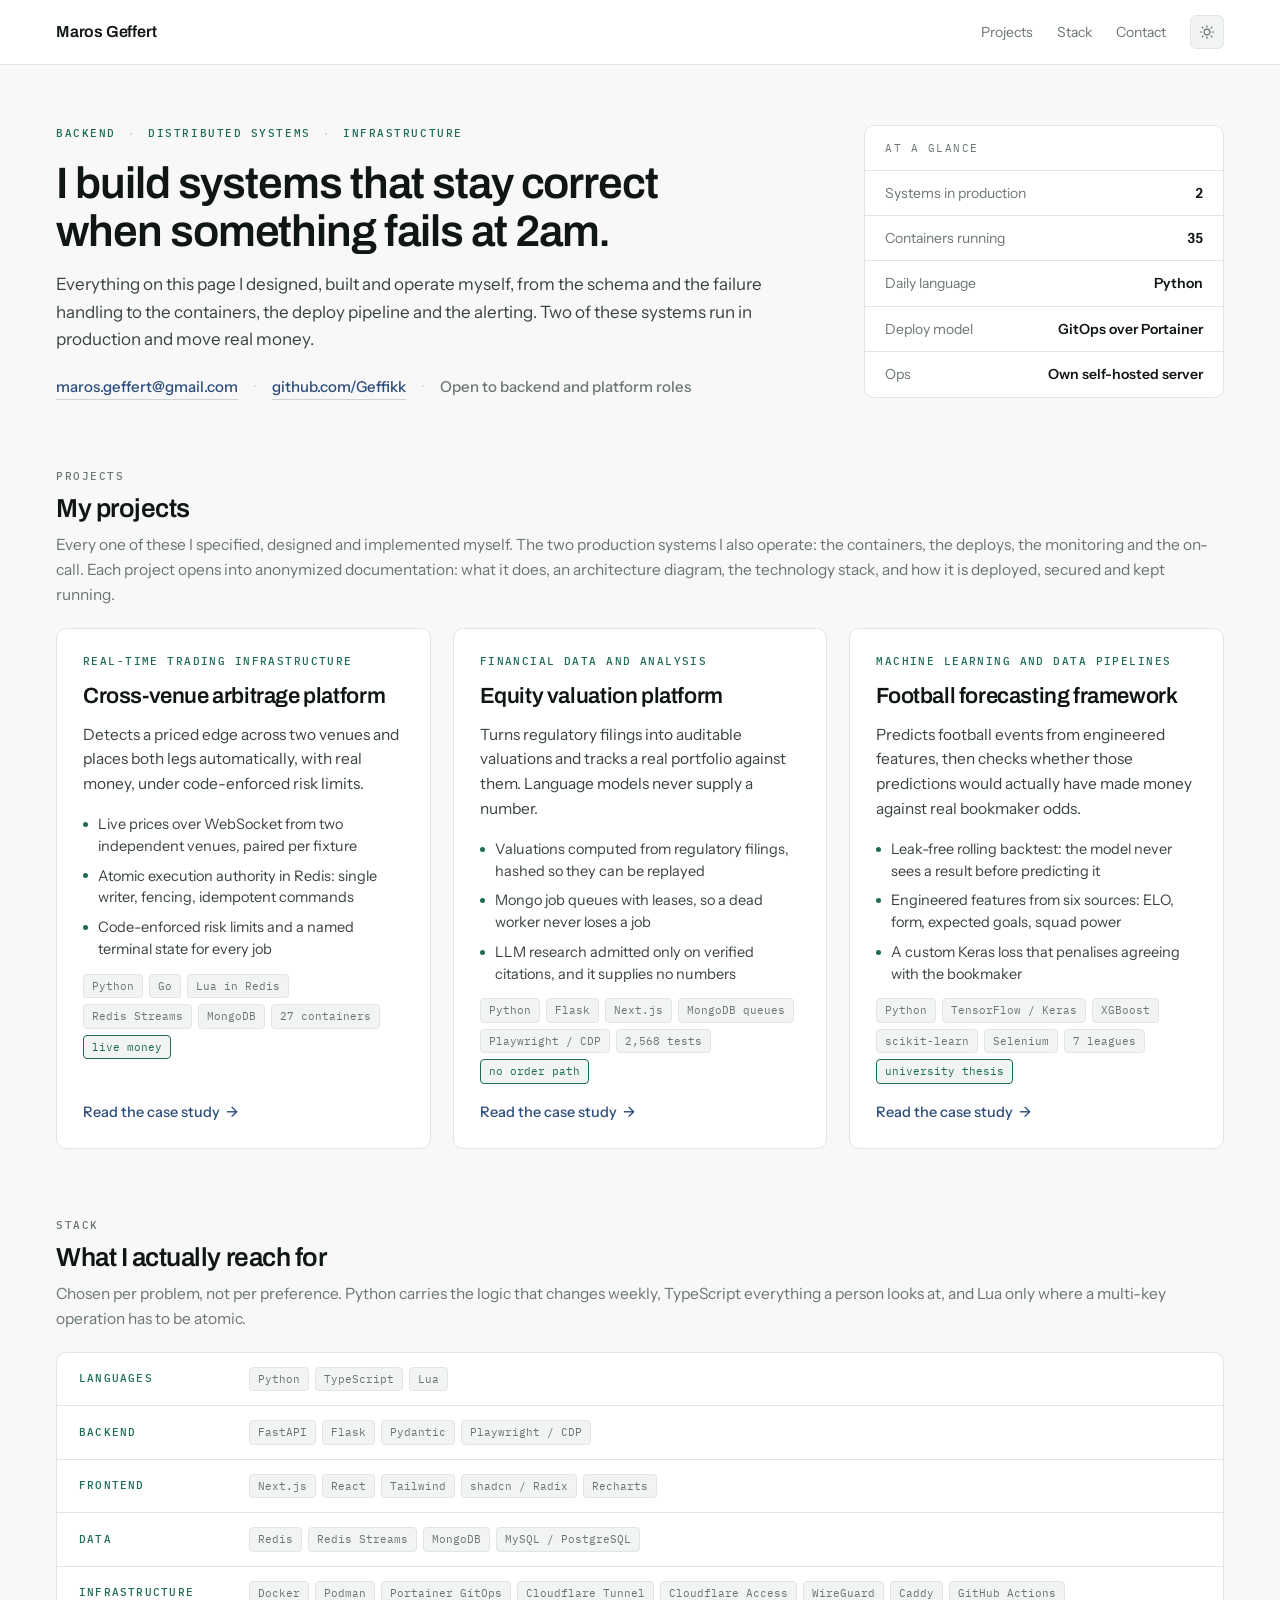
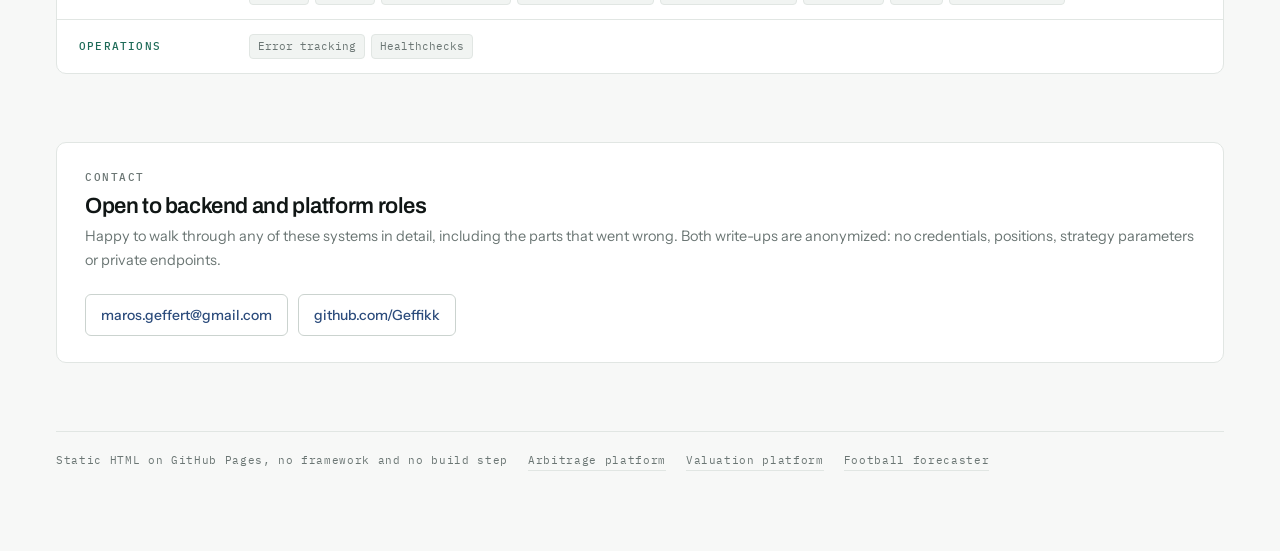
<file: index.html>
<!doctype html>
<html lang="en">
<head>
<meta charset="utf-8">
<meta name="viewport" content="width=device-width, initial-scale=1">
<title>Maros Geffert - Engineering Portfolio</title>
<meta name="description" content="Backend and platform engineer. Systems designed, built and operated end to end, alone: real-time trading infrastructure, an auditable equity valuation platform and a football forecasting framework.">
<link rel="preconnect" href="https://fonts.googleapis.com">
<link rel="preconnect" href="https://fonts.gstatic.com" crossorigin>
<link rel="stylesheet" href="https://fonts.googleapis.com/css2?family=Archivo:wght@500;600;700&family=Instrument+Sans:wght@400;500;600&family=IBM+Plex+Mono:wght@400;500&display=swap">
<link rel="stylesheet" href="assets/site.css?v=11">
<script src="assets/theme.js?v=11"></script>
<script src="assets/tooltip.js?v=11"></script>
</head>
<body>

<header class="sitebar">
  <div class="inner">
    <a class="brand" href="./">Maros Geffert</a>
    <div class="right">
      <nav>
        <a href="#projects">Projects</a>
        <a href="#stack">Stack</a>
        <a href="#contact">Contact</a>
      </nav>
      <button class="themetoggle" type="button" data-theme-toggle aria-label="Switch theme">
        <svg class="tl-sun" viewBox="0 0 24 24" fill="none" stroke="currentColor" stroke-width="1.8" stroke-linecap="round" aria-hidden="true">
          <circle cx="12" cy="12" r="4.2"/>
          <path d="M12 2.6v2.2M12 19.2v2.2M4.2 12H2M22 12h-2.2M6.1 6.1 4.6 4.6M19.4 19.4l-1.5-1.5M17.9 6.1l1.5-1.5M4.6 19.4l1.5-1.5"/>
        </svg>
        <svg class="tl-moon" viewBox="0 0 24 24" fill="none" stroke="currentColor" stroke-width="1.8" stroke-linecap="round" stroke-linejoin="round" aria-hidden="true" style="display:none">
          <path d="M20.5 14.3A8.5 8.5 0 0 1 9.7 3.5a8.5 8.5 0 1 0 10.8 10.8z"/>
        </svg>
      </button>
    </div>
  </div>
</header>

<main class="wrap">

  <section class="hero">
    <div class="hero-copy">
      <div class="kicker">
        <span>Backend</span><span class="sep">·</span>
        <span>Distributed systems</span><span class="sep">·</span>
        <span>Infrastructure</span>
      </div>
      <h1>I build systems that stay correct when something fails at 2am.</h1>
      <p class="lede">
        Everything on this page I designed, built and operate myself, from the schema and the
        failure handling to the containers, the deploy pipeline and the alerting. Two of these
        systems run in production and move real money.
      </p>
      <div class="hero-links">
        <a href="mailto:maros.geffert@gmail.com">maros.geffert@gmail.com</a>
        <span class="dot">·</span>
        <a href="https://github.com/Geffikk">github.com/Geffikk</a>
        <span class="dot">·</span>
        <span class="plain">Open to backend and platform roles</span>
      </div>
    </div>

    <div class="datacard">
      <div class="head">At a glance</div>
      <dl>
        <div class="row"><dt>Systems in production</dt><dd>2</dd></div>
        <div class="row"><dt>Containers running</dt><dd>35</dd></div>
        <div class="row"><dt>Daily language</dt><dd>Python</dd></div>
        <div class="row"><dt>Deploy model</dt><dd>GitOps over Portainer</dd></div>
        <div class="row"><dt>Ops</dt><dd>Own self-hosted server</dd></div>
      </dl>
    </div>
  </section>

  <section class="sec" id="projects">
    <div class="sechead">
      <div class="eyebrow">Projects</div>
      <h2>My projects</h2>
      <p class="intro">
        Every one of these I specified, designed and implemented myself. The two production
        systems I also operate: the containers, the deploys, the monitoring and the on-call.
        Each project opens into anonymized documentation: what it does, an architecture diagram,
        the technology stack, and how it is deployed, secured and kept running.
      </p>
    </div>

    <div class="projects">
      <a class="card" href="buco-arbitrage/">
        <span class="ptag">Real-time trading infrastructure</span>
        <h3>Cross-venue arbitrage platform</h3>
        <p>
          Detects a priced edge across two venues and places both legs automatically, with real
          money, under code-enforced risk limits.
        </p>
        <ul class="bullets">
          <li>Live prices over WebSocket from two independent venues, paired per fixture</li>
          <li>Atomic execution authority in Redis: single writer, fencing, idempotent commands</li>
          <li>Code-enforced risk limits and a named terminal state for every job</li>
        </ul>
        <div class="chips">
          <span class="chip">Python</span><span class="chip">Go</span>
          <span class="chip">Lua in Redis</span><span class="chip">Redis Streams</span>
          <span class="chip">MongoDB</span><span class="chip">27 containers</span>
          <span class="chip hot">live money</span>
        </div>
        <span class="more">Read the case study &nbsp;&rarr;</span>
      </a>

      <a class="card" href="buco-stock/">
        <span class="ptag">Financial data and analysis</span>
        <h3>Equity valuation platform</h3>
        <p>
          Turns regulatory filings into auditable valuations and tracks a real portfolio against
          them. Language models never supply a number.
        </p>
        <ul class="bullets">
          <li>Valuations computed from regulatory filings, hashed so they can be replayed</li>
          <li>Mongo job queues with leases, so a dead worker never loses a job</li>
          <li>LLM research admitted only on verified citations, and it supplies no numbers</li>
        </ul>
        <div class="chips">
          <span class="chip">Python</span><span class="chip">Flask</span>
          <span class="chip">Next.js</span><span class="chip">MongoDB queues</span>
          <span class="chip">Playwright / CDP</span><span class="chip">2,568 tests</span>
          <span class="chip hot">no order path</span>
        </div>
        <span class="more">Read the case study &nbsp;&rarr;</span>
      </a>

      <a class="card" href="buco-forecaster/">
        <span class="ptag">Machine learning and data pipelines</span>
        <h3>Football forecasting framework</h3>
        <p>
          Predicts football events from engineered features, then checks whether those
          predictions would actually have made money against real bookmaker odds.
        </p>
        <ul class="bullets">
          <li>Leak-free rolling backtest: the model never sees a result before predicting it</li>
          <li>Engineered features from six sources: ELO, form, expected goals, squad power</li>
          <li>A custom Keras loss that penalises agreeing with the bookmaker</li>
        </ul>
        <div class="chips">
          <span class="chip">Python</span><span class="chip">TensorFlow / Keras</span>
          <span class="chip">XGBoost</span><span class="chip">scikit-learn</span>
          <span class="chip">Selenium</span><span class="chip">7 leagues</span>
          <span class="chip hot">university thesis</span>
        </div>
        <span class="more">Read the case study &nbsp;&rarr;</span>
      </a>
    </div>
  </section>

  <section class="sec" id="stack">
    <div class="sechead">
      <div class="eyebrow">Stack</div>
      <h2>What I actually reach for</h2>
      <p class="intro">
        Chosen per problem, not per preference. Python carries the logic that changes weekly,
        TypeScript everything a person looks at, and Lua only where a multi-key operation has to
        be atomic.
      </p>
    </div>

    <div class="stacktable">
      <div class="stackrow">
        <span class="lab">Languages</span>
        <div class="chips">
          <span class="chip">Python</span>
          <span class="chip">TypeScript</span>
          <span class="chip">Lua</span>
        </div>
      </div>
      <div class="stackrow">
        <span class="lab">Backend</span>
        <div class="chips">
          <span class="chip">FastAPI</span>
          <span class="chip">Flask</span>
          <span class="chip">Pydantic</span>
          <span class="chip">Playwright / CDP</span>
        </div>
      </div>
      <div class="stackrow">
        <span class="lab">Frontend</span>
        <div class="chips">
          <span class="chip">Next.js</span>
          <span class="chip">React</span>
          <span class="chip">Tailwind</span>
          <span class="chip">shadcn / Radix</span>
          <span class="chip">Recharts</span>
        </div>
      </div>
      <div class="stackrow">
        <span class="lab">Data</span>
        <div class="chips">
          <span class="chip">Redis</span>
          <span class="chip">Redis Streams</span>
          <span class="chip">MongoDB</span>
          <span class="chip">MySQL / PostgreSQL</span>
        </div>
      </div>
      <div class="stackrow">
        <span class="lab">Infrastructure</span>
        <div class="chips">
          <span class="chip">Docker</span>
          <span class="chip">Podman</span>
          <span class="chip">Portainer GitOps</span>
          <span class="chip">Cloudflare Tunnel</span>
          <span class="chip">Cloudflare Access</span>
          <span class="chip">WireGuard</span>
          <span class="chip">Caddy</span>
          <span class="chip">GitHub Actions</span>
        </div>
      </div>
      <div class="stackrow">
        <span class="lab">Operations</span>
        <div class="chips">
          <span class="chip">Error tracking</span>
          <span class="chip">Healthchecks</span>
        </div>
      </div>
    </div>
  </section>

  <section class="sec" id="contact">
    <div class="contact">
      <div class="copy">
        <div class="eyebrow">Contact</div>
        <h2>Open to backend and platform roles</h2>
        <p class="sub">
          Happy to walk through any of these systems in detail, including the parts that went
          wrong. Both write-ups are anonymized: no credentials, positions, strategy parameters or
          private endpoints.
        </p>
      </div>
      <div class="btnrow">
        <a class="btn" href="mailto:maros.geffert@gmail.com">maros.geffert@gmail.com</a>
        <a class="btn" href="https://github.com/Geffikk">github.com/Geffikk</a>
      </div>
    </div>
  </section>

  <div class="footer">
    <span>Static HTML on GitHub Pages, no framework and no build step</span>
    <a href="buco-arbitrage/">Arbitrage platform</a>
    <a href="buco-stock/">Valuation platform</a>
    <a href="buco-forecaster/">Football forecaster</a>
  </div>

</main>

</body>
</html>
</file>
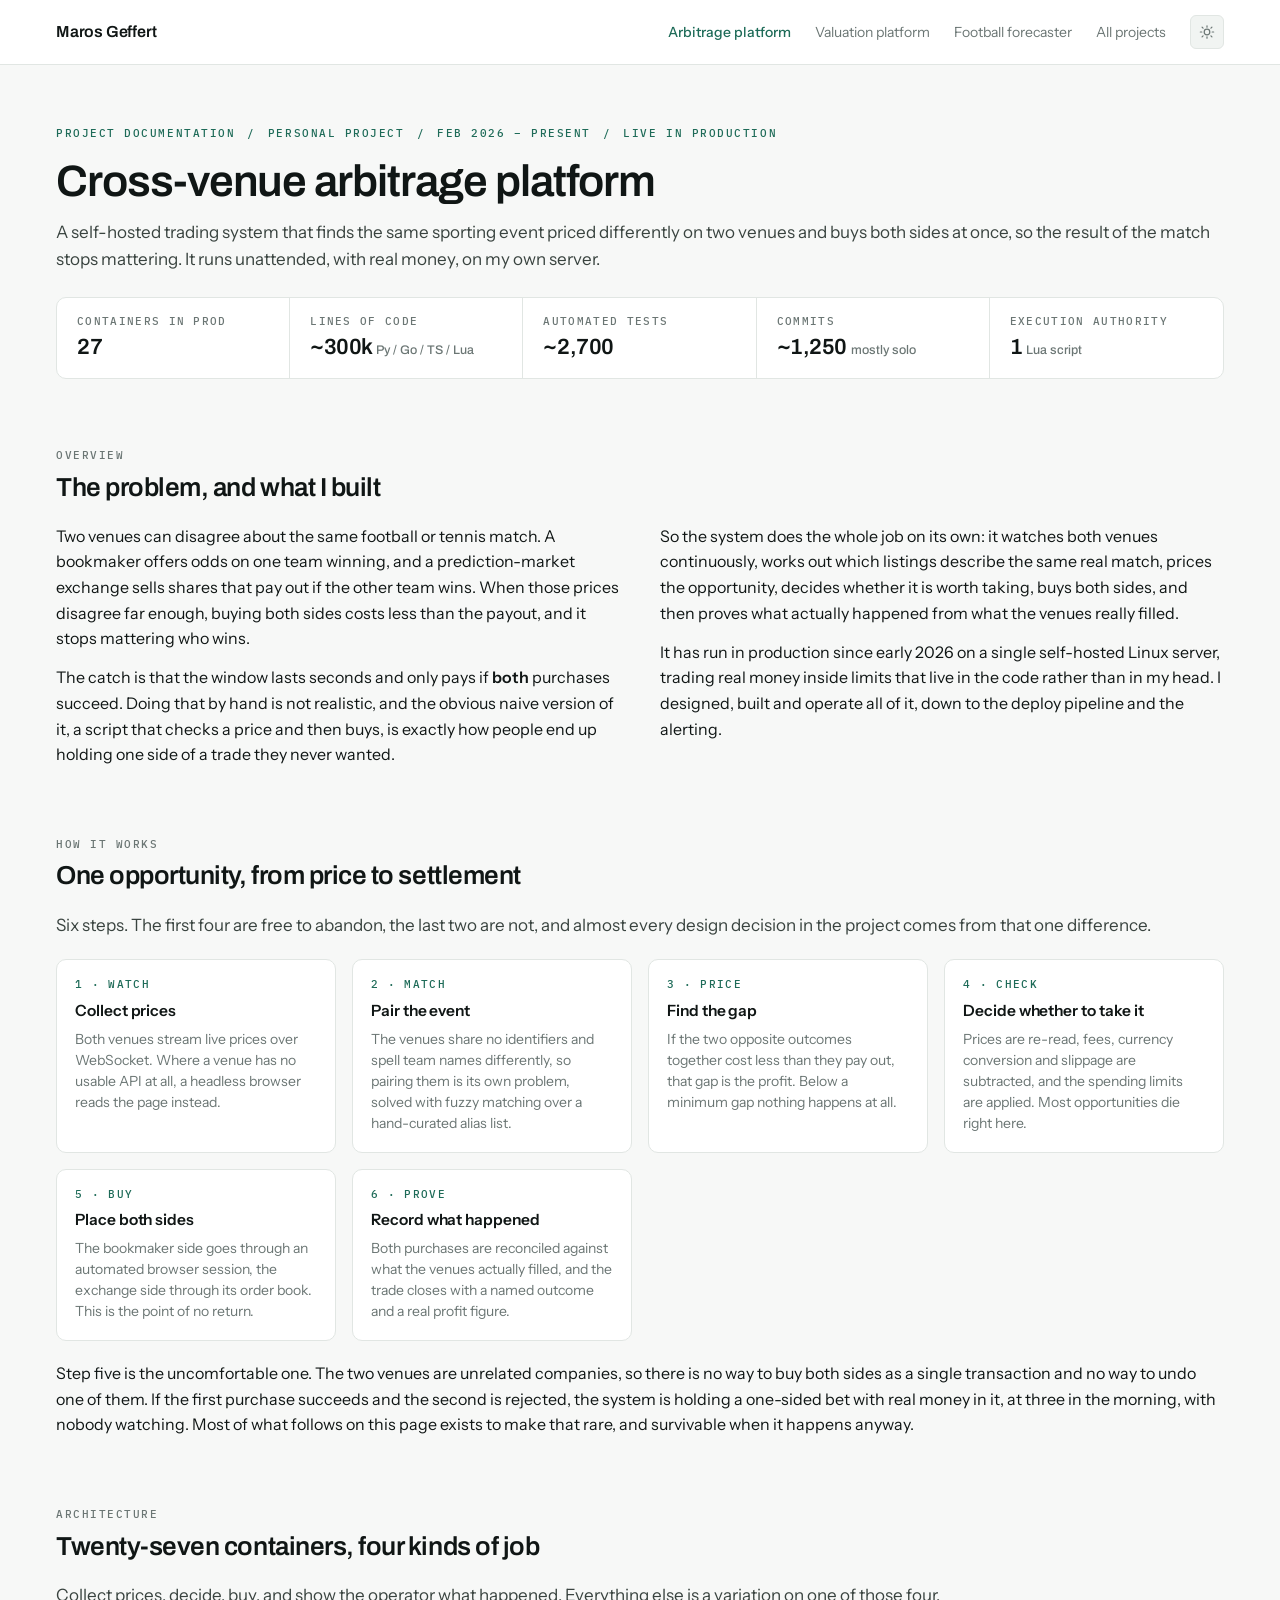
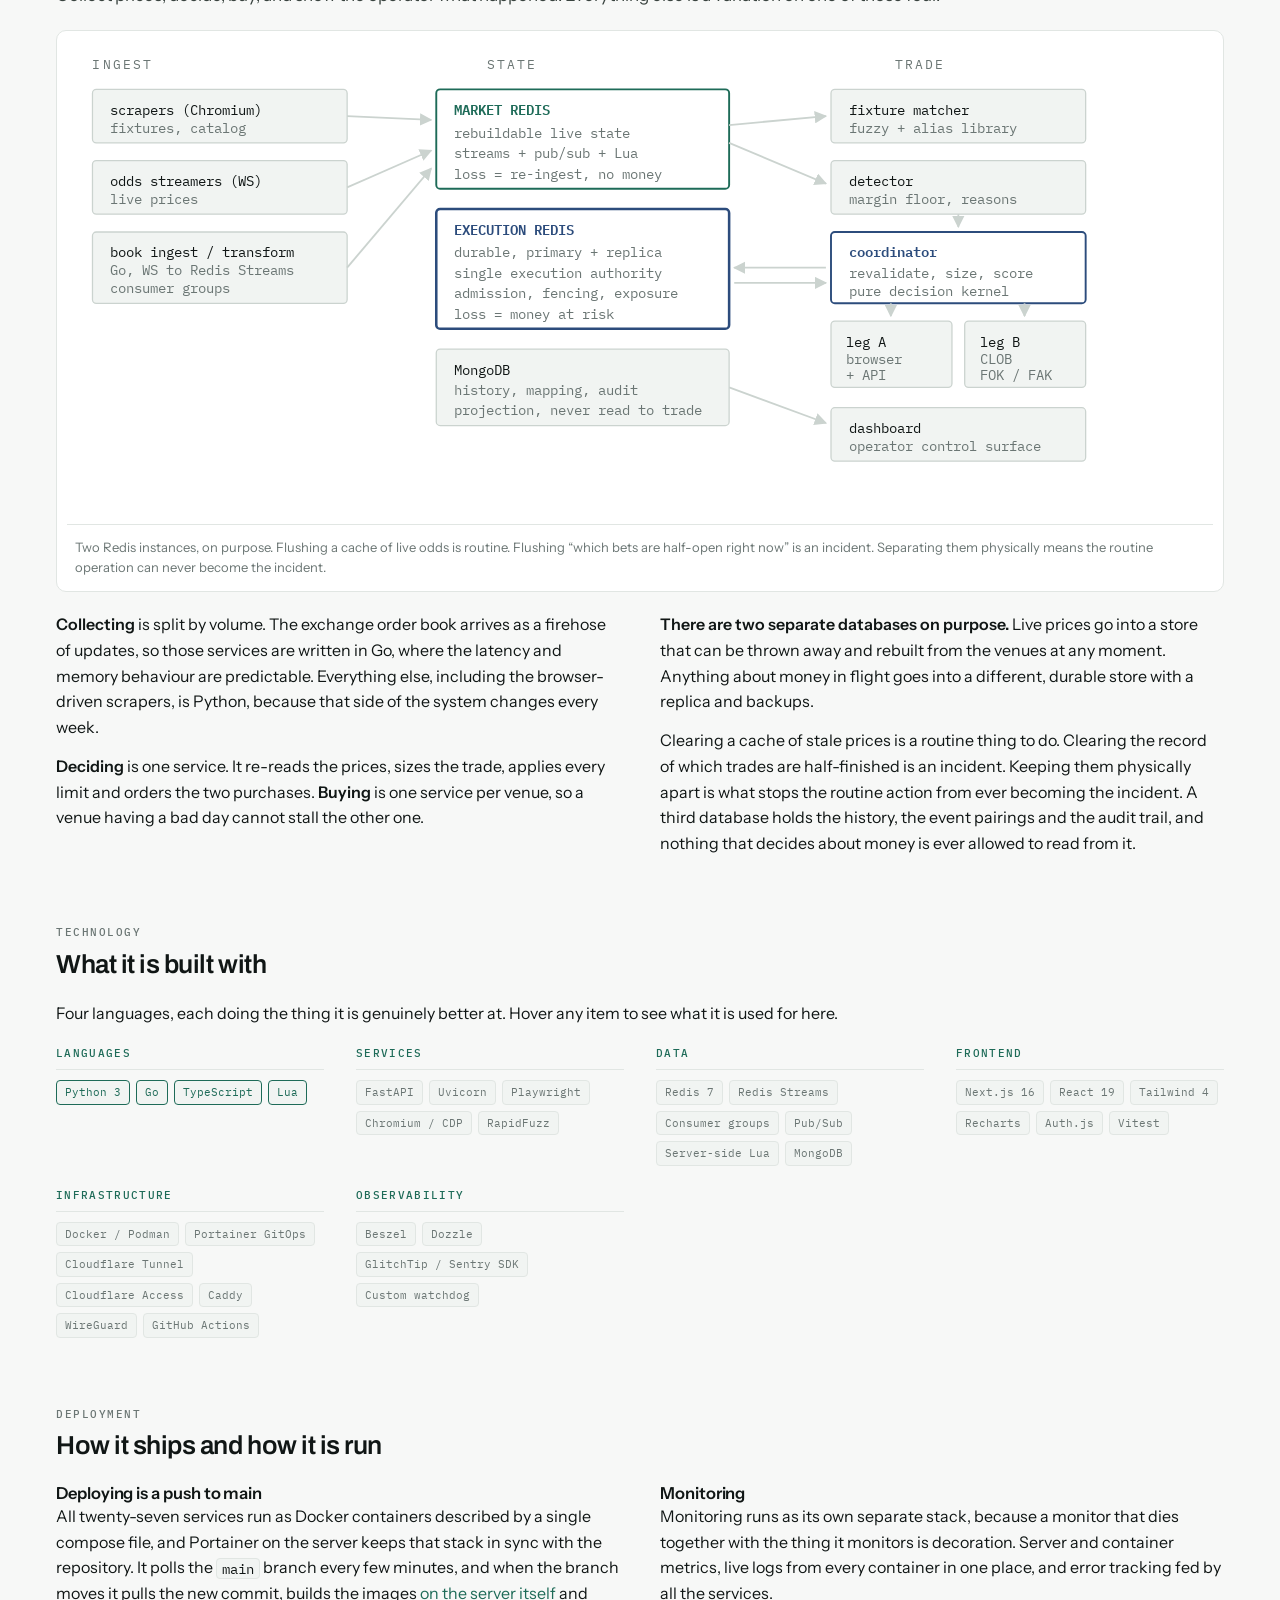
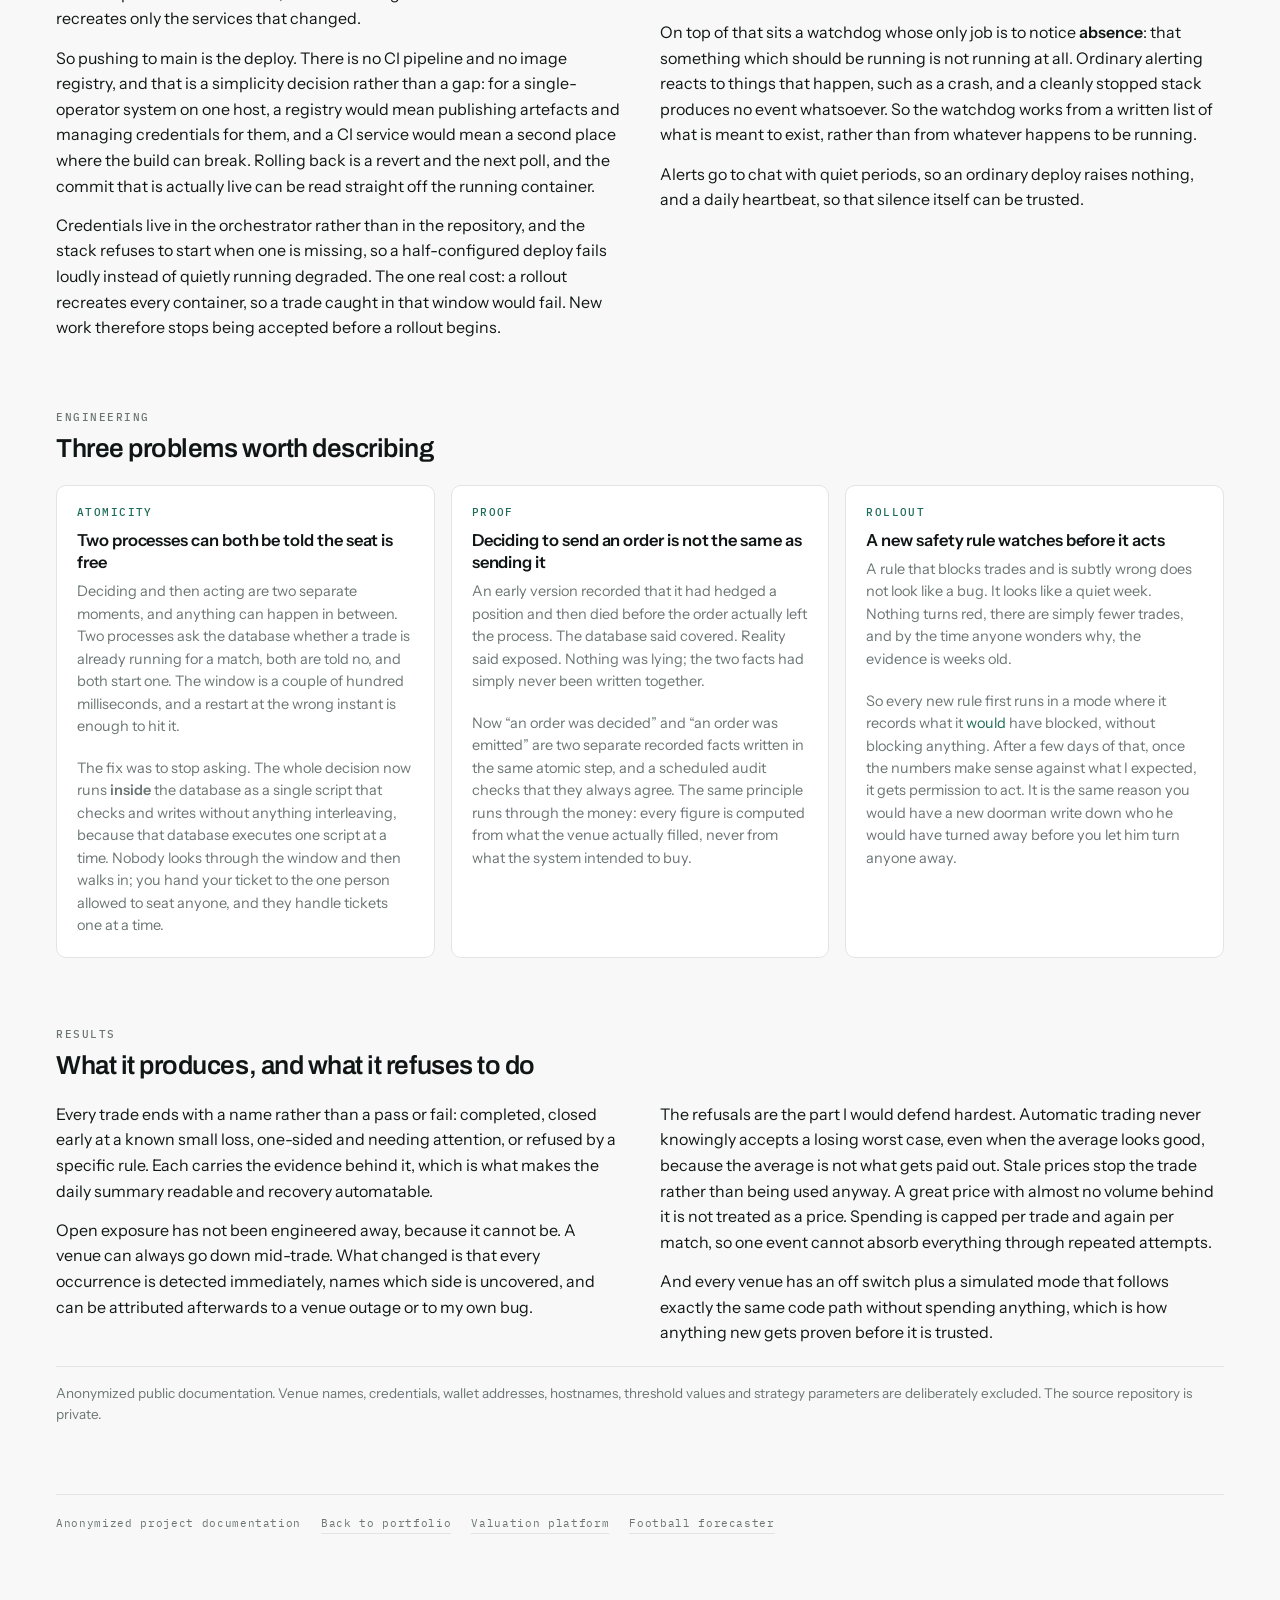
<file: buco-arbitrage/index.html>
<!doctype html>
<html lang="en">
<head>
<meta charset="utf-8">
<meta name="viewport" content="width=device-width, initial-scale=1">
<title>Cross-Venue Arbitrage Platform</title>
<meta name="description" content="Anonymized documentation for a production cross-venue arbitrage platform: what it does, architecture, execution model, risk limits, stack, deployment and operations.">
<link rel="preconnect" href="https://fonts.googleapis.com">
<link rel="preconnect" href="https://fonts.gstatic.com" crossorigin>
<link rel="stylesheet" href="https://fonts.googleapis.com/css2?family=Archivo:wght@500;600;700&family=Instrument+Sans:wght@400;500;600&family=IBM+Plex+Mono:wght@400;500&display=swap">
<link rel="stylesheet" href="../assets/site.css?v=11">
<script src="../assets/theme.js?v=11"></script>
<script src="../assets/tooltip.js?v=11"></script>
</head>
<body>

<header class="sitebar">
  <div class="inner">
    <a class="brand" href="../">Maros Geffert</a>
    <div class="right">
      <nav>
        <a href="../buco-arbitrage/" aria-current="page">Arbitrage platform</a>
        <a href="../buco-stock/">Valuation platform</a>
        <a href="../buco-forecaster/">Football forecaster</a>
        <a href="../">All projects</a>
      </nav>
      <button class="themetoggle" type="button" data-theme-toggle aria-label="Switch theme">
        <svg class="tl-sun" viewBox="0 0 24 24" fill="none" stroke="currentColor" stroke-width="1.8" stroke-linecap="round" aria-hidden="true">
          <circle cx="12" cy="12" r="4.2"/>
          <path d="M12 2.6v2.2M12 19.2v2.2M4.2 12H2M22 12h-2.2M6.1 6.1 4.6 4.6M19.4 19.4l-1.5-1.5M17.9 6.1l1.5-1.5M4.6 19.4l1.5-1.5"/>
        </svg>
        <svg class="tl-moon" viewBox="0 0 24 24" fill="none" stroke="currentColor" stroke-width="1.8" stroke-linecap="round" stroke-linejoin="round" aria-hidden="true" style="display:none">
          <path d="M20.5 14.3A8.5 8.5 0 0 1 9.7 3.5a8.5 8.5 0 1 0 10.8 10.8z"/>
        </svg>
      </button>
    </div>
  </div>
</header>

<div class="wrap">

  <header class="mast">
    <div class="kicker">
      <span>Project documentation</span><span>/</span>
      <span>Personal project</span><span>/</span>
      <span>Feb 2026 &ndash; present</span><span>/</span>
      <b>Live in production</b>
    </div>
    <h1>Cross-venue arbitrage platform</h1>
    <p class="standfirst">
      A self-hosted trading system that finds the same sporting event priced differently on two
      venues and buys both sides at once, so the result of the match stops mattering. It runs
      unattended, with real money, on my own server.
    </p>
  </header>

  <dl class="specs">
    <div class="spec"><dt>Containers in prod</dt><dd>27</dd></div>
    <div class="spec"><dt>Lines of code</dt><dd>~300k <small>Py / Go / TS / Lua</small></dd></div>
    <div class="spec"><dt>Automated tests</dt><dd>~2,700</dd></div>
    <div class="spec"><dt>Commits</dt><dd>~1,250 <small>mostly solo</small></dd></div>
    <div class="spec"><dt>Execution authority</dt><dd>1 <small>Lua script</small></dd></div>
  </dl>

  <section>
    <div class="eyebrow">Overview</div>
    <h2>The problem, and what I built</h2>

    <div class="twocol">
      <div>
        <p>
          Two venues can disagree about the same football or tennis match. A bookmaker offers odds
          on one team winning, and a prediction-market exchange sells shares that pay out if the
          other team wins. When those prices disagree far enough, buying both sides costs less than
          the payout, and it stops mattering who wins.
        </p>
        <p>
          The catch is that the window lasts seconds and only pays if <strong>both</strong>
          purchases succeed. Doing that by hand is not realistic, and the obvious naive version of
          it, a script that checks a price and then buys, is exactly how people end up holding one
          side of a trade they never wanted.
        </p>
      </div>
      <div>
        <p>
          So the system does the whole job on its own: it watches both venues continuously, works
          out which listings describe the same real match, prices the opportunity, decides whether
          it is worth taking, buys both sides, and then proves what actually happened from what the
          venues really filled.
        </p>
        <p>
          It has run in production since early 2026 on a single self-hosted Linux server, trading
          real money inside limits that live in the code rather than in my head. I designed, built
          and operate all of it, down to the deploy pipeline and the alerting.
        </p>
      </div>
    </div>
  </section>

  <section>
    <div class="eyebrow">How it works</div>
    <h2>One opportunity, from price to settlement</h2>

    <p class="lede">
      Six steps. The first four are free to abandon, the last two are not, and almost every design
      decision in the project comes from that one difference.
    </p>

    <div class="pipeline">
      <div class="step">
        <span class="n">1 &middot; WATCH</span>
        <h3>Collect prices</h3>
        <p>Both venues stream live prices over WebSocket. Where a venue has no usable API at all, a headless browser reads the page instead.</p>
      </div>
      <div class="step">
        <span class="n">2 &middot; MATCH</span>
        <h3>Pair the event</h3>
        <p>The venues share no identifiers and spell team names differently, so pairing them is its own problem, solved with fuzzy matching over a hand-curated alias list.</p>
      </div>
      <div class="step">
        <span class="n">3 &middot; PRICE</span>
        <h3>Find the gap</h3>
        <p>If the two opposite outcomes together cost less than they pay out, that gap is the profit. Below a minimum gap nothing happens at all.</p>
      </div>
      <div class="step">
        <span class="n">4 &middot; CHECK</span>
        <h3>Decide whether to take it</h3>
        <p>Prices are re-read, fees, currency conversion and slippage are subtracted, and the spending limits are applied. Most opportunities die right here.</p>
      </div>
      <div class="step">
        <span class="n">5 &middot; BUY</span>
        <h3>Place both sides</h3>
        <p>The bookmaker side goes through an automated browser session, the exchange side through its order book. This is the point of no return.</p>
      </div>
      <div class="step">
        <span class="n">6 &middot; PROVE</span>
        <h3>Record what happened</h3>
        <p>Both purchases are reconciled against what the venues actually filled, and the trade closes with a named outcome and a real profit figure.</p>
      </div>
    </div>

    <p>
      Step five is the uncomfortable one. The two venues are unrelated companies, so there is no way
      to buy both sides as a single transaction and no way to undo one of them. If the first
      purchase succeeds and the second is rejected, the system is holding a one-sided bet with real
      money in it, at three in the morning, with nobody watching. Most of what follows on this page
      exists to make that rare, and survivable when it happens anyway.
    </p>
  </section>

  <section>
    <div class="eyebrow">Architecture</div>
    <h2>Twenty-seven containers, four kinds of job</h2>

    <p class="lede">
      Collect prices, decide, buy, and show the operator what happened. Everything else is a
      variation on one of those four.
    </p>

    <figure class="figure">
      <svg viewBox="0 0 900 372" role="img" aria-label="Architecture: ingestion services write to Market Redis, the detector feeds the coordinator, which owns Execution Redis as the single execution authority driving two executors.">
        <defs>
          <marker id="ar" viewBox="0 0 10 10" refX="9" refY="5" markerWidth="7" markerHeight="7" orient="auto-start-reverse">
            <path d="M0,0 L10,5 L0,10 z"/>
          </marker>
        </defs>
        <g>

          <!-- column labels -->
          <g class="collabels">
            <text class="col" x="20" y="22">INGEST</text>
            <text class="col" x="330" y="22">STATE</text>
            <text class="col" x="650" y="22">TRADE</text>
          </g>

          <!-- ingest boxes -->
          <g>
            <rect x="20" y="38" width="200" height="42"/>
            <text x="34" y="58">scrapers (Chromium)</text>
            <text x="34" y="72" class="m">fixtures, catalog</text>

            <rect x="20" y="94" width="200" height="42"/>
            <text x="34" y="114">odds streamers (WS)</text>
            <text x="34" y="128" class="m">live prices</text>

            <rect x="20" y="150" width="200" height="56"/>
            <text x="34" y="170">book ingest / transform</text>
            <text x="34" y="184" class="m">Go, WS to Redis Streams</text>
            <text x="34" y="198" class="m">consumer groups</text>
          </g>

          <!-- state -->
          <rect x="290" y="38" width="230" height="78" class="mkt"/>
          <text x="304" y="58" class="hb">MARKET REDIS</text>
          <text x="304" y="76" class="m">rebuildable live state</text>
          <text x="304" y="92" class="m">streams + pub/sub + Lua</text>
          <text x="304" y="108" class="m">loss = re-ingest, no money</text>

          <rect x="290" y="132" width="230" height="94" class="exe"/>
          <text x="304" y="152" class="ha">EXECUTION REDIS</text>
          <text x="304" y="170" class="m">durable, primary + replica</text>
          <text x="304" y="186" class="m">single execution authority</text>
          <text x="304" y="202" class="m">admission, fencing, exposure</text>
          <text x="304" y="218" class="m">loss = money at risk</text>

          <rect x="290" y="242" width="230" height="60"/>
          <text x="304" y="262">MongoDB</text>
          <text x="304" y="278" class="m">history, mapping, audit</text>
          <text x="304" y="294" class="m">projection, never read to trade</text>

          <!-- trade -->
          <rect x="600" y="38" width="200" height="42"/>
          <text x="614" y="58">fixture matcher</text>
          <text x="614" y="72" class="m">fuzzy + alias library</text>

          <rect x="600" y="94" width="200" height="42"/>
          <text x="614" y="114">detector</text>
          <text x="614" y="128" class="m">margin floor, reasons</text>

          <rect x="600" y="150" width="200" height="56" class="coord"/>
          <text x="614" y="170" class="ha">coordinator</text>
          <text x="614" y="186" class="m">revalidate, size, score</text>
          <text x="614" y="200" class="m">pure decision kernel</text>

          <rect x="600" y="220" width="95" height="52"/>
          <text x="612" y="240">leg A</text>
          <text x="612" y="254" class="m">browser</text>
          <text x="612" y="266" class="m">+ API</text>

          <rect x="705" y="220" width="95" height="52"/>
          <text x="717" y="240">leg B</text>
          <text x="717" y="254" class="m">CLOB</text>
          <text x="717" y="266" class="m">FOK / FAK</text>

          <rect x="600" y="288" width="200" height="42"/>
          <text x="614" y="308">dashboard</text>
          <text x="614" y="322" class="m">operator control surface</text>

          <!-- arrows -->
          <g class="flow" marker-end="url(#ar)">
            <path d="M220,59 L286,62"/>
            <path d="M220,115 L286,86"/>
            <path d="M220,178 L286,100"/>
            <path d="M520,66 L596,59"/>
            <path d="M520,80 L596,112"/>
            <path d="M700,136 L700,146"/>
            <path d="M596,178 L524,178"/>
            <path d="M524,190 L596,190"/>
            <path d="M647,206 L647,216"/>
            <path d="M752,206 L752,216"/>
            <path d="M520,272 L596,300"/>
          </g>
        </g>
      </svg>
      <figcaption>
        Two Redis instances, on purpose. Flushing a cache of live odds is routine. Flushing
        &ldquo;which bets are half-open right now&rdquo; is an incident. Separating them physically means
        the routine operation can never become the incident.
      </figcaption>
    </figure>

    <div class="twocol">
      <div>
        <p>
          <strong>Collecting</strong> is split by volume. The exchange order book arrives as a
          firehose of updates, so those services are written in Go, where the latency and memory
          behaviour are predictable. Everything else, including the browser-driven scrapers, is
          Python, because that side of the system changes every week.
        </p>
        <p>
          <strong>Deciding</strong> is one service. It re-reads the prices, sizes the trade, applies
          every limit and orders the two purchases. <strong>Buying</strong> is one service per
          venue, so a venue having a bad day cannot stall the other one.
        </p>
      </div>
      <div>
        <p>
          <strong>There are two separate databases on purpose.</strong> Live prices go into a store
          that can be thrown away and rebuilt from the venues at any moment. Anything about money in
          flight goes into a different, durable store with a replica and backups.
        </p>
        <p>
          Clearing a cache of stale prices is a routine thing to do. Clearing the record of which
          trades are half-finished is an incident. Keeping them physically apart is what stops the
          routine action from ever becoming the incident. A third database holds the history, the
          event pairings and the audit trail, and nothing that decides about money is ever allowed
          to read from it.
        </p>
      </div>
    </div>
  </section>

  <section>
    <div class="eyebrow">Technology</div>
    <h2>What it is built with</h2>

    <p class="intro">
      Four languages, each doing the thing it is genuinely better at. Hover any item to see what it
      is used for here.
    </p>

    <div class="stackgrid">
      <div class="stackgroup">
        <h3>Languages</h3>
        <div class="chips">
          <span class="chip hot" data-tip="Detector, coordinator, executors and every scraper. Fastest to change when the trading logic changes weekly.">Python 3</span>
          <span class="chip hot" data-tip="The order-book ingest and transform services. Sustained WebSocket fan-in with predictable latency and memory.">Go</span>
          <span class="chip hot" data-tip="The operator dashboard, over a job schema that keeps changing shape.">TypeScript</span>
          <span class="chip hot" data-tip="Runs server-side inside Redis, the only place a multi-key check-and-write is atomic.">Lua</span>
        </div>
      </div>
      <div class="stackgroup">
        <h3>Services</h3>
        <div class="chips">
          <span class="chip" data-tip="Internal control APIs and the health endpoint every service exposes.">FastAPI</span>
          <span class="chip" data-tip="The ASGI server the FastAPI services run on.">Uvicorn</span>
          <span class="chip" data-tip="Drives the headless browsers that place bets where the venue has no trading API.">Playwright</span>
          <span class="chip" data-tip="Long-lived browser containers driven over the DevTools Protocol, with VNC for debugging.">Chromium / CDP</span>
          <span class="chip" data-tip="Fuzzy name matching that pairs the same fixture across venues sharing no identifiers.">RapidFuzz</span>
        </div>
      </div>
      <div class="stackgroup">
        <h3>Data</h3>
        <div class="chips">
          <span class="chip" data-tip="Two separate instances: rebuildable market state, and a durable execution authority.">Redis 7</span>
          <span class="chip" data-tip="Carries the order-book pipeline and the handoff from detector to coordinator.">Redis Streams</span>
          <span class="chip" data-tip="Let a restarted consumer resume from its pending entries instead of losing the window.">Consumer groups</span>
          <span class="chip" data-tip="Cheap fan-out for market discovery, where a lost message is repaired by the next reconcile.">Pub/Sub</span>
          <span class="chip" data-tip="The single writer of execution state: admission, fencing and command emission in one atomic step.">Server-side Lua</span>
          <span class="chip" data-tip="Durable history, fixture mapping, audit trail and the lagging job projection.">MongoDB</span>
        </div>
      </div>
      <div class="stackgroup">
        <h3>Frontend</h3>
        <div class="chips">
          <span class="chip" data-tip="App Router and server rendering for the operator dashboard.">Next.js 16</span>
          <span class="chip" data-tip="Component model behind the fixtures, execution and wallet screens.">React 19</span>
          <span class="chip" data-tip="Utility styling kept on design tokens rather than ad-hoc values.">Tailwind 4</span>
          <span class="chip" data-tip="Odds, latency and settlement charts, including the stage waterfall.">Recharts</span>
          <span class="chip" data-tip="Google OAuth bridged into one session, inside the zero-trust access proxy.">Auth.js</span>
          <span class="chip" data-tip="The dashboard test suite, 104 files.">Vitest</span>
        </div>
      </div>
      <div class="stackgroup">
        <h3>Infrastructure</h3>
        <div class="chips">
          <span class="chip" data-tip="Every service is a container. Rootless Podman on the production host.">Docker / Podman</span>
          <span class="chip" data-tip="Polls the repository and redeploys the stack. A merge to main is the deploy.">Portainer GitOps</span>
          <span class="chip" data-tip="The only public ingress. Outbound-only, so no port is open and no origin IP is published.">Cloudflare Tunnel</span>
          <span class="chip" data-tip="Identity allowlist in front of the dashboard, on top of the application login.">Cloudflare Access</span>
          <span class="chip" data-tip="Reverse proxy on a VPN-only address, with automatic certificates for internal tools.">Caddy</span>
          <span class="chip" data-tip="The operator path. Every admin tool is reachable over the VPN and nowhere else.">WireGuard</span>
          <span class="chip" data-tip="CI gates plus scheduled read-only audits against production data.">GitHub Actions</span>
        </div>
      </div>
      <div class="stackgroup">
        <h3>Observability</h3>
        <div class="chips">
          <span class="chip" data-tip="Host and per-container metrics with threshold alerting.">Beszel</span>
          <span class="chip" data-tip="Live logs for every container in one place, without SSH.">Dozzle</span>
          <span class="chip" data-tip="Self-hosted, Sentry-compatible error tracking fed by every service.">GlitchTip / Sentry SDK</span>
          <span class="chip" data-tip="Alerts on absence: something that should be running is not running at all.">Custom watchdog</span>
        </div>
      </div>
    </div>
  </section>

  <section>
    <div class="eyebrow">Deployment</div>
    <h2>How it ships and how it is run</h2>

    <div class="twocol">
      <div>
        <h3>Deploying is a push to main</h3>
        <p>
          All twenty-seven services run as Docker containers described by a single compose file,
          and Portainer on the server keeps that stack in sync with the repository. It polls the
          <code>main</code> branch every few minutes, and when the branch moves it pulls the new
          commit, builds the images <em>on the server itself</em> and recreates only the services
          that changed.
        </p>
        <p>
          So pushing to main is the deploy. There is no CI pipeline and no image registry, and that
          is a simplicity decision rather than a gap: for a single-operator system on one host, a
          registry would mean publishing artefacts and managing credentials for them, and a CI
          service would mean a second place where the build can break. Rolling back is a revert and
          the next poll, and the commit that is actually live can be read straight off the running
          container.
        </p>
        <p>
          Credentials live in the orchestrator rather than in the repository, and the stack refuses
          to start when one is missing, so a half-configured deploy fails loudly instead of quietly
          running degraded. The one real cost: a rollout recreates every container, so a trade
          caught in that window would fail. New work therefore stops being accepted before a
          rollout begins.
        </p>
      </div>
      <div>
        <h3>Monitoring</h3>
        <p>
          Monitoring runs as its own separate stack, because a monitor that dies together with the
          thing it monitors is decoration. Server and container metrics, live logs from every
          container in one place, and error tracking fed by all the services.
        </p>
        <p>
          On top of that sits a watchdog whose only job is to notice <strong>absence</strong>: that
          something which should be running is not running at all. Ordinary alerting reacts to
          things that happen, such as a crash, and a cleanly stopped stack produces no event
          whatsoever. So the watchdog works from a written list of what is meant to exist, rather
          than from whatever happens to be running.
        </p>
        <p>
          Alerts go to chat with quiet periods, so an ordinary deploy raises nothing, and a daily
          heartbeat, so that silence itself can be trusted.
        </p>
      </div>
    </div>
  </section>

  <section>
    <div class="eyebrow">Engineering</div>
    <h2>Three problems worth describing</h2>

    <div class="case">
      <div class="panel">
        <span class="tag">Atomicity</span>
        <h3>Two processes can both be told the seat is free</h3>
        <p>
          Deciding and then acting are two separate moments, and anything can happen in between.
          Two processes ask the database whether a trade is already running for a match, both are
          told no, and both start one. The window is a couple of hundred milliseconds, and a restart
          at the wrong instant is enough to hit it.
        </p>
        <p>
          The fix was to stop asking. The whole decision now runs <strong>inside</strong> the
          database as a single script that checks and writes without anything interleaving, because
          that database executes one script at a time. Nobody looks through the window and then
          walks in; you hand your ticket to the one person allowed to seat anyone, and they handle
          tickets one at a time.
        </p>
      </div>
      <div class="panel">
        <span class="tag">Proof</span>
        <h3>Deciding to send an order is not the same as sending it</h3>
        <p>
          An early version recorded that it had hedged a position and then died before the order
          actually left the process. The database said covered. Reality said exposed. Nothing was
          lying; the two facts had simply never been written together.
        </p>
        <p>
          Now &ldquo;an order was decided&rdquo; and &ldquo;an order was emitted&rdquo; are two
          separate recorded facts written in the same atomic step, and a scheduled audit checks that
          they always agree. The same principle runs through the money: every figure is computed
          from what the venue actually filled, never from what the system intended to buy.
        </p>
      </div>
      <div class="panel">
        <span class="tag">Rollout</span>
        <h3>A new safety rule watches before it acts</h3>
        <p>
          A rule that blocks trades and is subtly wrong does not look like a bug. It looks like a
          quiet week. Nothing turns red, there are simply fewer trades, and by the time anyone
          wonders why, the evidence is weeks old.
        </p>
        <p>
          So every new rule first runs in a mode where it records what it <em>would</em> have
          blocked, without blocking anything. After a few days of that, once the numbers make sense
          against what I expected, it gets permission to act. It is the same reason you would have a
          new doorman write down who he would have turned away before you let him turn anyone away.
        </p>
      </div>
    </div>
  </section>

  <section>
    <div class="eyebrow">Results</div>
    <h2>What it produces, and what it refuses to do</h2>

    <div class="twocol">
      <div>
        <p>
          Every trade ends with a name rather than a pass or fail: completed, closed early at a known
          small loss, one-sided and needing attention, or refused by a specific rule. Each carries
          the evidence behind it, which is what makes the daily summary readable and recovery
          automatable.
        </p>
        <p>
          Open exposure has not been engineered away, because it cannot be. A venue can always go
          down mid-trade. What changed is that every occurrence is detected immediately, names which
          side is uncovered, and can be attributed afterwards to a venue outage or to my own bug.
        </p>
      </div>
      <div>
        <p>
          The refusals are the part I would defend hardest. Automatic trading never knowingly accepts
          a losing worst case, even when the average looks good, because the average is not what gets
          paid out. Stale prices stop the trade rather than being used anyway. A great price with
          almost no volume behind it is not treated as a price. Spending is capped per trade and
          again per match, so one event cannot absorb everything through repeated attempts.
        </p>
        <p>
          And every venue has an off switch plus a simulated mode that follows exactly the same code
          path without spending anything, which is how anything new gets proven before it is trusted.
        </p>
      </div>
    </div>

    <p class="note">
      Anonymized public documentation. Venue names, credentials, wallet addresses, hostnames,
      threshold values and strategy parameters are deliberately excluded. The source repository is
      private.
    </p>
  </section>

  <div class="footer">
    <span>Anonymized project documentation</span>
    <a href="../">Back to portfolio</a>
    <a href="../buco-stock/">Valuation platform</a>
    <a href="../buco-forecaster/">Football forecaster</a>
  </div>


</div>

</body>
</html>
</file>
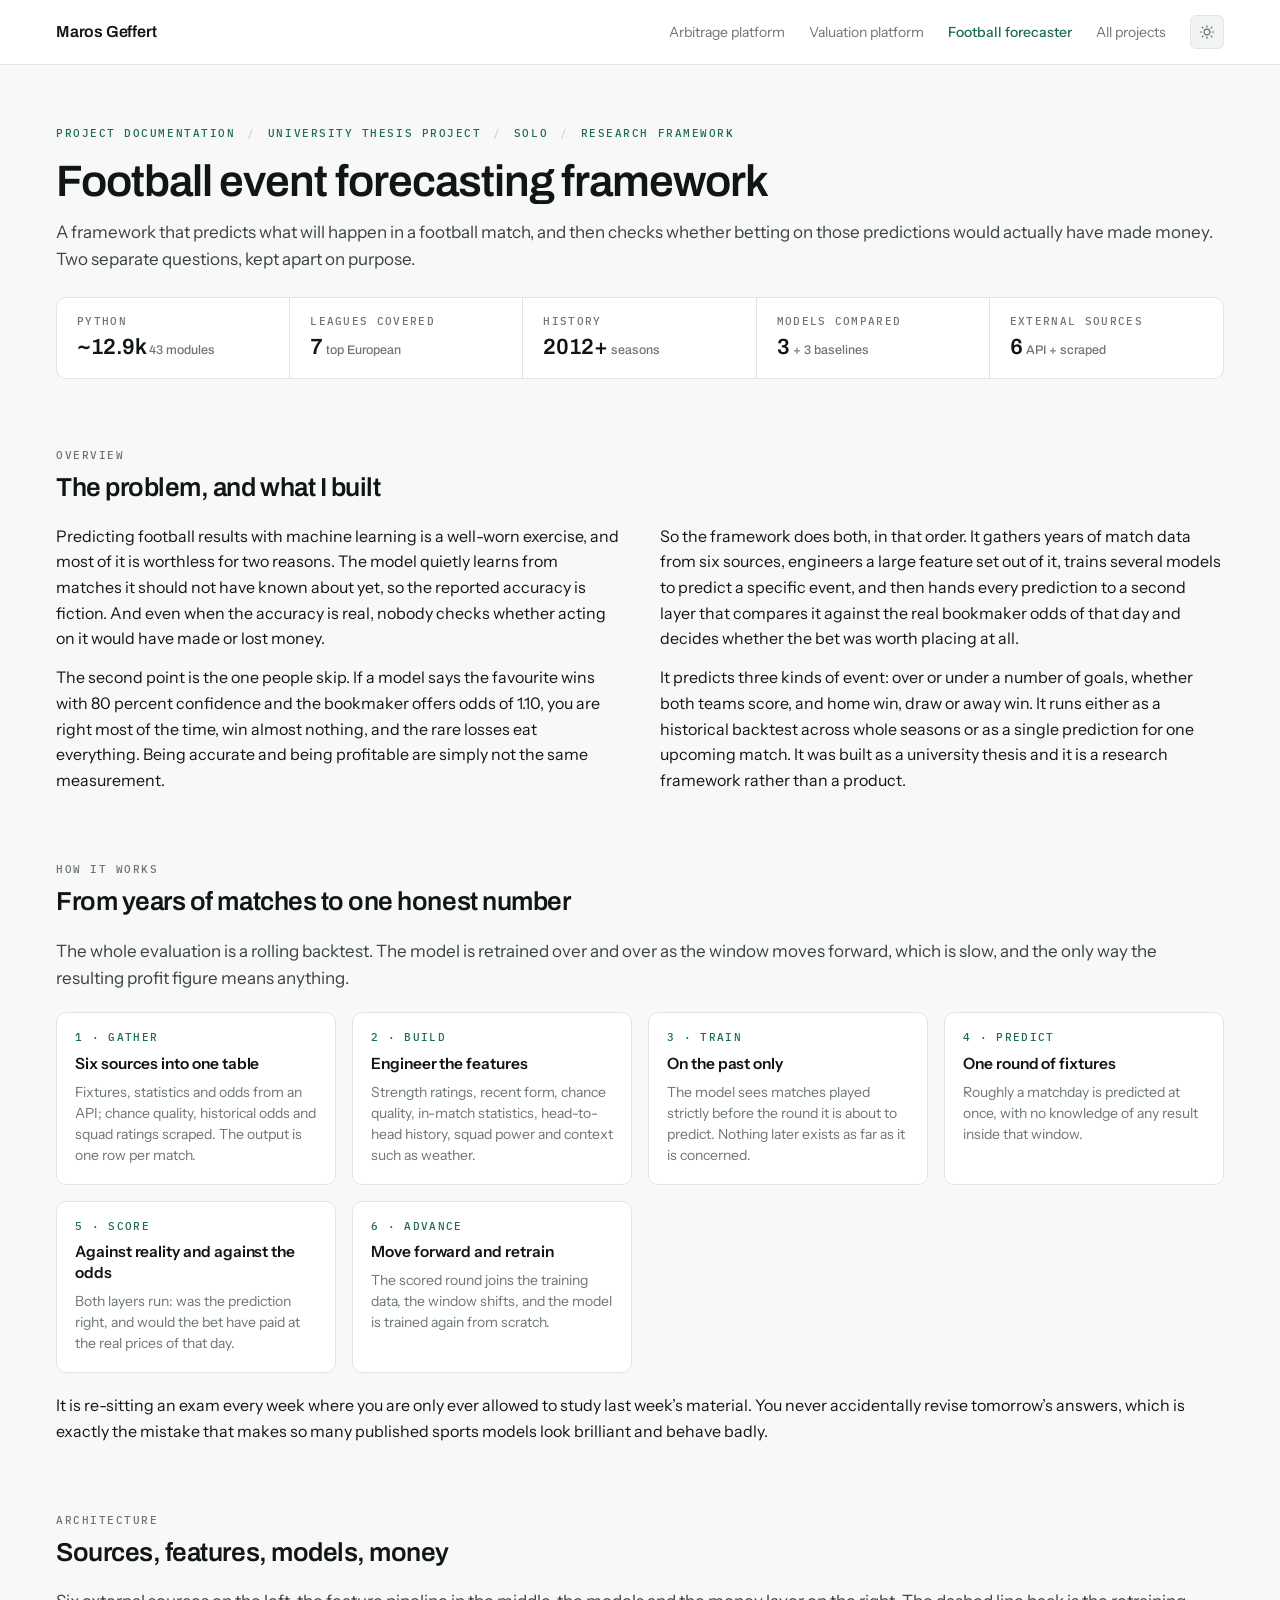
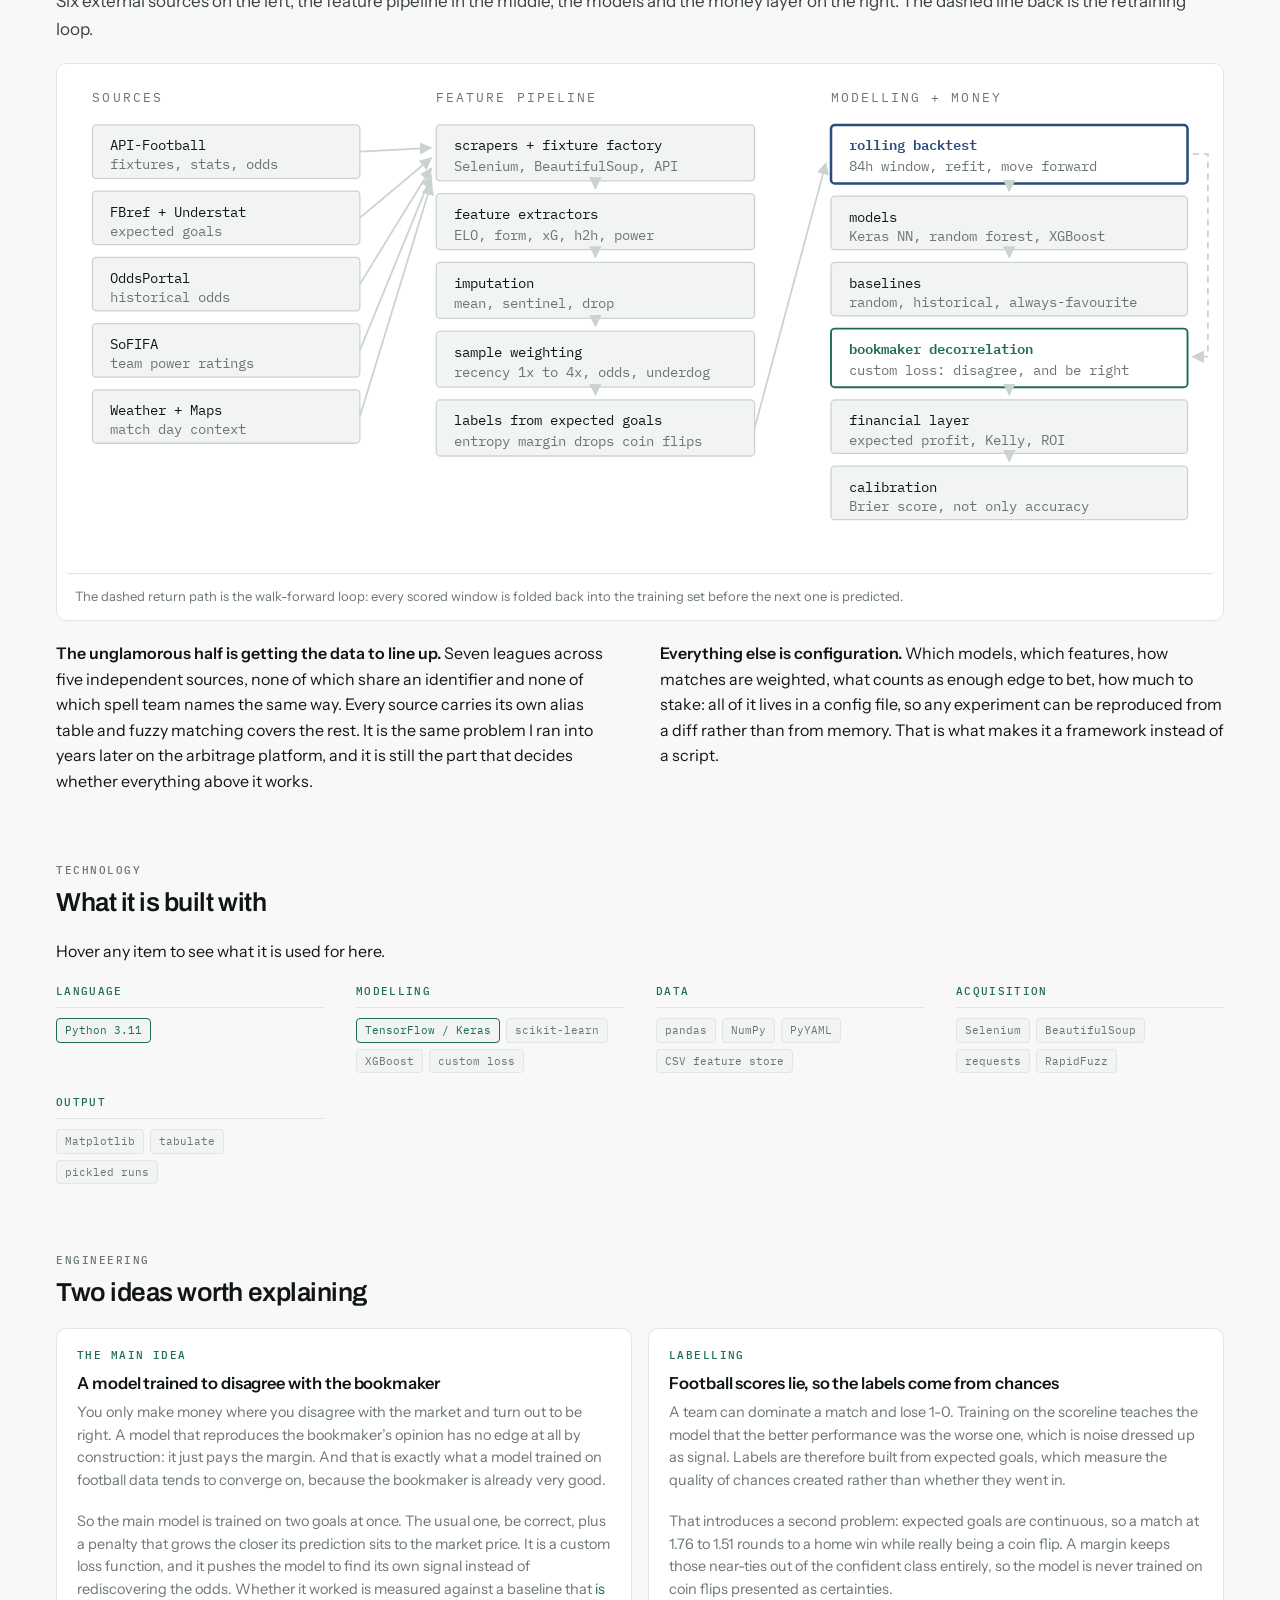
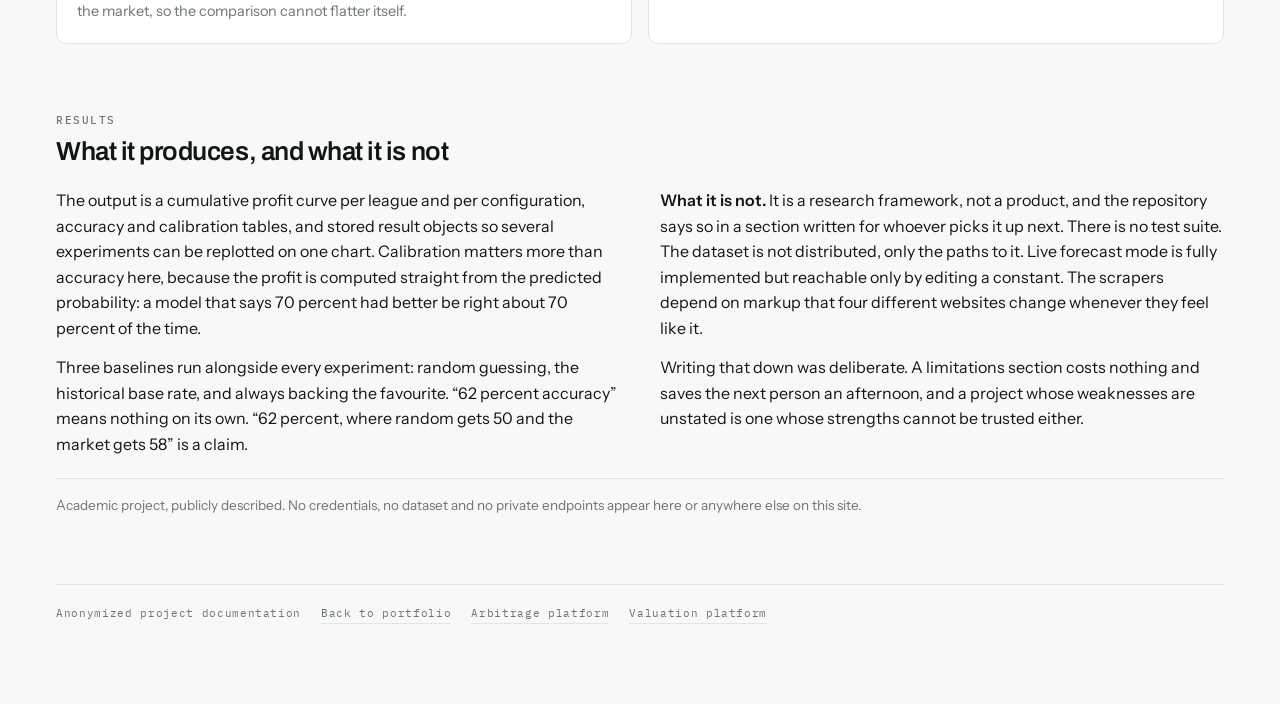
<file: buco-forecaster/index.html>
<!doctype html>
<html lang="en">
<head>
<meta charset="utf-8">
<meta name="viewport" content="width=device-width, initial-scale=1">
<title>Football Forecasting Framework</title>
<meta name="description" content="Anonymized documentation for a football event modelling and prediction framework: what it does, rolling backtests, architecture, features, evaluation, stack and limitations.">
<link rel="preconnect" href="https://fonts.googleapis.com">
<link rel="preconnect" href="https://fonts.gstatic.com" crossorigin>
<link rel="stylesheet" href="https://fonts.googleapis.com/css2?family=Archivo:wght@500;600;700&family=Instrument+Sans:wght@400;500;600&family=IBM+Plex+Mono:wght@400;500&display=swap">
<link rel="stylesheet" href="../assets/site.css?v=11">
<script src="../assets/theme.js?v=11"></script>
<script src="../assets/tooltip.js?v=11"></script>
</head>
<body>

<header class="sitebar">
  <div class="inner">
    <a class="brand" href="../">Maros Geffert</a>
    <div class="right">
      <nav>
        <a href="../buco-arbitrage/">Arbitrage platform</a>
        <a href="../buco-stock/">Valuation platform</a>
        <a href="../buco-forecaster/" aria-current="page">Football forecaster</a>
        <a href="../">All projects</a>
      </nav>
      <button class="themetoggle" type="button" data-theme-toggle aria-label="Switch theme">
        <svg class="tl-sun" viewBox="0 0 24 24" fill="none" stroke="currentColor" stroke-width="1.8" stroke-linecap="round" aria-hidden="true">
          <circle cx="12" cy="12" r="4.2"/>
          <path d="M12 2.6v2.2M12 19.2v2.2M4.2 12H2M22 12h-2.2M6.1 6.1 4.6 4.6M19.4 19.4l-1.5-1.5M17.9 6.1l1.5-1.5M4.6 19.4l1.5-1.5"/>
        </svg>
        <svg class="tl-moon" viewBox="0 0 24 24" fill="none" stroke="currentColor" stroke-width="1.8" stroke-linecap="round" stroke-linejoin="round" aria-hidden="true" style="display:none">
          <path d="M20.5 14.3A8.5 8.5 0 0 1 9.7 3.5a8.5 8.5 0 1 0 10.8 10.8z"/>
        </svg>
      </button>
    </div>
  </div>
</header>

<div class="wrap">

  <header class="mast">
    <div class="kicker">
      <span>Project documentation</span><span class="sep">/</span>
      <span>University thesis project</span><span class="sep">/</span>
      <span>Solo</span><span class="sep">/</span>
      <b>Research framework</b>
    </div>
    <h1>Football event forecasting framework</h1>
    <p class="standfirst">
      A framework that predicts what will happen in a football match, and then checks whether
      betting on those predictions would actually have made money. Two separate questions, kept
      apart on purpose.
    </p>
  </header>

  <dl class="specs">
    <div class="spec"><dt>Python</dt><dd>~12.9k <small>43 modules</small></dd></div>
    <div class="spec"><dt>Leagues covered</dt><dd>7 <small>top European</small></dd></div>
    <div class="spec"><dt>History</dt><dd>2012+ <small>seasons</small></dd></div>
    <div class="spec"><dt>Models compared</dt><dd>3 <small>+ 3 baselines</small></dd></div>
    <div class="spec"><dt>External sources</dt><dd>6 <small>API + scraped</small></dd></div>
  </dl>

  <section>
    <div class="eyebrow">Overview</div>
    <h2>The problem, and what I built</h2>

    <div class="twocol">
      <div>
        <p>
          Predicting football results with machine learning is a well-worn exercise, and most of it
          is worthless for two reasons. The model quietly learns from matches it should not have
          known about yet, so the reported accuracy is fiction. And even when the accuracy is real,
          nobody checks whether acting on it would have made or lost money.
        </p>
        <p>
          The second point is the one people skip. If a model says the favourite wins with 80
          percent confidence and the bookmaker offers odds of 1.10, you are right most of the time,
          win almost nothing, and the rare losses eat everything. Being accurate and being
          profitable are simply not the same measurement.
        </p>
      </div>
      <div>
        <p>
          So the framework does both, in that order. It gathers years of match data from six
          sources, engineers a large feature set out of it, trains several models to predict a
          specific event, and then hands every prediction to a second layer that compares it against
          the real bookmaker odds of that day and decides whether the bet was worth placing at all.
        </p>
        <p>
          It predicts three kinds of event: over or under a number of goals, whether both teams
          score, and home win, draw or away win. It runs either as a historical backtest across
          whole seasons or as a single prediction for one upcoming match. It was built as a
          university thesis and it is a research framework rather than a product.
        </p>
      </div>
    </div>
  </section>

  <section>
    <div class="eyebrow">How it works</div>
    <h2>From years of matches to one honest number</h2>

    <p class="lede">
      The whole evaluation is a rolling backtest. The model is retrained over and over as the window
      moves forward, which is slow, and the only way the resulting profit figure means anything.
    </p>

    <div class="pipeline">
      <div class="step">
        <span class="n">1 &middot; GATHER</span>
        <h3>Six sources into one table</h3>
        <p>Fixtures, statistics and odds from an API; chance quality, historical odds and squad ratings scraped. The output is one row per match.</p>
      </div>
      <div class="step">
        <span class="n">2 &middot; BUILD</span>
        <h3>Engineer the features</h3>
        <p>Strength ratings, recent form, chance quality, in-match statistics, head-to-head history, squad power and context such as weather.</p>
      </div>
      <div class="step">
        <span class="n">3 &middot; TRAIN</span>
        <h3>On the past only</h3>
        <p>The model sees matches played strictly before the round it is about to predict. Nothing later exists as far as it is concerned.</p>
      </div>
      <div class="step">
        <span class="n">4 &middot; PREDICT</span>
        <h3>One round of fixtures</h3>
        <p>Roughly a matchday is predicted at once, with no knowledge of any result inside that window.</p>
      </div>
      <div class="step">
        <span class="n">5 &middot; SCORE</span>
        <h3>Against reality and against the odds</h3>
        <p>Both layers run: was the prediction right, and would the bet have paid at the real prices of that day.</p>
      </div>
      <div class="step">
        <span class="n">6 &middot; ADVANCE</span>
        <h3>Move forward and retrain</h3>
        <p>The scored round joins the training data, the window shifts, and the model is trained again from scratch.</p>
      </div>
    </div>

    <p>
      It is re-sitting an exam every week where you are only ever allowed to study last week&rsquo;s
      material. You never accidentally revise tomorrow&rsquo;s answers, which is exactly the mistake
      that makes so many published sports models look brilliant and behave badly.
    </p>
  </section>

  <section>
    <div class="eyebrow">Architecture</div>
    <h2>Sources, features, models, money</h2>

    <p class="lede">
      Six external sources on the left, the feature pipeline in the middle, the models and the money
      layer on the right. The dashed line back is the retraining loop.
    </p>

    <figure class="figure">
      <svg viewBox="0 0 900 384" role="img" aria-label="Architecture: six external sources feed a feature pipeline of scrapers, extractors, imputation, weighting and label construction, which feeds a rolling backtest over three models and three baselines, then a financial layer.">
        <defs>
          <marker id="ar3" viewBox="0 0 10 10" refX="9" refY="5" markerWidth="7" markerHeight="7" orient="auto-start-reverse">
            <path d="M0,0 L10,5 L0,10 z"/>
          </marker>
        </defs>
        <g>
          <text class="col" x="20" y="22">SOURCES</text>
          <text class="col" x="290" y="22">FEATURE PIPELINE</text>
          <text class="col" x="600" y="22">MODELLING + MONEY</text>

          <rect x="20" y="40" width="210" height="42"/>
          <text x="34" y="60">API-Football</text>
          <text class="m" x="34" y="75">fixtures, stats, odds</text>

          <rect x="20" y="92" width="210" height="42"/>
          <text x="34" y="112">FBref + Understat</text>
          <text class="m" x="34" y="127">expected goals</text>

          <rect x="20" y="144" width="210" height="42"/>
          <text x="34" y="164">OddsPortal</text>
          <text class="m" x="34" y="179">historical odds</text>

          <rect x="20" y="196" width="210" height="42"/>
          <text x="34" y="216">SoFIFA</text>
          <text class="m" x="34" y="231">team power ratings</text>

          <rect x="20" y="248" width="210" height="42"/>
          <text x="34" y="268">Weather + Maps</text>
          <text class="m" x="34" y="283">match day context</text>

          <rect x="290" y="40" width="250" height="44"/>
          <text x="304" y="60">scrapers + fixture factory</text>
          <text class="m" x="304" y="76">Selenium, BeautifulSoup, API</text>

          <rect x="290" y="94" width="250" height="44"/>
          <text x="304" y="114">feature extractors</text>
          <text class="m" x="304" y="130">ELO, form, xG, h2h, power</text>

          <rect x="290" y="148" width="250" height="44"/>
          <text x="304" y="168">imputation</text>
          <text class="m" x="304" y="184">mean, sentinel, drop</text>

          <rect x="290" y="202" width="250" height="44"/>
          <text x="304" y="222">sample weighting</text>
          <text class="m" x="304" y="238">recency 1x to 4x, odds, underdog</text>

          <rect x="290" y="256" width="250" height="44"/>
          <text x="304" y="276">labels from expected goals</text>
          <text class="m" x="304" y="292">entropy margin drops coin flips</text>

          <rect class="exe" x="600" y="40" width="280" height="46"/>
          <text class="ha" x="614" y="60">rolling backtest</text>
          <text class="m" x="614" y="76">84h window, refit, move forward</text>

          <rect x="600" y="96" width="280" height="42"/>
          <text x="614" y="116">models</text>
          <text class="m" x="614" y="131">Keras NN, random forest, XGBoost</text>

          <rect x="600" y="148" width="280" height="42"/>
          <text x="614" y="168">baselines</text>
          <text class="m" x="614" y="183">random, historical, always-favourite</text>

          <rect class="mkt" x="600" y="200" width="280" height="46"/>
          <text class="hb" x="614" y="220">bookmaker decorrelation</text>
          <text class="m" x="614" y="236">custom loss: disagree, and be right</text>

          <rect x="600" y="256" width="280" height="42"/>
          <text x="614" y="276">financial layer</text>
          <text class="m" x="614" y="291">expected profit, Kelly, ROI</text>

          <rect x="600" y="308" width="280" height="42"/>
          <text x="614" y="328">calibration</text>
          <text class="m" x="614" y="343">Brier score, not only accuracy</text>

          <g class="flow" marker-end="url(#ar3)">
            <path d="M230,61 L286,58"/>
            <path d="M230,113 L286,66"/>
            <path d="M230,165 L286,74"/>
            <path d="M230,217 L286,80"/>
            <path d="M230,269 L286,86"/>
            <path d="M415,84 L415,90"/>
            <path d="M415,138 L415,144"/>
            <path d="M415,192 L415,198"/>
            <path d="M415,246 L415,252"/>
            <path d="M540,278 L596,70"/>
            <path d="M740,86 L740,92"/>
            <path d="M740,138 L740,144"/>
            <path d="M740,246 L740,252"/>
            <path d="M740,298 L740,304"/>
          </g>
          <g class="flow">
            <path class="dash" d="M884,63 L896,63 L896,222 L884,222" marker-end="url(#ar3)"/>
          </g>
        </g>
      </svg>
      <figcaption>
        The dashed return path is the walk-forward loop: every scored window is folded back into
        the training set before the next one is predicted.
      </figcaption>
    </figure>

    <div class="twocol">
      <div>
        <p>
          <strong>The unglamorous half is getting the data to line up.</strong> Seven leagues across
          five independent sources, none of which share an identifier and none of which spell team
          names the same way. Every source carries its own alias table and fuzzy matching covers the
          rest. It is the same problem I ran into years later on the arbitrage platform, and it is
          still the part that decides whether everything above it works.
        </p>
      </div>
      <div>
        <p>
          <strong>Everything else is configuration.</strong> Which models, which features, how
          matches are weighted, what counts as enough edge to bet, how much to stake: all of it lives
          in a config file, so any experiment can be reproduced from a diff rather than from memory.
          That is what makes it a framework instead of a script.
        </p>
      </div>
    </div>
  </section>

  <section>
    <div class="eyebrow">Technology</div>
    <h2>What it is built with</h2>

    <p class="intro">
      Hover any item to see what it is used for here.
    </p>

    <div class="stackgrid">
      <div class="stackgroup">
        <h3>Language</h3>
        <div class="chips">
          <span class="chip hot" data-tip="The whole framework: pipelines, feature extraction, models and evaluation.">Python 3.11</span>
        </div>
      </div>
      <div class="stackgroup">
        <h3>Modelling</h3>
        <div class="chips">
          <span class="chip hot" data-tip="The flagship neural network, and the only place a custom loss function is possible.">TensorFlow / Keras</span>
          <span class="chip" data-tip="The random forest, plus the shared metrics and preprocessing utilities.">scikit-learn</span>
          <span class="chip" data-tip="The gradient boosting comparison, and the model that handles sentinel imputation best.">XGBoost</span>
          <span class="chip" data-tip="Cross-entropy plus a penalty for agreeing with the bookmaker, so the model has to find its own signal.">custom loss</span>
        </div>
      </div>
      <div class="stackgroup">
        <h3>Data</h3>
        <div class="chips">
          <span class="chip" data-tip="One row per fixture, merged from every feature set into a single frame.">pandas</span>
          <span class="chip" data-tip="The numeric layer under the features, the sample weights and the profit calculations.">NumPy</span>
          <span class="chip" data-tip="Every experiment is a config file, so a run is reproducible from a diff.">PyYAML</span>
          <span class="chip" data-tip="Pre-generated feature files, so a backtest never re-scrapes what it already has.">CSV feature store</span>
        </div>
      </div>
      <div class="stackgroup">
        <h3>Acquisition</h3>
        <div class="chips">
          <span class="chip" data-tip="Drives a real browser for the sources that render their tables in JavaScript.">Selenium</span>
          <span class="chip" data-tip="Parses the static pages, where starting a full browser would be wasteful.">BeautifulSoup</span>
          <span class="chip" data-tip="Plain HTTP for the API sources: fixtures, statistics, odds and weather.">requests</span>
          <span class="chip" data-tip="Matches team names across five sources that share no identifiers and no spelling conventions.">RapidFuzz</span>
        </div>
      </div>
      <div class="stackgroup">
        <h3>Output</h3>
        <div class="chips">
          <span class="chip" data-tip="Cumulative profit, accuracy and Brier score charts, written straight to PDF.">Matplotlib</span>
          <span class="chip" data-tip="ROI and accuracy summary tables, printed to the console and saved as text.">tabulate</span>
          <span class="chip" data-tip="Whole result objects stored, so several experiments can be replotted together later.">pickled runs</span>
        </div>
      </div>
    </div>
  </section>

  <section>
    <div class="eyebrow">Engineering</div>
    <h2>Two ideas worth explaining</h2>

    <div class="case">
      <div class="panel">
        <span class="tag">The main idea</span>
        <h3>A model trained to disagree with the bookmaker</h3>
        <p>
          You only make money where you disagree with the market and turn out to be right. A model
          that reproduces the bookmaker&rsquo;s opinion has no edge at all by construction: it just
          pays the margin. And that is exactly what a model trained on football data tends to
          converge on, because the bookmaker is already very good.
        </p>
        <p>
          So the main model is trained on two goals at once. The usual one, be correct, plus a
          penalty that grows the closer its prediction sits to the market price. It is a custom loss
          function, and it pushes the model to find its own signal instead of rediscovering the odds.
          Whether it worked is measured against a baseline that <em>is</em> the market, so the
          comparison cannot flatter itself.
        </p>
      </div>
      <div class="panel">
        <span class="tag">Labelling</span>
        <h3>Football scores lie, so the labels come from chances</h3>
        <p>
          A team can dominate a match and lose 1-0. Training on the scoreline teaches the model that
          the better performance was the worse one, which is noise dressed up as signal. Labels are
          therefore built from expected goals, which measure the quality of chances created rather
          than whether they went in.
        </p>
        <p>
          That introduces a second problem: expected goals are continuous, so a match at 1.76 to 1.51
          rounds to a home win while really being a coin flip. A margin keeps those near-ties out of
          the confident class entirely, so the model is never trained on coin flips presented as
          certainties.
        </p>
      </div>
    </div>
  </section>

  <section>
    <div class="eyebrow">Results</div>
    <h2>What it produces, and what it is not</h2>

    <div class="twocol">
      <div>
        <p>
          The output is a cumulative profit curve per league and per configuration, accuracy and
          calibration tables, and stored result objects so several experiments can be replotted on
          one chart. Calibration matters more than accuracy here, because the profit is computed
          straight from the predicted probability: a model that says 70 percent had better be right
          about 70 percent of the time.
        </p>
        <p>
          Three baselines run alongside every experiment: random guessing, the historical base rate,
          and always backing the favourite. &ldquo;62 percent accuracy&rdquo; means nothing on its
          own. &ldquo;62 percent, where random gets 50 and the market gets 58&rdquo; is a claim.
        </p>
      </div>
      <div>
        <p>
          <strong>What it is not.</strong> It is a research framework, not a product, and the
          repository says so in a section written for whoever picks it up next. There is no test
          suite. The dataset is not distributed, only the paths to it. Live forecast mode is fully
          implemented but reachable only by editing a constant. The scrapers depend on markup that
          four different websites change whenever they feel like it.
        </p>
        <p>
          Writing that down was deliberate. A limitations section costs nothing and saves the next
          person an afternoon, and a project whose weaknesses are unstated is one whose strengths
          cannot be trusted either.
        </p>
      </div>
    </div>

    <p class="note">
      Academic project, publicly described. No credentials, no dataset and no private endpoints
      appear here or anywhere else on this site.
    </p>
  </section>

  <div class="footer">
    <span>Anonymized project documentation</span>
    <a href="../">Back to portfolio</a>
    <a href="../buco-arbitrage/">Arbitrage platform</a>
    <a href="../buco-stock/">Valuation platform</a>
  </div>


</div>

</body>
</html>
</file>
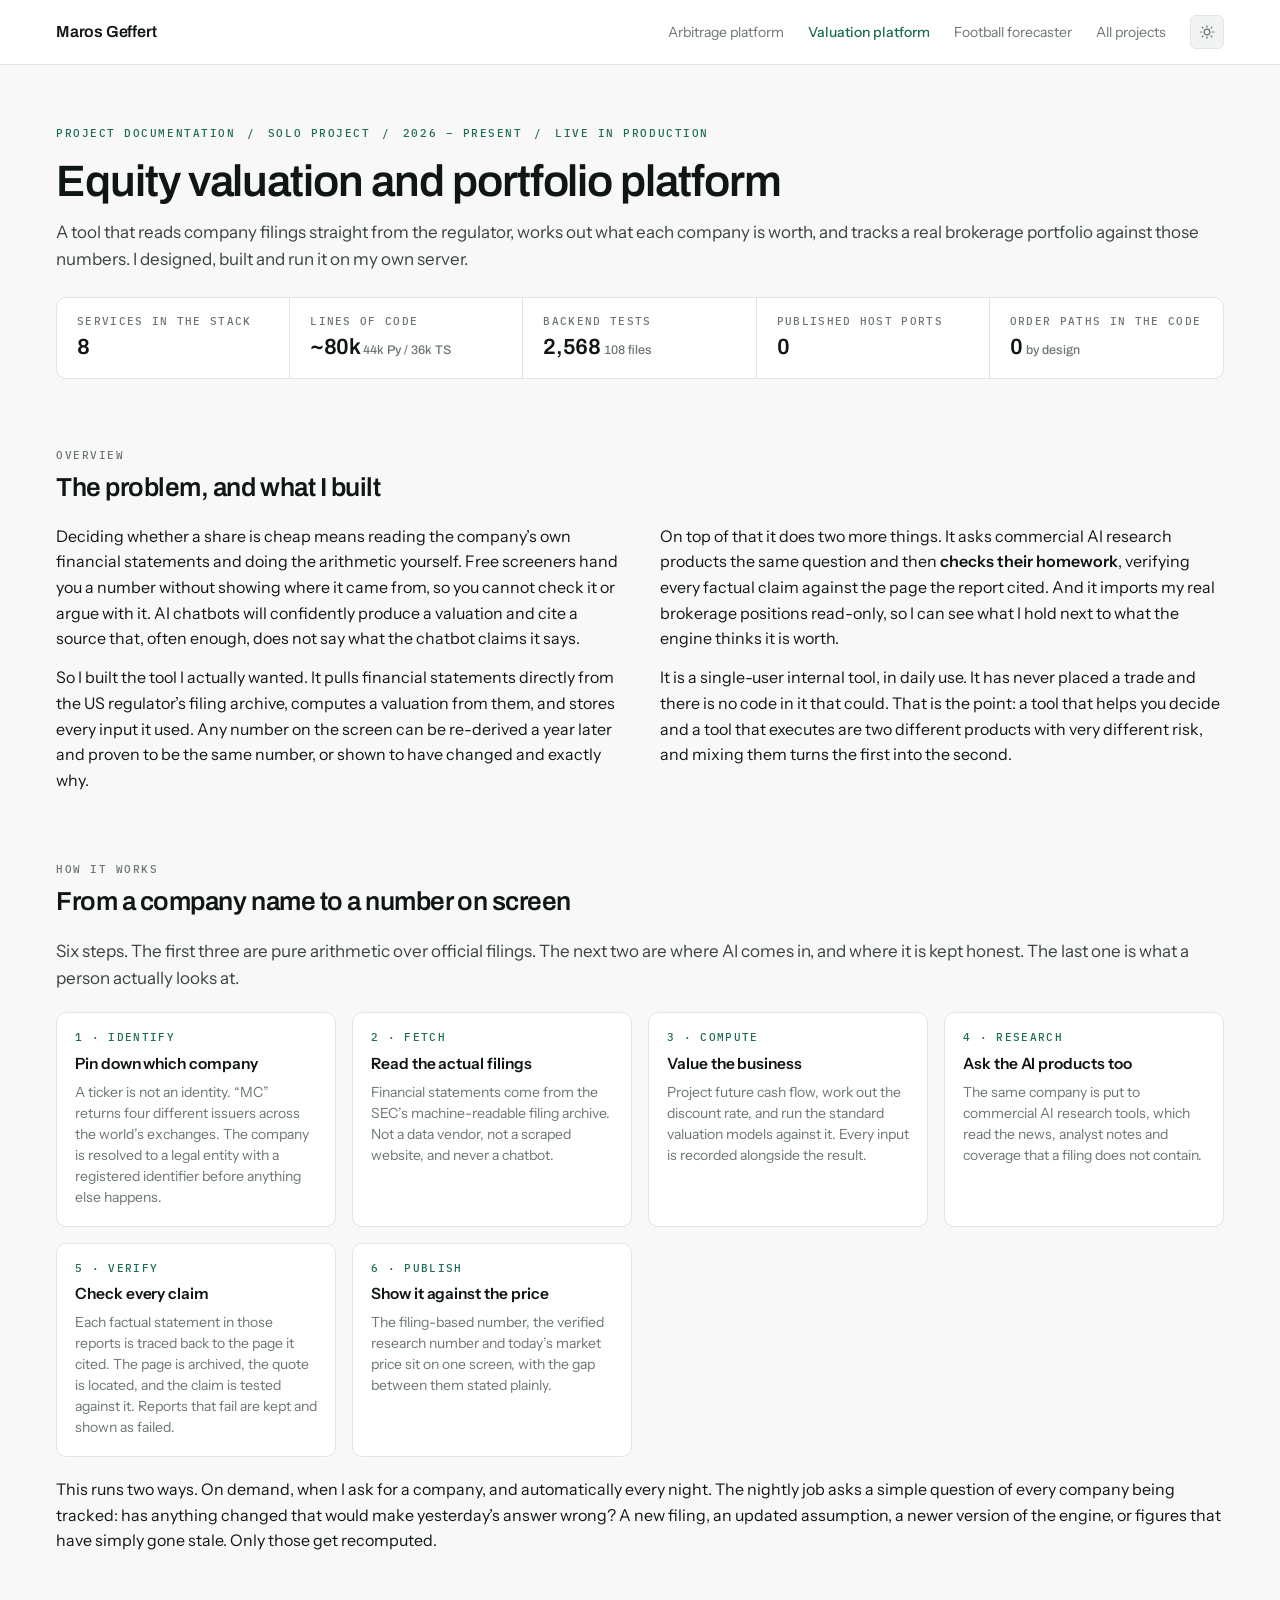
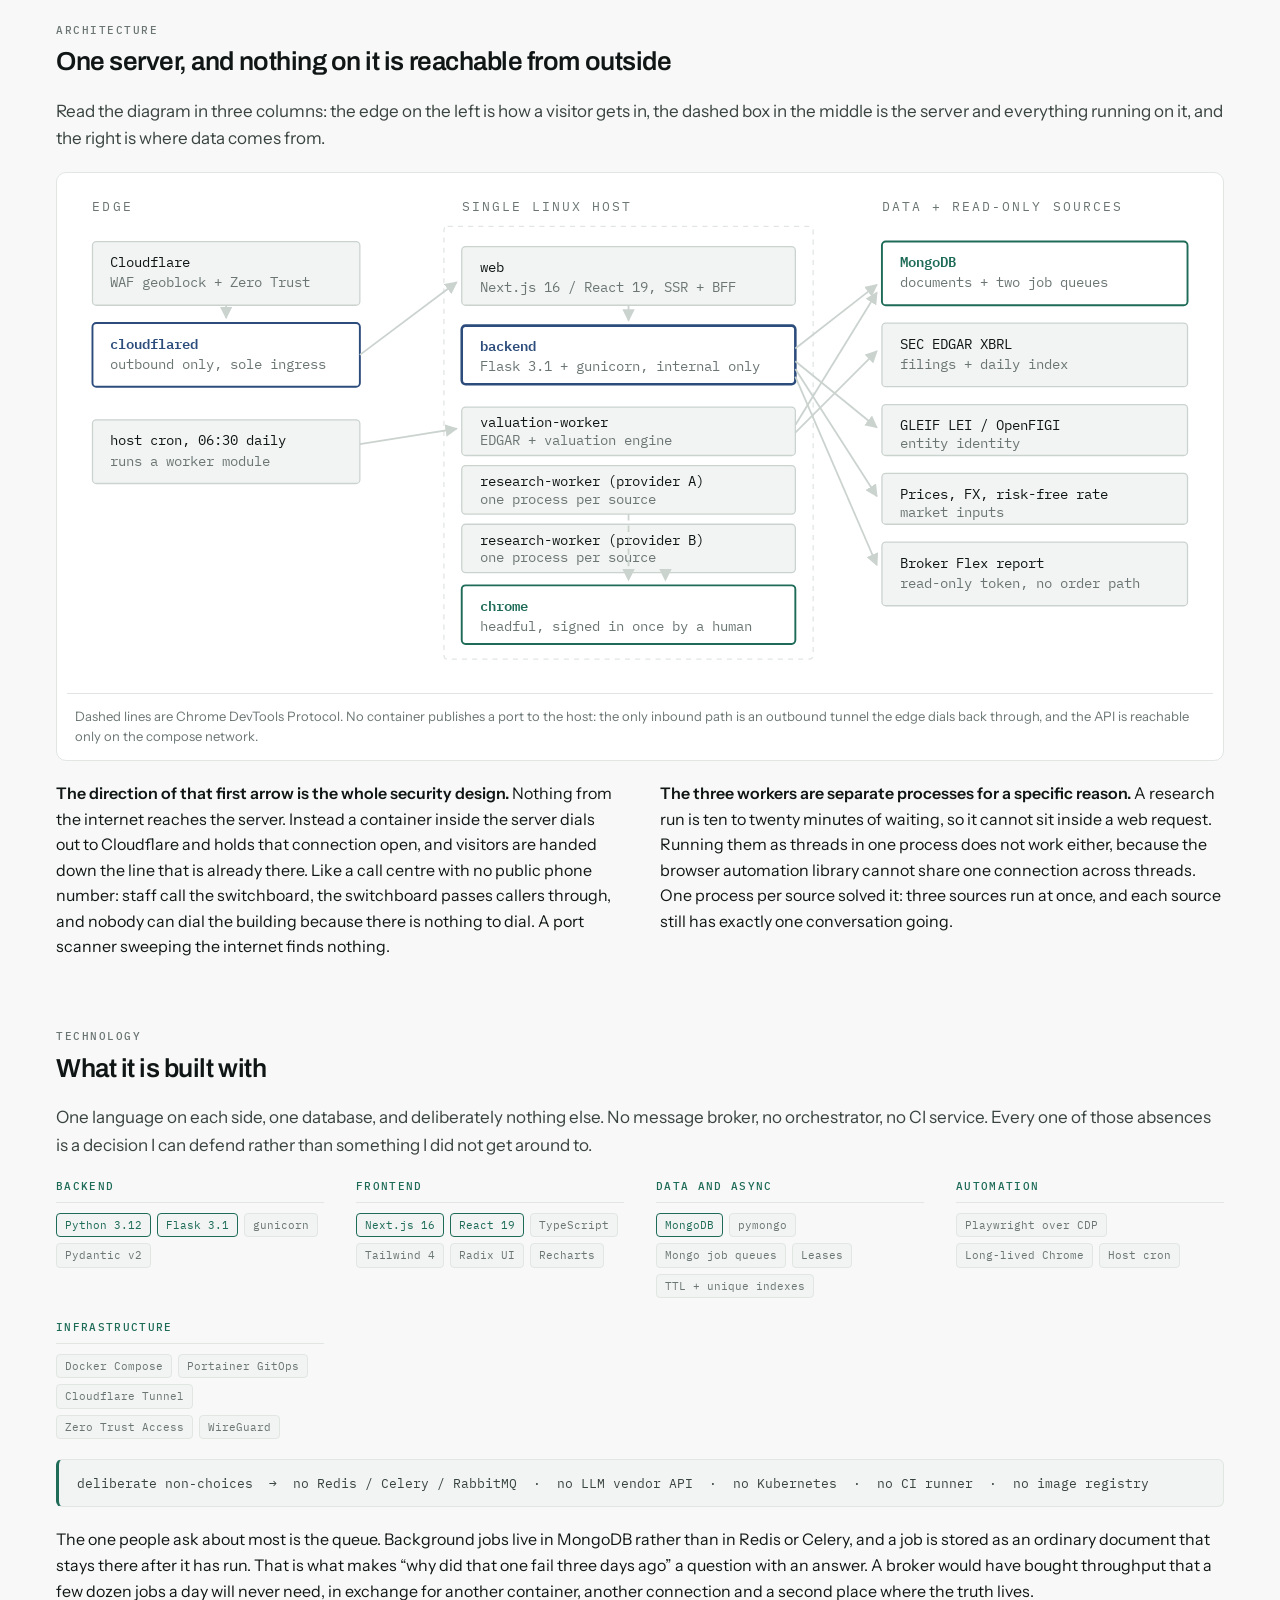
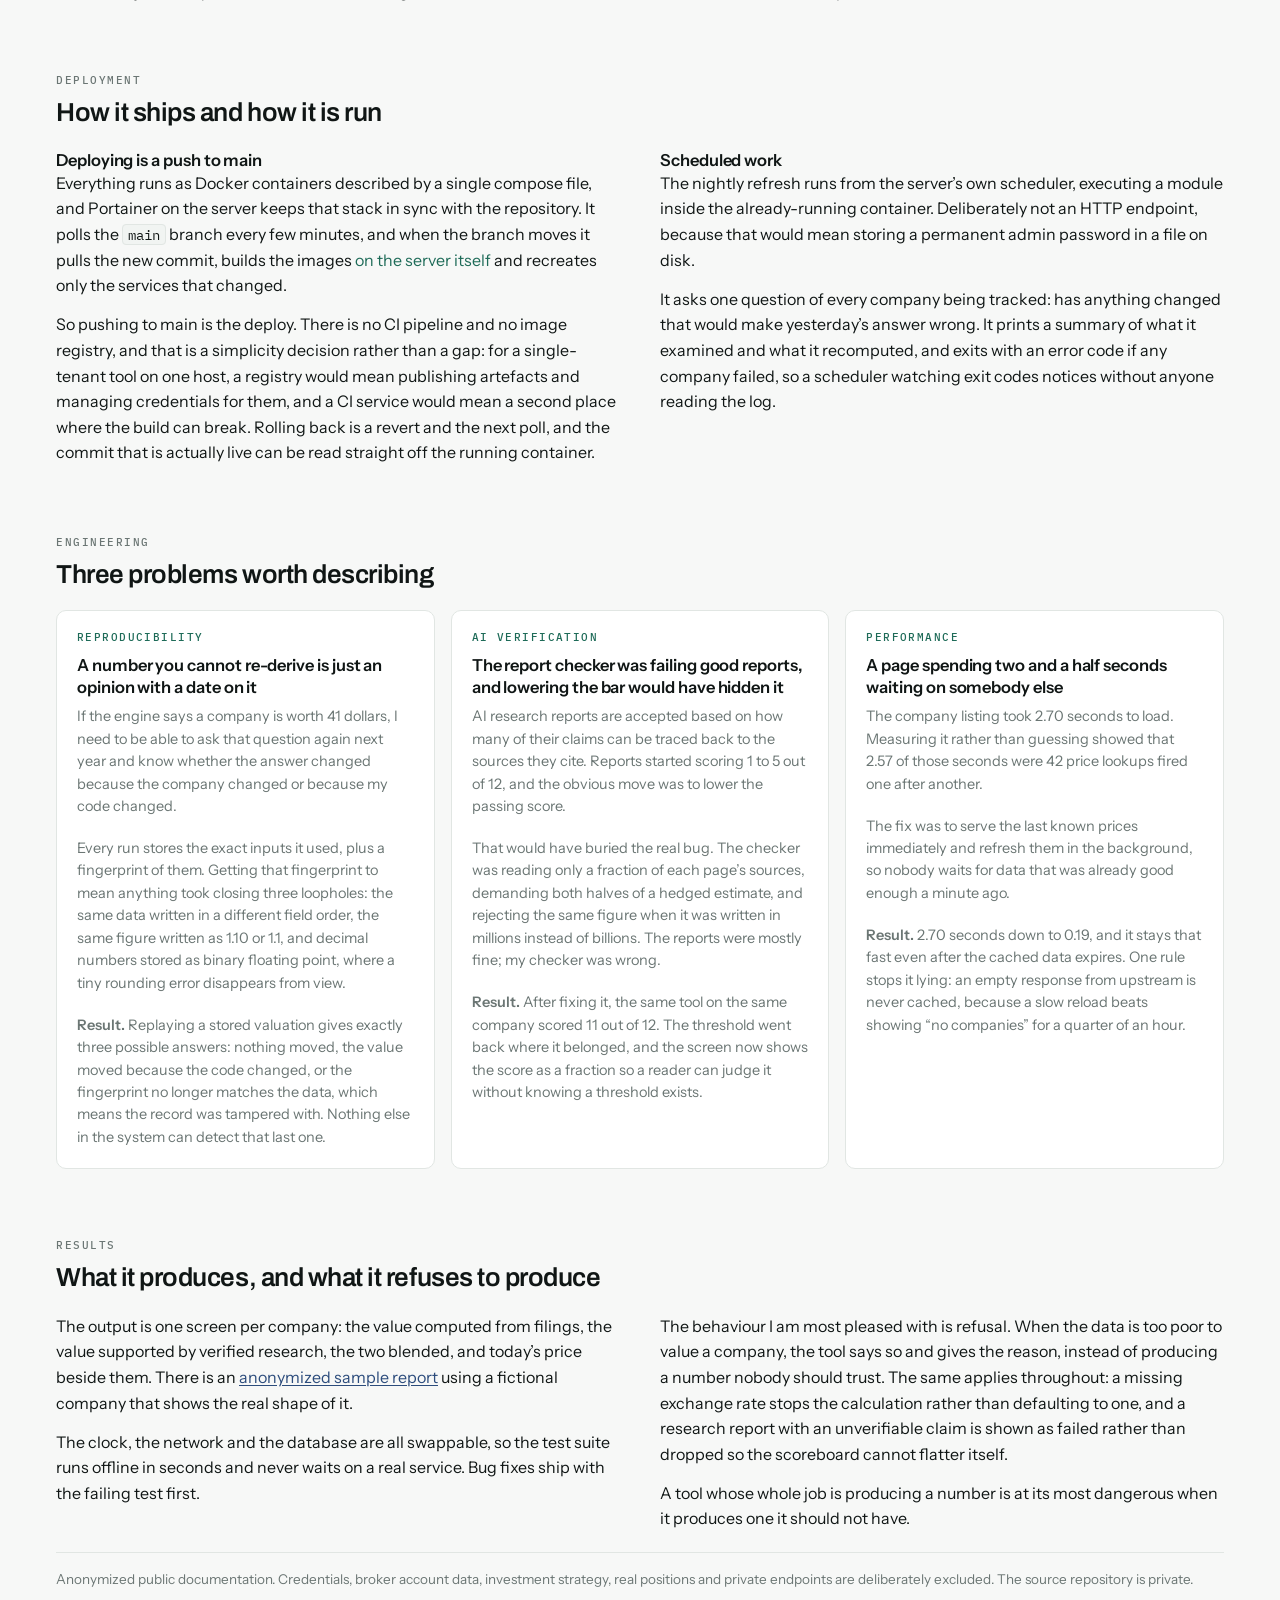
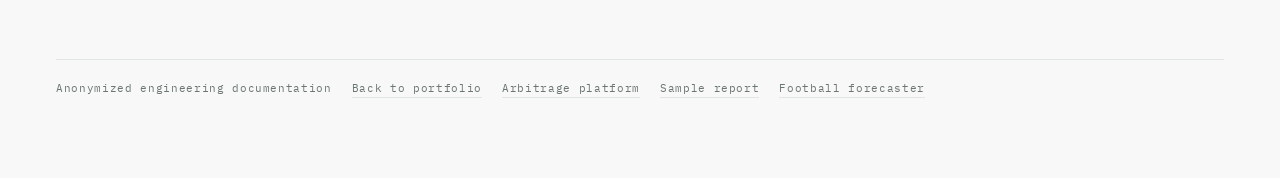
<file: buco-stock/index.html>
<!doctype html>
<html lang="en">
<head>
<meta charset="utf-8">
<meta name="viewport" content="width=device-width, initial-scale=1">
<title>Equity Valuation Platform</title>
<meta name="description" content="How I built a platform that values companies from regulatory filings, verifies AI research against its own sources, and tracks a real portfolio: overview, architecture, technology, deployment and the hard problems.">
<link rel="preconnect" href="https://fonts.googleapis.com">
<link rel="preconnect" href="https://fonts.gstatic.com" crossorigin>
<link rel="stylesheet" href="https://fonts.googleapis.com/css2?family=Archivo:wght@500;600;700&family=Instrument+Sans:wght@400;500;600&family=IBM+Plex+Mono:wght@400;500&display=swap">
<link rel="stylesheet" href="../assets/site.css?v=11">
<script src="../assets/theme.js?v=11"></script>
<script src="../assets/tooltip.js?v=11"></script>
</head>
<body>

<header class="sitebar">
  <div class="inner">
    <a class="brand" href="../">Maros Geffert</a>
    <div class="right">
      <nav>
        <a href="../buco-arbitrage/">Arbitrage platform</a>
        <a href="../buco-stock/" aria-current="page">Valuation platform</a>
        <a href="../buco-forecaster/">Football forecaster</a>
        <a href="../">All projects</a>
      </nav>
      <button class="themetoggle" type="button" data-theme-toggle aria-label="Switch theme">
        <svg class="tl-sun" viewBox="0 0 24 24" fill="none" stroke="currentColor" stroke-width="1.8" stroke-linecap="round" aria-hidden="true">
          <circle cx="12" cy="12" r="4.2"/>
          <path d="M12 2.6v2.2M12 19.2v2.2M4.2 12H2M22 12h-2.2M6.1 6.1 4.6 4.6M19.4 19.4l-1.5-1.5M17.9 6.1l1.5-1.5M4.6 19.4l1.5-1.5"/>
        </svg>
        <svg class="tl-moon" viewBox="0 0 24 24" fill="none" stroke="currentColor" stroke-width="1.8" stroke-linecap="round" stroke-linejoin="round" aria-hidden="true" style="display:none">
          <path d="M20.5 14.3A8.5 8.5 0 0 1 9.7 3.5a8.5 8.5 0 1 0 10.8 10.8z"/>
        </svg>
      </button>
    </div>
  </div>
</header>

<div class="wrap">

  <header class="mast">
    <div class="kicker">
      <span>Project documentation</span><span>/</span>
      <span>Solo project</span><span>/</span>
      <span>2026 &ndash; present</span><span>/</span>
      <b>Live in production</b>
    </div>
    <h1>Equity valuation and portfolio platform</h1>
    <p class="standfirst">
      A tool that reads company filings straight from the regulator, works out what each company
      is worth, and tracks a real brokerage portfolio against those numbers. I designed, built and
      run it on my own server.
    </p>
  </header>

  <dl class="specs">
    <div class="spec"><dt>Services in the stack</dt><dd>8</dd></div>
    <div class="spec"><dt>Lines of code</dt><dd>~80k <small>44k Py / 36k TS</small></dd></div>
    <div class="spec"><dt>Backend tests</dt><dd>2,568 <small>108 files</small></dd></div>
    <div class="spec"><dt>Published host ports</dt><dd>0</dd></div>
    <div class="spec"><dt>Order paths in the code</dt><dd>0 <small>by design</small></dd></div>
  </dl>

  <section>
    <div class="eyebrow">Overview</div>
    <h2>The problem, and what I built</h2>

    <div class="twocol">
      <div>
        <p>
          Deciding whether a share is cheap means reading the company&rsquo;s own financial
          statements and doing the arithmetic yourself. Free screeners hand you a number without
          showing where it came from, so you cannot check it or argue with it. AI chatbots will
          confidently produce a valuation and cite a source that, often enough, does not say what
          the chatbot claims it says.
        </p>
        <p>
          So I built the tool I actually wanted. It pulls financial statements directly from the
          US regulator&rsquo;s filing archive, computes a valuation from them, and stores every
          input it used. Any number on the screen can be re-derived a year later and proven to be
          the same number, or shown to have changed and exactly why.
        </p>
      </div>
      <div>
        <p>
          On top of that it does two more things. It asks commercial AI research products the same
          question and then <strong>checks their homework</strong>, verifying every factual claim
          against the page the report cited. And it imports my real brokerage positions read-only,
          so I can see what I hold next to what the engine thinks it is worth.
        </p>
        <p>
          It is a single-user internal tool, in daily use. It has never placed a trade and there is
          no code in it that could. That is the point: a tool that helps you decide and a tool that
          executes are two different products with very different risk, and mixing them turns the
          first into the second.
        </p>
      </div>
    </div>
  </section>

  <section>
    <div class="eyebrow">How it works</div>
    <h2>From a company name to a number on screen</h2>

    <p class="lede">
      Six steps. The first three are pure arithmetic over official filings. The next two are where
      AI comes in, and where it is kept honest. The last one is what a person actually looks at.
    </p>

    <div class="pipeline">
      <div class="step">
        <span class="n">1 &middot; IDENTIFY</span>
        <h3>Pin down which company</h3>
        <p>A ticker is not an identity. &ldquo;MC&rdquo; returns four different issuers across the
        world&rsquo;s exchanges. The company is resolved to a legal entity with a registered
        identifier before anything else happens.</p>
      </div>
      <div class="step">
        <span class="n">2 &middot; FETCH</span>
        <h3>Read the actual filings</h3>
        <p>Financial statements come from the SEC&rsquo;s machine-readable filing archive. Not a
        data vendor, not a scraped website, and never a chatbot.</p>
      </div>
      <div class="step">
        <span class="n">3 &middot; COMPUTE</span>
        <h3>Value the business</h3>
        <p>Project future cash flow, work out the discount rate, and run the standard valuation
        models against it. Every input is recorded alongside the result.</p>
      </div>
      <div class="step">
        <span class="n">4 &middot; RESEARCH</span>
        <h3>Ask the AI products too</h3>
        <p>The same company is put to commercial AI research tools, which read the news, analyst
        notes and coverage that a filing does not contain.</p>
      </div>
      <div class="step">
        <span class="n">5 &middot; VERIFY</span>
        <h3>Check every claim</h3>
        <p>Each factual statement in those reports is traced back to the page it cited. The page is
        archived, the quote is located, and the claim is tested against it. Reports that fail are
        kept and shown as failed.</p>
      </div>
      <div class="step">
        <span class="n">6 &middot; PUBLISH</span>
        <h3>Show it against the price</h3>
        <p>The filing-based number, the verified research number and today&rsquo;s market price sit
        on one screen, with the gap between them stated plainly.</p>
      </div>
    </div>

    <p>
      This runs two ways. On demand, when I ask for a company, and automatically every night. The
      nightly job asks a simple question of every company being tracked: has anything changed that
      would make yesterday&rsquo;s answer wrong? A new filing, an updated assumption, a newer
      version of the engine, or figures that have simply gone stale. Only those get recomputed.
    </p>
  </section>

  <section>
    <div class="eyebrow">Architecture</div>
    <h2>One server, and nothing on it is reachable from outside</h2>

    <p class="lede">
      Read the diagram in three columns: the edge on the left is how a visitor gets in, the dashed
      box in the middle is the server and everything running on it, and the right is where data
      comes from.
    </p>

    <figure class="figure">
          <svg viewBox="0 0 900 392" role="img" aria-label="Architecture: a Cloudflare edge dials an outbound tunnel into a single host running a Next.js web service, an internal Flask API, three workers and a signed-in Chrome container, with MongoDB and read-only external sources.">
            <defs>
              <marker id="ar2" viewBox="0 0 10 10" refX="9" refY="5" markerWidth="7" markerHeight="7" orient="auto-start-reverse">
                <path d="M0,0 L10,5 L0,10 z"/>
              </marker>
            </defs>
            <g>
              <text class="col" x="20" y="22">EDGE</text>
              <text class="col" x="310" y="22">SINGLE LINUX HOST</text>
              <text class="col" x="640" y="22">DATA + READ-ONLY SOURCES</text>

              <rect class="zone" x="296" y="34" width="290" height="340"/>

              <rect x="20" y="46" width="210" height="50"/>
              <text x="34" y="66">Cloudflare</text>
              <text class="m" x="34" y="82">WAF geoblock + Zero Trust</text>

              <rect class="coord" x="20" y="110" width="210" height="50"/>
              <text class="ha" x="34" y="130">cloudflared</text>
              <text class="m" x="34" y="146">outbound only, sole ingress</text>

              <rect x="20" y="186" width="210" height="50"/>
              <text x="34" y="206">host cron, 06:30 daily</text>
              <text class="m" x="34" y="222">runs a worker module</text>

              <rect x="310" y="50" width="262" height="46"/>
              <text x="324" y="70">web</text>
              <text class="m" x="324" y="86">Next.js 16 / React 19, SSR + BFF</text>

              <rect class="exe" x="310" y="112" width="262" height="46"/>
              <text class="ha" x="324" y="132">backend</text>
              <text class="m" x="324" y="148">Flask 3.1 + gunicorn, internal only</text>

              <rect x="310" y="176" width="262" height="38"/>
              <text x="324" y="192">valuation-worker</text>
              <text class="m" x="324" y="206">EDGAR + valuation engine</text>

              <rect x="310" y="222" width="262" height="38"/>
              <text x="324" y="238">research-worker (provider A)</text>
              <text class="m" x="324" y="252">one process per source</text>

              <rect x="310" y="268" width="262" height="38"/>
              <text x="324" y="284">research-worker (provider B)</text>
              <text class="m" x="324" y="298">one process per source</text>

              <rect class="mkt" x="310" y="316" width="262" height="46"/>
              <text class="hb" x="324" y="336">chrome</text>
              <text class="m" x="324" y="352">headful, signed in once by a human</text>

              <rect class="mkt" x="640" y="46" width="240" height="50"/>
              <text class="hb" x="654" y="66">MongoDB</text>
              <text class="m" x="654" y="82">documents + two job queues</text>

              <rect x="640" y="110" width="240" height="50"/>
              <text x="654" y="130">SEC EDGAR XBRL</text>
              <text class="m" x="654" y="146">filings + daily index</text>

              <rect x="640" y="174" width="240" height="40"/>
              <text x="654" y="194">GLEIF LEI / OpenFIGI</text>
              <text class="m" x="654" y="208">entity identity</text>

              <rect x="640" y="228" width="240" height="40"/>
              <text x="654" y="248">Prices, FX, risk-free rate</text>
              <text class="m" x="654" y="262">market inputs</text>

              <rect x="640" y="282" width="240" height="50"/>
              <text x="654" y="302">Broker Flex report</text>
              <text class="m" x="654" y="318">read-only token, no order path</text>

              <g class="flow" marker-end="url(#ar2)">
                <path d="M125,96 L125,106"/>
                <path d="M230,135 L306,78"/>
                <path d="M441,96 L441,108"/>
                <path d="M572,130 L636,80"/>
                <path d="M572,190 L636,86"/>
                <path d="M572,196 L636,132"/>
                <path d="M572,140 L636,192"/>
                <path d="M572,146 L636,246"/>
                <path d="M572,152 L636,300"/>
                <path d="M230,205 L306,193"/>
                <path class="dash" d="M441,260 L441,312"/>
                <path class="dash" d="M470,306 L470,312"/>
              </g>
            </g>
          </svg>
          <figcaption>
            Dashed lines are Chrome DevTools Protocol. No container publishes a port to the host: the
            only inbound path is an outbound tunnel the edge dials back through, and the API is
            reachable only on the compose network.
          </figcaption>
        </figure>

    <div class="twocol">
      <div>
        <p>
          <strong>The direction of that first arrow is the whole security design.</strong> Nothing
          from the internet reaches the server. Instead a container inside the server dials out to
          Cloudflare and holds that connection open, and visitors are handed down the line that is
          already there. Like a call centre with no public phone number: staff call the switchboard,
          the switchboard passes callers through, and nobody can dial the building because there is
          nothing to dial. A port scanner sweeping the internet finds nothing.
        </p>
      </div>
      <div>
        <p>
          <strong>The three workers are separate processes for a specific reason.</strong> A
          research run is ten to twenty minutes of waiting, so it cannot sit inside a web request.
          Running them as threads in one process does not work either, because the browser
          automation library cannot share one connection across threads. One process per source
          solved it: three sources run at once, and each source still has exactly one conversation
          going.
        </p>
      </div>
    </div>
  </section>

  <section>
    <div class="eyebrow">Technology</div>
    <h2>What it is built with</h2>

    <p class="lede">
      One language on each side, one database, and deliberately nothing else. No message broker, no
      orchestrator, no CI service. Every one of those absences is a decision I can defend rather
      than something I did not get around to.
    </p>

    <div class="stackgrid">
          <div class="stackgroup">
            <h3>Backend</h3>
            <div class="chips">
              <span class="chip hot" data-tip="The API, the valuation engine and all three workers. One language across the whole backend.">Python 3.12</span>
              <span class="chip hot" data-tip="Application factory with a blueprint per domain, internal only and never exposed to the internet.">Flask 3.1</span>
              <span class="chip" data-tip="The WSGI server Flask runs behind in production.">gunicorn</span>
              <span class="chip" data-tip="Typed models and strict validation on every boundary, including the stored valuation inputs.">Pydantic v2</span>
            </div>
          </div>
          <div class="stackgroup">
            <h3>Frontend</h3>
            <div class="chips">
              <span class="chip hot" data-tip="App Router, server rendering, and the proxy layer that keeps the API off the internet.">Next.js 16</span>
              <span class="chip hot" data-tip="Component model behind the valuation, research and portfolio screens.">React 19</span>
              <span class="chip" data-tip="Type safety over an API surface that changes with every engine revision.">TypeScript</span>
              <span class="chip" data-tip="Utility styling kept on design tokens rather than ad-hoc values.">Tailwind 4</span>
              <span class="chip" data-tip="Accessible primitives for dialogs, menus and tooltips instead of hand-rolled ones.">Radix UI</span>
              <span class="chip" data-tip="Fair value bands, scenario grids and portfolio charts.">Recharts</span>
            </div>
          </div>
          <div class="stackgroup">
            <h3>Data and async</h3>
            <div class="chips">
              <span class="chip hot" data-tip="Every document: valuations, research reports, portfolio lots, the audit trail and both job queues.">MongoDB</span>
              <span class="chip" data-tip="The driver. Unique and TTL indexes are created at boot rather than by hand.">pymongo</span>
              <span class="chip" data-tip="No broker. A job is a document that survives being consumed, so a failure three days ago is still answerable.">Mongo job queues</span>
              <span class="chip" data-tip="A claimed job carries a deadline the worker renews. A dead worker lets its job lapse back onto the queue.">Leases</span>
              <span class="chip" data-tip="Retention and deduplication enforced by the database rather than by application code.">TTL + unique indexes</span>
            </div>
          </div>
          <div class="stackgroup">
            <h3>Automation</h3>
            <div class="chips">
              <span class="chip" data-tip="Drives a browser a human signed into once, because the research products have no API that does the same thing.">Playwright over CDP</span>
              <span class="chip" data-tip="A headful container with a persistent profile. Its debug port is never published, since CDP has no authentication.">Long-lived Chrome</span>
              <span class="chip" data-tip="Runs the daily refresh sweep as a module inside the running container. No HTTP and no admin token on disk.">Host cron</span>
            </div>
          </div>
          <div class="stackgroup">
            <h3>Infrastructure</h3>
            <div class="chips">
              <span class="chip" data-tip="One stack file, eight services, YAML anchors for the shared worker definition.">Docker Compose</span>
              <span class="chip" data-tip="Polls the repository, builds the images on the server and recreates what changed.">Portainer GitOps</span>
              <span class="chip" data-tip="The only ingress. No container publishes a port to the host at all.">Cloudflare Tunnel</span>
              <span class="chip" data-tip="Identity allowlist and a WAF geoblock in front of the one public hostname.">Zero Trust Access</span>
              <span class="chip" data-tip="The only path to the host. SSH and the database port stay closed to the internet.">WireGuard</span>
            </div>
          </div>
        </div>

    <div class="rollout">deliberate non-choices &nbsp;&rarr;&nbsp; no Redis / Celery / RabbitMQ &nbsp;&middot;&nbsp; no LLM vendor API &nbsp;&middot;&nbsp; no Kubernetes &nbsp;&middot;&nbsp; no CI runner &nbsp;&middot;&nbsp; no image registry</div>

    <p>
      The one people ask about most is the queue. Background jobs live in MongoDB rather than in
      Redis or Celery, and a job is stored as an ordinary document that stays there after it has
      run. That is what makes &ldquo;why did that one fail three days ago&rdquo; a question with an
      answer. A broker would have bought throughput that a few dozen jobs a day will never need, in
      exchange for another container, another connection and a second place where the truth lives.
    </p>
  </section>

  <section>
    <div class="eyebrow">Deployment</div>
    <h2>How it ships and how it is run</h2>

    <div class="twocol">
      <div>
        <h3>Deploying is a push to main</h3>
        <p>
          Everything runs as Docker containers described by a single compose file, and Portainer
          on the server keeps that stack in sync with the repository. It polls the
          <code>main</code> branch every few minutes, and when the branch moves it pulls the new
          commit, builds the images <em>on the server itself</em> and recreates only the services
          that changed.
        </p>
        <p>
          So pushing to main is the deploy. There is no CI pipeline and no image registry, and
          that is a simplicity decision rather than a gap: for a single-tenant tool on one host,
          a registry would mean publishing artefacts and managing credentials for them, and a CI
          service would mean a second place where the build can break. Rolling back is a revert
          and the next poll, and the commit that is actually live can be read straight off the
          running container.
        </p>
      </div>
      <div>
        <h3>Scheduled work</h3>
        <p>
          The nightly refresh runs from the server&rsquo;s own scheduler, executing a module inside
          the already-running container. Deliberately not an HTTP endpoint, because that would mean
          storing a permanent admin password in a file on disk.
        </p>
        <p>
          It asks one question of every company being tracked: has anything changed that would make
          yesterday&rsquo;s answer wrong. It prints a summary of what it examined and what it
          recomputed, and exits with an error code if any company failed, so a scheduler watching
          exit codes notices without anyone reading the log.
        </p>
      </div>
    </div>
  </section>

  <section>
    <div class="eyebrow">Engineering</div>
    <h2>Three problems worth describing</h2>

    <div class="case">
      <div class="panel">
        <span class="tag">Reproducibility</span>
        <h3>A number you cannot re-derive is just an opinion with a date on it</h3>
        <p>
          If the engine says a company is worth 41 dollars, I need to be able to ask that question
          again next year and know whether the answer changed because the company changed or because
          my code changed.
        </p>
        <p>
          Every run stores the exact inputs it used, plus a fingerprint of them. Getting that
          fingerprint to mean anything took closing three loopholes: the same data written in a
          different field order, the same figure written as 1.10 or 1.1, and decimal numbers stored
          as binary floating point, where a tiny rounding error disappears from view.
        </p>
        <p>
          <strong>Result.</strong> Replaying a stored valuation gives exactly three possible
          answers: nothing moved, the value moved because the code changed, or the fingerprint no
          longer matches the data, which means the record was tampered with. Nothing else in the
          system can detect that last one.
        </p>
      </div>

      <div class="panel">
        <span class="tag">AI verification</span>
        <h3>The report checker was failing good reports, and lowering the bar would have hidden it</h3>
        <p>
          AI research reports are accepted based on how many of their claims can be traced back to
          the sources they cite. Reports started scoring 1 to 5 out of 12, and the obvious move was
          to lower the passing score.
        </p>
        <p>
          That would have buried the real bug. The checker was reading only a fraction of each
          page&rsquo;s sources, demanding both halves of a hedged estimate, and rejecting the same
          figure when it was written in millions instead of billions. The reports were mostly fine;
          my checker was wrong.
        </p>
        <p>
          <strong>Result.</strong> After fixing it, the same tool on the same company scored 11 out
          of 12. The threshold went back where it belonged, and the screen now shows the score as a
          fraction so a reader can judge it without knowing a threshold exists.
        </p>
      </div>

      <div class="panel">
        <span class="tag">Performance</span>
        <h3>A page spending two and a half seconds waiting on somebody else</h3>
        <p>
          The company listing took 2.70 seconds to load. Measuring it rather than guessing showed
          that 2.57 of those seconds were 42 price lookups fired one after another.
        </p>
        <p>
          The fix was to serve the last known prices immediately and refresh them in the background,
          so nobody waits for data that was already good enough a minute ago.
        </p>
        <p>
          <strong>Result.</strong> 2.70 seconds down to 0.19, and it stays that fast even after the
          cached data expires. One rule stops it lying: an empty response from upstream is never
          cached, because a slow reload beats showing &ldquo;no companies&rdquo; for a quarter of an
          hour.
        </p>
      </div>
    </div>
  </section>

  <section>
    <div class="eyebrow">Results</div>
    <h2>What it produces, and what it refuses to produce</h2>

    <div class="twocol">
      <div>
        <p>
          The output is one screen per company: the value computed from filings, the value supported
          by verified research, the two blended, and today&rsquo;s price beside them. There is an
          <a href="sample-report.html">anonymized sample report</a> using a fictional company that
          shows the real shape of it.
        </p>
        <p>
          The clock, the network and the database are all swappable, so the test suite runs
          offline in seconds and never waits on a real service. Bug fixes ship with the failing
          test first.
        </p>
      </div>
      <div>
        <p>
          The behaviour I am most pleased with is refusal. When the data is too poor to value a
          company, the tool says so and gives the reason, instead of producing a number nobody
          should trust. The same applies throughout: a missing exchange rate stops the calculation
          rather than defaulting to one, and a research report with an unverifiable claim is shown
          as failed rather than dropped so the scoreboard cannot flatter itself.
        </p>
        <p>
          A tool whose whole job is producing a number is at its most dangerous when it produces one
          it should not have.
        </p>
      </div>
    </div>

    <p class="note">
      Anonymized public documentation. Credentials, broker account data, investment strategy, real
      positions and private endpoints are deliberately excluded. The source repository is private.
    </p>
  </section>

  <div class="footer">
      <span>Anonymized engineering documentation</span>
      <a href="../">Back to portfolio</a>
      <a href="../buco-arbitrage/">Arbitrage platform</a>
      <a href="sample-report.html">Sample report</a>
      <a href="../buco-forecaster/">Football forecaster</a>
    </div>

</div>

</body>
</html>
</file>
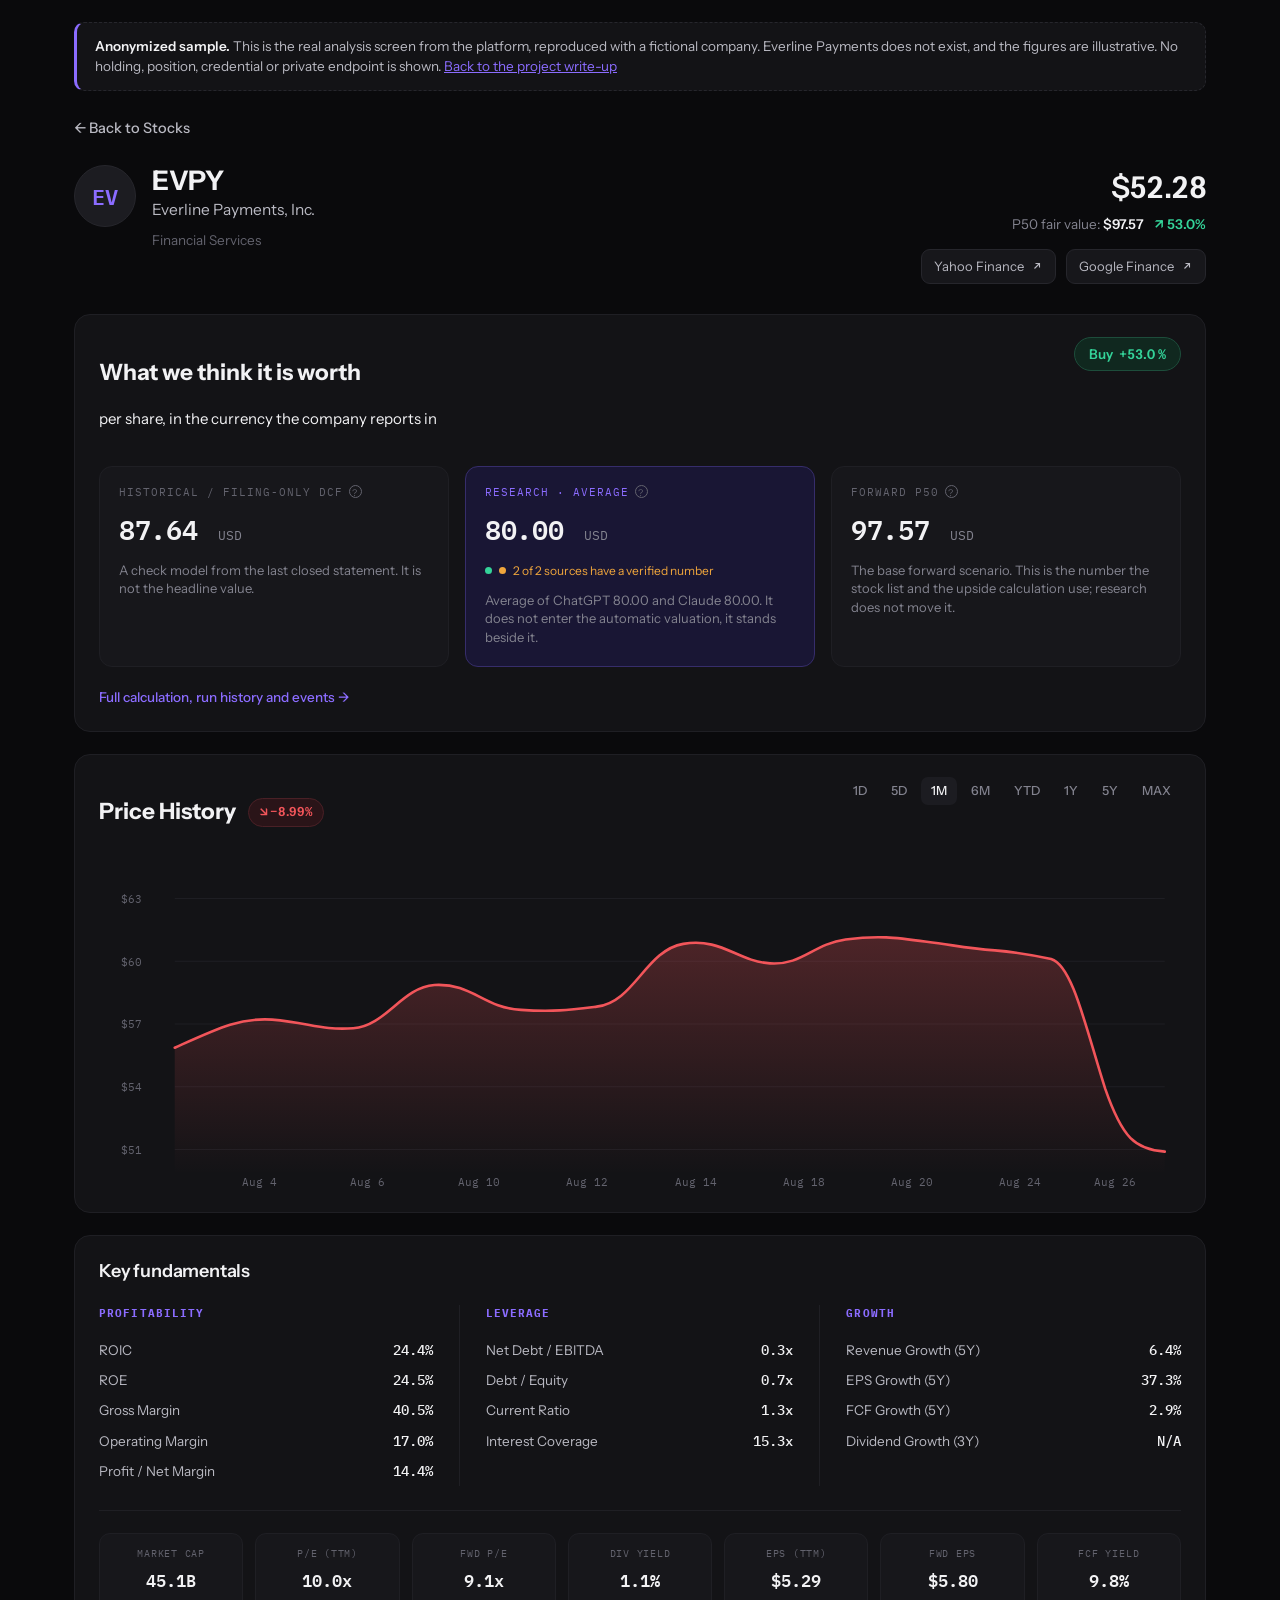
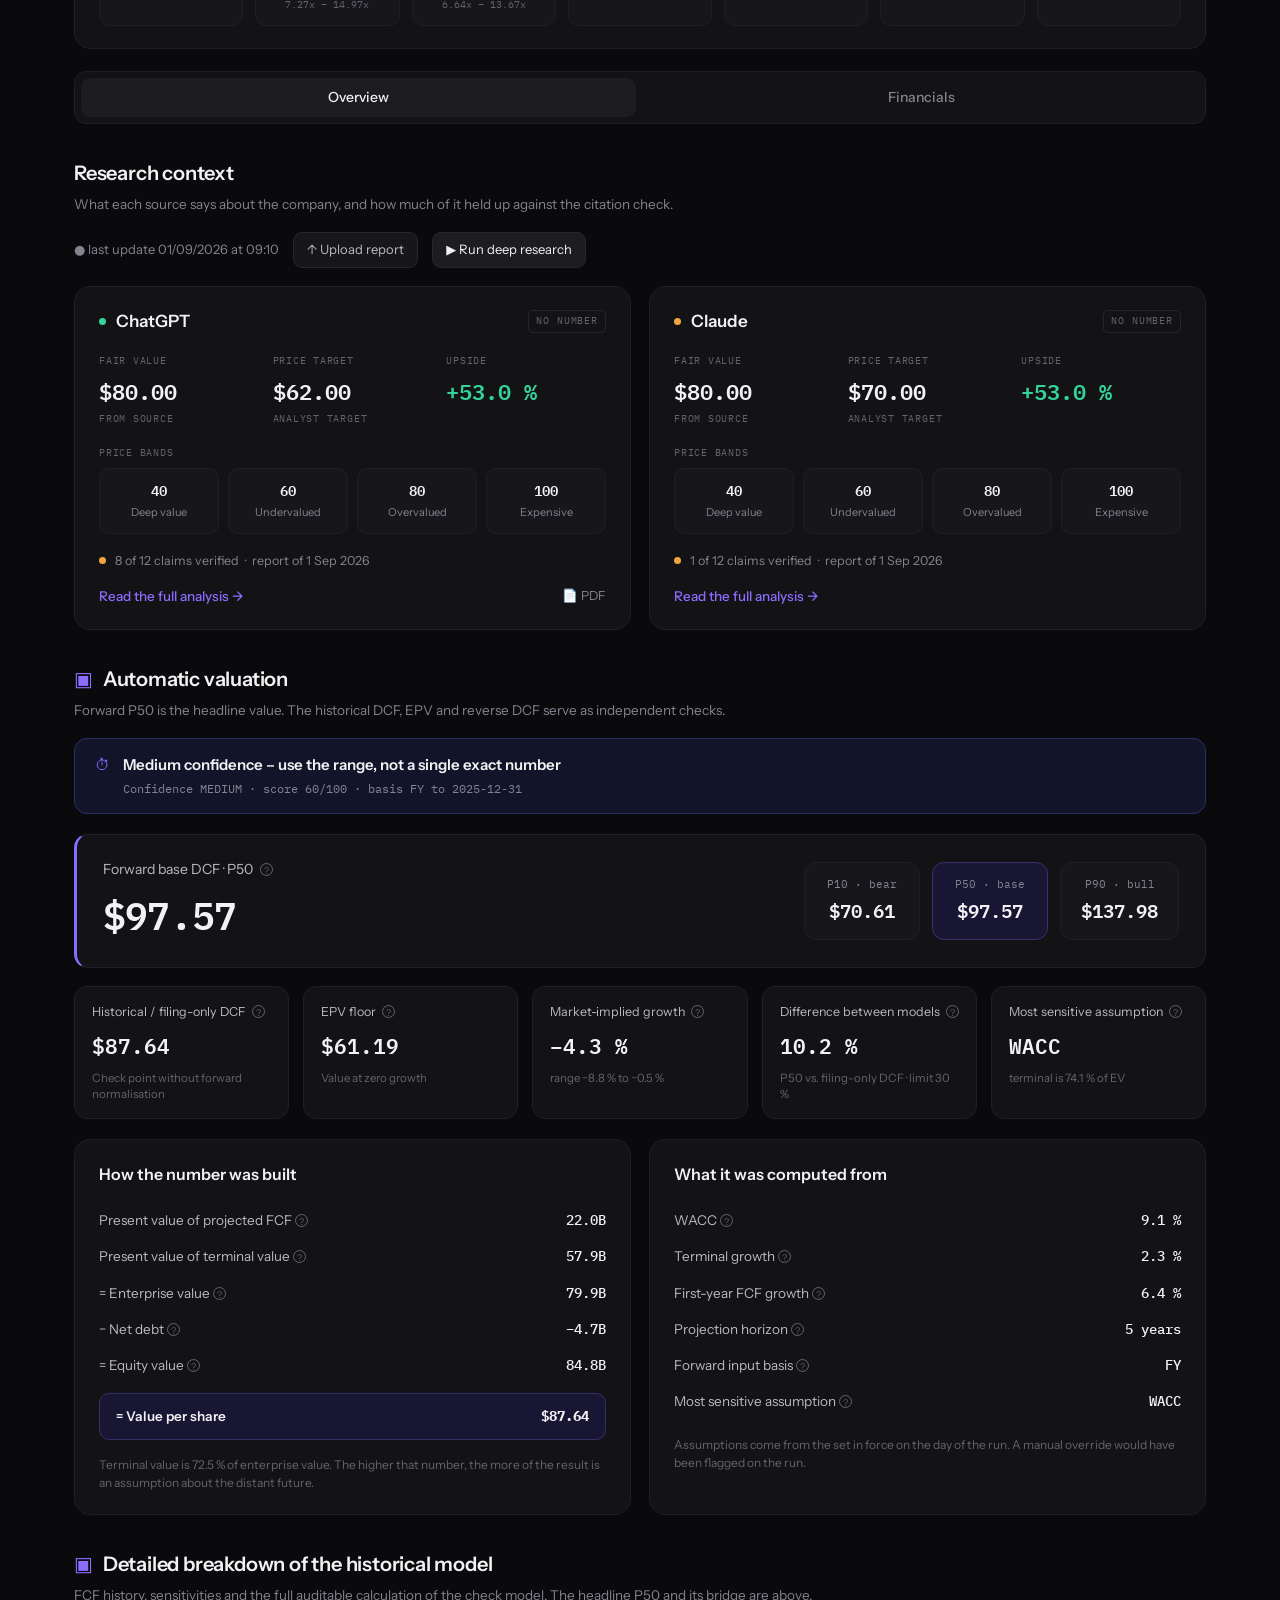
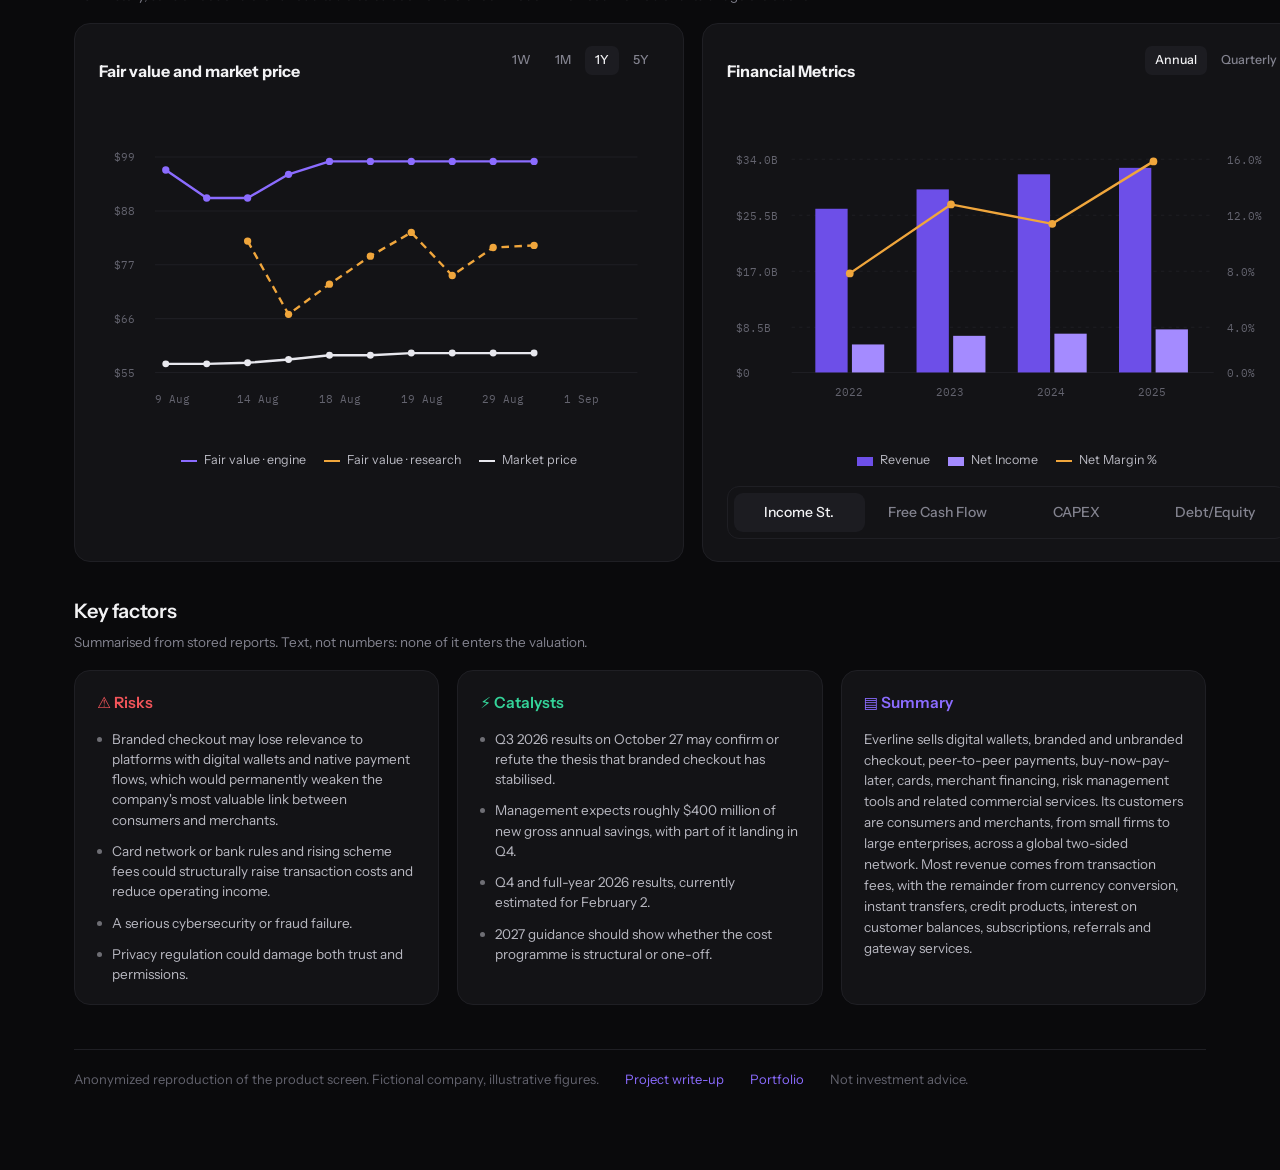
<file: buco-stock/sample-report.html>
<!doctype html>
<html lang="en">
<head>
<meta charset="utf-8">
<meta name="viewport" content="width=device-width, initial-scale=1">
<title>Sample analysis screen &middot; Equity valuation platform</title>
<meta name="description" content="An anonymized reproduction of the real analysis screen from the equity valuation platform: fair value, verified research, automatic valuation and its full audit bridge.">
<link rel="preconnect" href="https://fonts.googleapis.com">
<link rel="preconnect" href="https://fonts.gstatic.com" crossorigin>
<link rel="stylesheet" href="https://fonts.googleapis.com/css2?family=Instrument+Sans:wght@400;500;600;700&family=IBM+Plex+Mono:wght@400;500;600&display=swap">
<style>
  :root {
    --bg: #0a0a0c;
    --card: #131316;
    --card-2: #17171b;
    --raise: #1c1c21;
    --line: #26262c;
    --line-soft: #1f1f24;
    --ink: #f2f2f4;
    --ink-2: #b9b9c2;
    --muted: #83838f;
    --faint: #63636e;
    --violet: #8b6cff;
    --violet-dim: #2a2350;
    --violet-bg: #191634;
    --green: #34d399;
    --green-bg: #10281f;
    --red: #f2555a;
    --red-bg: #2a1418;
    --amber: #f0a63c;
    --sans: "Instrument Sans", ui-sans-serif, system-ui, -apple-system, "Segoe UI", sans-serif;
    --mono: "IBM Plex Mono", ui-monospace, SFMono-Regular, Menlo, Consolas, monospace;
  }
  * { box-sizing: border-box; }
  html { -webkit-text-size-adjust: 100%; }
  body {
    margin: 0;
    background: var(--bg);
    color: var(--ink);
    font-family: var(--sans);
    font-size: 15px;
    line-height: 1.5;
    -webkit-font-smoothing: antialiased;
  }
  .page { max-width: 1180px; margin: 0 auto; padding: 0 24px 80px; }

  /* ---------- anonymization banner ---------- */
  .notice {
    margin: 22px 0 26px;
    padding: 13px 18px;
    border: 1px dashed var(--line);
    border-left: 3px solid var(--violet);
    border-radius: 10px;
    background: var(--card);
    font-size: 13.5px;
    color: var(--ink-2);
  }
  .notice b { color: var(--ink); font-weight: 600; }
  .notice a { color: var(--violet); }

  /* ---------- page header ---------- */
  .back {
    display: inline-flex; align-items: center; gap: 9px;
    color: var(--ink-2); text-decoration: none; font-size: 14.5px; font-weight: 500;
    margin-bottom: 26px;
  }
  .back:hover { color: var(--ink); }

  .tickerhead { display: flex; flex-wrap: wrap; gap: 20px; justify-content: space-between; align-items: flex-start; margin-bottom: 30px; }
  .idblock { display: flex; gap: 16px; align-items: flex-start; }
  .logo {
    width: 62px; height: 62px; border-radius: 50%;
    background: var(--raise); border: 1px solid var(--line);
    display: grid; place-items: center; flex: none;
    font-family: var(--mono); font-size: 22px; font-weight: 600; color: var(--violet);
  }
  .idblock h1 { margin: 0; font-size: 27px; letter-spacing: -0.015em; line-height: 1.15; }
  .idblock .co { margin: 2px 0 0; color: var(--ink-2); font-size: 15.5px; }
  .idblock .sector { margin: 8px 0 0; color: var(--faint); font-size: 13.5px; }

  .priceblock { text-align: right; }
  .priceblock .px { font-size: 30px; font-weight: 600; letter-spacing: -0.02em; font-variant-numeric: tabular-nums; }
  .priceblock .fv { margin-top: 4px; font-size: 13.5px; color: var(--muted); }
  .priceblock .fv b { color: var(--ink); font-weight: 600; }
  .priceblock .fv .up { color: var(--green); font-weight: 600; margin-left: 10px; }
  .links { display: flex; gap: 10px; justify-content: flex-end; margin-top: 14px; }
  .lbtn {
    display: inline-flex; align-items: center; gap: 7px;
    border: 1px solid var(--line); background: var(--card-2); border-radius: 9px;
    padding: 7px 12px; font-size: 13px; color: var(--ink-2); text-decoration: none;
  }
  .lbtn svg { width: 12px; height: 12px; }

  /* ---------- generic card ---------- */
  .card { background: var(--card); border: 1px solid var(--line-soft); border-radius: 16px; padding: 22px 24px; margin-bottom: 22px; }
  .card > h2 { margin: 0; font-size: 18px; font-weight: 600; letter-spacing: -0.01em; }
  .card > .sub { margin: 5px 0 0; font-size: 13.5px; color: var(--muted); }
  .cardhead { display: flex; flex-wrap: wrap; gap: 12px; justify-content: space-between; align-items: flex-start; }

  .pill { border-radius: 999px; padding: 6px 14px; font-size: 13.5px; font-weight: 600; font-variant-numeric: tabular-nums; }
  .pill.buy { background: var(--green-bg); color: var(--green); border: 1px solid #1d4d3b; }
  .pill.down { background: var(--red-bg); color: var(--red); border: 1px solid #4a2026; font-size: 12.5px; padding: 4px 10px; }

  /* ---------- three value cards ---------- */
  .valgrid { display: grid; grid-template-columns: repeat(3, 1fr); gap: 16px; margin-top: 20px; }
  .val { background: var(--card-2); border: 1px solid var(--line-soft); border-radius: 13px; padding: 17px 19px 19px; }
  .val.on { background: var(--violet-bg); border-color: #362d6b; }
  .val .lab { font-family: var(--mono); font-size: 11px; letter-spacing: .09em; text-transform: uppercase; color: var(--faint); display: flex; align-items: center; gap: 6px; }
  .val.on .lab { color: var(--violet); }
  .val .num { font-family: var(--mono); font-size: 27px; font-weight: 600; margin-top: 9px; letter-spacing: -0.01em; }
  .val .num span { font-size: 13px; color: var(--muted); font-weight: 400; margin-left: 5px; }
  .val p { margin: 11px 0 0; font-size: 13px; color: var(--muted); line-height: 1.45; }
  .val .srcs { display: flex; align-items: center; gap: 7px; margin-top: 12px; font-size: 12px; color: var(--amber); }
  .dot { width: 7px; height: 7px; border-radius: 50%; display: inline-block; }
  .dot.g { background: var(--green); } .dot.a { background: var(--amber); }
  .q { width: 13px; height: 13px; border-radius: 50%; border: 1px solid var(--faint); color: var(--faint); font-size: 9px; display: inline-grid; place-items: center; font-family: var(--sans); }
  .deeplink { display: inline-block; margin-top: 20px; color: var(--violet); font-size: 13.5px; text-decoration: none; font-weight: 500; }

  /* ---------- charts ---------- */
  .ranges { display: flex; gap: 4px; flex-wrap: wrap; }
  .ranges span { font-size: 12.5px; color: var(--muted); padding: 5px 10px; border-radius: 7px; font-weight: 500; }
  .ranges span.on { background: var(--raise); color: var(--ink); }
  .chartwrap { overflow-x: auto; margin-top: 18px; }
  .chartwrap svg { display: block; width: 100%; min-width: 560px; height: auto; }
  .gridline { stroke: #1e1e23; stroke-width: 1; }
  .axis { fill: var(--faint); font-family: var(--mono); font-size: 10px; }
  .legend { display: flex; flex-wrap: wrap; gap: 18px; justify-content: center; margin-top: 14px; font-size: 12.5px; color: var(--ink-2); }
  .legend i { display: inline-block; width: 16px; height: 2px; margin-right: 7px; vertical-align: middle; }

  /* ---------- fundamentals ---------- */
  .fund { display: grid; grid-template-columns: repeat(3, 1fr); gap: 0; margin-top: 20px; }
  .fund > div { padding: 0 26px; border-right: 1px solid var(--line-soft); }
  .fund > div:first-child { padding-left: 0; }
  .fund > div:last-child { border-right: 0; padding-right: 0; }
  .fund h3 { font-family: var(--mono); font-size: 11px; letter-spacing: .1em; text-transform: uppercase; color: var(--violet); margin: 0 0 13px; display: flex; align-items: center; gap: 7px; }
  .frow { display: flex; justify-content: space-between; gap: 14px; padding: 5px 0; font-size: 13.5px; }
  .frow span { color: var(--ink-2); }
  .frow b { font-family: var(--mono); font-weight: 500; font-variant-numeric: tabular-nums; }
  .tiles { display: grid; grid-template-columns: repeat(7, 1fr); gap: 12px; margin-top: 24px; padding-top: 22px; border-top: 1px solid var(--line-soft); }
  .tile { background: var(--card-2); border: 1px solid var(--line-soft); border-radius: 11px; padding: 13px 12px; text-align: center; }
  .tile .k { font-family: var(--mono); font-size: 9.5px; letter-spacing: .08em; text-transform: uppercase; color: var(--faint); }
  .tile .v { font-family: var(--mono); font-size: 17px; font-weight: 600; margin-top: 7px; }
  .tile .r { font-family: var(--mono); font-size: 9.5px; color: var(--faint); margin-top: 4px; }

  /* ---------- tabs ---------- */
  .tabs { display: grid; grid-template-columns: 1fr 1fr; gap: 8px; background: var(--card); border: 1px solid var(--line-soft); border-radius: 12px; padding: 6px; margin-bottom: 26px; }
  .tabs span { text-align: center; padding: 9px; border-radius: 9px; font-size: 14px; font-weight: 500; color: var(--muted); }
  .tabs span.on { background: var(--raise); color: var(--ink); }

  /* ---------- section heads ---------- */
  .sechead { margin: 34px 0 6px; font-size: 20px; font-weight: 600; letter-spacing: -0.01em; display: flex; align-items: center; gap: 10px; }
  .sechead .ic { color: var(--violet); }
  .secsub { margin: 0 0 18px; font-size: 13.5px; color: var(--muted); }
  .metarow { display: flex; flex-wrap: wrap; align-items: center; gap: 14px; margin-bottom: 18px; font-size: 13px; color: var(--muted); }
  .ghost { display: inline-flex; align-items: center; gap: 8px; border: 1px solid var(--line); background: var(--card-2); border-radius: 9px; padding: 7px 13px; color: var(--ink-2); font-size: 13px; }
  .ghost.solid { background: var(--raise); color: var(--ink); }

  /* ---------- research provider cards ---------- */
  .provgrid { display: grid; grid-template-columns: repeat(2, 1fr); gap: 18px; }
  .prov { background: var(--card); border: 1px solid var(--line-soft); border-radius: 16px; padding: 22px 24px; }
  .prov .top { display: flex; justify-content: space-between; align-items: center; gap: 12px; }
  .prov .name { display: flex; align-items: center; gap: 10px; font-size: 17px; font-weight: 600; }
  .badge { font-family: var(--mono); font-size: 9.5px; letter-spacing: .09em; color: var(--faint); border: 1px solid var(--line); border-radius: 5px; padding: 3px 7px; }
  .provnums { display: grid; grid-template-columns: repeat(3, 1fr); gap: 14px; margin-top: 20px; }
  .provnums .k { font-family: var(--mono); font-size: 9.5px; letter-spacing: .08em; text-transform: uppercase; color: var(--faint); }
  .provnums .v { font-family: var(--mono); font-size: 22px; font-weight: 600; margin-top: 6px; }
  .provnums .v.gr { color: var(--green); }
  .provnums .s { font-family: var(--mono); font-size: 9.5px; letter-spacing: .08em; text-transform: uppercase; color: var(--faint); margin-top: 4px; }
  .bands { display: grid; grid-template-columns: repeat(4, 1fr); gap: 9px; margin-top: 8px; }
  .band { background: var(--card-2); border: 1px solid var(--line-soft); border-radius: 10px; padding: 10px 6px; text-align: center; }
  .band b { font-family: var(--mono); font-size: 14px; font-weight: 600; display: block; }
  .band span { font-size: 11px; color: var(--muted); }
  .provfoot { display: flex; align-items: center; gap: 9px; margin-top: 18px; font-size: 12.5px; color: var(--muted); }
  .provlinks { display: flex; justify-content: space-between; align-items: center; margin-top: 16px; }
  .provlinks a { color: var(--violet); font-size: 13.5px; text-decoration: none; font-weight: 500; }
  .provlinks .pdf { color: var(--muted); font-size: 12.5px; }

  /* ---------- confidence banner ---------- */
  .conf { background: #12142a; border: 1px solid #2b3160; border-radius: 13px; padding: 15px 20px; display: flex; gap: 13px; align-items: flex-start; margin-bottom: 20px; }
  .conf .t { font-weight: 600; font-size: 15px; }
  .conf .m { font-family: var(--mono); font-size: 11.5px; color: var(--muted); margin-top: 4px; }

  /* ---------- headline valuation ---------- */
  .headline { display: flex; flex-wrap: wrap; gap: 24px; justify-content: space-between; align-items: center; background: var(--card); border: 1px solid var(--line-soft); border-left: 3px solid var(--violet); border-radius: 14px; padding: 24px 26px; margin-bottom: 18px; }
  .headline .lab { font-size: 14px; color: var(--ink-2); display: flex; align-items: center; gap: 7px; }
  .headline .big { font-family: var(--mono); font-size: 38px; font-weight: 600; letter-spacing: -0.02em; margin-top: 6px; }
  .scen { display: flex; gap: 12px; }
  .scenbox { background: var(--card-2); border: 1px solid var(--line-soft); border-radius: 12px; padding: 13px 20px; text-align: center; min-width: 116px; }
  .scenbox.on { background: var(--violet-bg); border-color: #3a3070; }
  .scenbox .k { font-family: var(--mono); font-size: 11px; color: var(--muted); }
  .scenbox .v { font-family: var(--mono); font-size: 19px; font-weight: 600; margin-top: 5px; }

  .checks { display: grid; grid-template-columns: repeat(5, 1fr); gap: 14px; margin-bottom: 20px; }
  .check { background: var(--card); border: 1px solid var(--line-soft); border-radius: 13px; padding: 16px 17px; }
  .check .k { font-size: 12.5px; color: var(--ink-2); display: flex; align-items: center; gap: 6px; }
  .check .v { font-family: var(--mono); font-size: 21px; font-weight: 600; margin-top: 9px; }
  .check .n { font-size: 11.5px; color: var(--faint); margin-top: 8px; line-height: 1.4; }

  /* ---------- bridge ---------- */
  .bridge { display: grid; grid-template-columns: repeat(2, 1fr); gap: 18px; }
  .bridge h3 { margin: 0 0 16px; font-size: 16px; font-weight: 600; }
  .brow { display: flex; justify-content: space-between; gap: 16px; padding: 8px 0; font-size: 13.5px; color: var(--ink-2); }
  .brow b { font-family: var(--mono); font-weight: 500; color: var(--ink); font-variant-numeric: tabular-nums; }
  .brow.tot { background: var(--violet-bg); border: 1px solid #362d6b; border-radius: 10px; padding: 12px 16px; margin-top: 10px; color: var(--ink); font-weight: 600; }
  .brow.tot b { color: var(--ink); font-weight: 700; }
  .bnote { margin: 16px 0 0; font-size: 12px; color: var(--faint); line-height: 1.5; }

  /* ---------- key factors ---------- */
  .factors { display: grid; grid-template-columns: repeat(3, 1fr); gap: 18px; }
  .factor { background: var(--card); border: 1px solid var(--line-soft); border-radius: 16px; padding: 20px 22px; }
  .factor h3 { margin: 0 0 14px; font-size: 15.5px; font-weight: 600; display: flex; align-items: center; gap: 9px; }
  .factor.risk h3 { color: var(--red); }
  .factor.cat h3 { color: var(--green); }
  .factor.sum h3 { color: var(--violet); }
  .factor ul { margin: 0; padding: 0; list-style: none; display: flex; flex-direction: column; gap: 11px; }
  .factor li { position: relative; padding-left: 15px; font-size: 13.5px; color: var(--ink-2); line-height: 1.5; }
  .factor li::before { content: ""; position: absolute; left: 0; top: 8px; width: 5px; height: 5px; border-radius: 50%; background: currentColor; opacity: .55; }
  .factor p { margin: 0; font-size: 13.5px; color: var(--ink-2); line-height: 1.55; }

  .foot { margin-top: 44px; padding-top: 20px; border-top: 1px solid var(--line-soft); display: flex; flex-wrap: wrap; gap: 10px 26px; font-size: 13px; color: var(--faint); }
  .foot a { color: var(--violet); text-decoration: none; }

  @media (max-width: 1000px) {
    .valgrid, .checks, .factors, .fund { grid-template-columns: 1fr; }
    .fund > div { border-right: 0; border-bottom: 1px solid var(--line-soft); padding: 0 0 16px; margin-bottom: 16px; }
    .fund > div:last-child { border-bottom: 0; margin-bottom: 0; padding-bottom: 0; }
    .tiles { grid-template-columns: repeat(3, 1fr); }
    .provgrid, .bridge { grid-template-columns: 1fr; }
    .checks { grid-template-columns: repeat(2, 1fr); }
  }
  @media (max-width: 620px) {
    .tiles { grid-template-columns: repeat(2, 1fr); }
    .checks { grid-template-columns: 1fr; }
    .priceblock { text-align: left; }
    .links { justify-content: flex-start; }
  }
</style>
</head>
<body>
<div class="page">

  <div class="notice">
    <b>Anonymized sample.</b> This is the real analysis screen from the platform, reproduced
    with a fictional company. Everline Payments does not exist, and the figures are
    illustrative. No holding, position, credential or private endpoint is shown.
    <a href="./">Back to the project write-up</a>
  </div>

  <a class="back" href="./">&larr; Back to Stocks</a>

  <div class="tickerhead">
    <div class="idblock">
      <div class="logo">EV</div>
      <div>
        <h1>EVPY</h1>
        <p class="co">Everline Payments, Inc.</p>
        <p class="sector">Financial Services</p>
      </div>
    </div>
    <div class="priceblock">
      <div class="px">$52.28</div>
      <div class="fv">P50 fair value: <b>$97.57</b><span class="up">&#8599; 53.0%</span></div>
      <div class="links">
        <span class="lbtn">Yahoo Finance <svg viewBox="0 0 24 24" fill="none" stroke="currentColor" stroke-width="2.2"><path d="M7 17 17 7M9 7h8v8"/></svg></span>
        <span class="lbtn">Google Finance <svg viewBox="0 0 24 24" fill="none" stroke="currentColor" stroke-width="2.2"><path d="M7 17 17 7M9 7h8v8"/></svg></span>
      </div>
    </div>
  </div>

  <!-- ============ WHAT WE THINK IT IS WORTH ============ -->
  <div class="card">
    <div class="cardhead">
      <div>
        <h2>What we think it is worth</h2>
        <p class="sub">per share, in the currency the company reports in</p>
      </div>
      <span class="pill buy">Buy&nbsp; +53.0 %</span>
    </div>

    <div class="valgrid">
      <div class="val">
        <div class="lab">Historical / filing-only DCF <span class="q">?</span></div>
        <div class="num">87.64 <span>USD</span></div>
        <p>A check model from the last closed statement. It is not the headline value.</p>
      </div>
      <div class="val on">
        <div class="lab">Research &middot; average <span class="q">?</span></div>
        <div class="num">80.00 <span>USD</span></div>
        <div class="srcs"><span class="dot g"></span><span class="dot a"></span> 2 of 2 sources have a verified number</div>
        <p>Average of ChatGPT 80.00 and Claude 80.00. It does not enter the automatic valuation, it stands beside it.</p>
      </div>
      <div class="val">
        <div class="lab">Forward P50 <span class="q">?</span></div>
        <div class="num">97.57 <span>USD</span></div>
        <p>The base forward scenario. This is the number the stock list and the upside calculation use; research does not move it.</p>
      </div>
    </div>

    <a class="deeplink" href="#automatic">Full calculation, run history and events &rarr;</a>
  </div>

  <!-- ============ PRICE HISTORY ============ -->
  <div class="card">
    <div class="cardhead">
      <div style="display:flex;align-items:center;gap:12px">
        <h2>Price History</h2>
        <span class="pill down">&#8600; &minus;8.99%</span>
      </div>
      <div class="ranges">
        <span>1D</span><span>5D</span><span class="on">1M</span><span>6M</span>
        <span>YTD</span><span>1Y</span><span>5Y</span><span>MAX</span>
      </div>
    </div>

    <div class="chartwrap">
      <svg viewBox="0 0 1000 300" role="img" aria-label="One month of daily closing prices, drifting up to about 62 dollars by 26 August and then falling sharply to 52.28 at the end of the month.">
        <defs>
          <linearGradient id="pxfill" x1="0" y1="0" x2="0" y2="1">
            <stop offset="0%" stop-color="#f2555a" stop-opacity="0.26"/>
            <stop offset="100%" stop-color="#f2555a" stop-opacity="0"/>
          </linearGradient>
        </defs>
        <g>
          <line class="gridline" x1="70" y1="30"  x2="985" y2="30"/>
          <line class="gridline" x1="70" y1="88"  x2="985" y2="88"/>
          <line class="gridline" x1="70" y1="146" x2="985" y2="146"/>
          <line class="gridline" x1="70" y1="204" x2="985" y2="204"/>
          <line class="gridline" x1="70" y1="262" x2="985" y2="262"/>
          <text class="axis" x="20" y="34">$63</text>
          <text class="axis" x="20" y="92">$60</text>
          <text class="axis" x="20" y="150">$57</text>
          <text class="axis" x="20" y="208">$54</text>
          <text class="axis" x="20" y="266">$51</text>

          <path fill="url(#pxfill)" d="M70,168 C110,150 130,140 160,142 C195,145 205,152 235,150
            C265,148 280,112 310,110 C345,108 355,131 390,133 C420,135 435,133 460,130
            C495,126 505,78 540,72 C575,66 590,88 620,90 C650,92 660,72 690,68
            C720,64 735,66 765,70 C790,73 800,76 828,78 C852,80 862,82 880,86
            C900,92 912,150 930,206 C946,252 958,262 985,264 L985,285 L70,285 Z"/>
          <path fill="none" stroke="#f2555a" stroke-width="2.4" stroke-linejoin="round" stroke-linecap="round"
            d="M70,168 C110,150 130,140 160,142 C195,145 205,152 235,150
            C265,148 280,112 310,110 C345,108 355,131 390,133 C420,135 435,133 460,130
            C495,126 505,78 540,72 C575,66 590,88 620,90 C650,92 660,72 690,68
            C720,64 735,66 765,70 C790,73 800,76 828,78 C852,80 862,82 880,86
            C900,92 912,150 930,206 C946,252 958,262 985,264"/>

          <text class="axis" x="132" y="296">Aug 4</text>
          <text class="axis" x="232" y="296">Aug 6</text>
          <text class="axis" x="332" y="296">Aug 10</text>
          <text class="axis" x="432" y="296">Aug 12</text>
          <text class="axis" x="532" y="296">Aug 14</text>
          <text class="axis" x="632" y="296">Aug 18</text>
          <text class="axis" x="732" y="296">Aug 20</text>
          <text class="axis" x="832" y="296">Aug 24</text>
          <text class="axis" x="920" y="296">Aug 26</text>
        </g>
      </svg>
    </div>
  </div>

  <!-- ============ KEY FUNDAMENTALS ============ -->
  <div class="card">
    <h2>Key fundamentals</h2>

    <div class="fund">
      <div>
        <h3>Profitability</h3>
        <div class="frow"><span>ROIC</span><b>24.4%</b></div>
        <div class="frow"><span>ROE</span><b>24.5%</b></div>
        <div class="frow"><span>Gross Margin</span><b>40.5%</b></div>
        <div class="frow"><span>Operating Margin</span><b>17.0%</b></div>
        <div class="frow"><span>Profit / Net Margin</span><b>14.4%</b></div>
      </div>
      <div>
        <h3>Leverage</h3>
        <div class="frow"><span>Net Debt / EBITDA</span><b>0.3x</b></div>
        <div class="frow"><span>Debt / Equity</span><b>0.7x</b></div>
        <div class="frow"><span>Current Ratio</span><b>1.3x</b></div>
        <div class="frow"><span>Interest Coverage</span><b>15.3x</b></div>
      </div>
      <div>
        <h3>Growth</h3>
        <div class="frow"><span>Revenue Growth (5Y)</span><b>6.4%</b></div>
        <div class="frow"><span>EPS Growth (5Y)</span><b>37.3%</b></div>
        <div class="frow"><span>FCF Growth (5Y)</span><b>2.9%</b></div>
        <div class="frow"><span>Dividend Growth (3Y)</span><b>N/A</b></div>
      </div>
    </div>

    <div class="tiles">
      <div class="tile"><div class="k">Market cap</div><div class="v">45.1B</div></div>
      <div class="tile"><div class="k">P/E (TTM)</div><div class="v">10.0x</div><div class="r">7.27x &ndash; 14.97x</div></div>
      <div class="tile"><div class="k">Fwd P/E</div><div class="v">9.1x</div><div class="r">6.64x &ndash; 13.67x</div></div>
      <div class="tile"><div class="k">Div yield</div><div class="v">1.1%</div></div>
      <div class="tile"><div class="k">EPS (TTM)</div><div class="v">$5.29</div></div>
      <div class="tile"><div class="k">Fwd EPS</div><div class="v">$5.80</div></div>
      <div class="tile"><div class="k">FCF yield</div><div class="v">9.8%</div></div>
    </div>
  </div>

  <div class="tabs"><span class="on">Overview</span><span>Financials</span></div>

  <!-- ============ RESEARCH CONTEXT ============ -->
  <h2 class="sechead">Research context</h2>
  <p class="secsub">What each source says about the company, and how much of it held up against the citation check.</p>

  <div class="metarow">
    <span>&#9679; last update 01/09/2026 at 09:10</span>
    <span class="ghost">&#8593; Upload report</span>
    <span class="ghost solid">&#9654; Run deep research</span>
  </div>

  <div class="provgrid">
    <div class="prov">
      <div class="top">
        <div class="name"><span class="dot g"></span> ChatGPT</div>
        <span class="badge">NO NUMBER</span>
      </div>
      <div class="provnums">
        <div><div class="k">Fair value</div><div class="v">$80.00</div><div class="s">from source</div></div>
        <div><div class="k">Price target</div><div class="v">$62.00</div><div class="s">analyst target</div></div>
        <div><div class="k">Upside</div><div class="v gr">+53.0 %</div></div>
      </div>
      <div class="k" style="font-family:var(--mono);font-size:9.5px;letter-spacing:.08em;text-transform:uppercase;color:var(--faint);margin-top:20px">Price bands</div>
      <div class="bands">
        <div class="band"><b>40</b><span>Deep value</span></div>
        <div class="band"><b>60</b><span>Undervalued</span></div>
        <div class="band"><b>80</b><span>Overvalued</span></div>
        <div class="band"><b>100</b><span>Expensive</span></div>
      </div>
      <div class="provfoot"><span class="dot a"></span> 8 of 12 claims verified &nbsp;&middot;&nbsp; report of 1 Sep 2026</div>
      <div class="provlinks"><a href="#">Read the full analysis &rarr;</a><span class="pdf">&#128196; PDF</span></div>
    </div>

    <div class="prov">
      <div class="top">
        <div class="name"><span class="dot a"></span> Claude</div>
        <span class="badge">NO NUMBER</span>
      </div>
      <div class="provnums">
        <div><div class="k">Fair value</div><div class="v">$80.00</div><div class="s">from source</div></div>
        <div><div class="k">Price target</div><div class="v">$70.00</div><div class="s">analyst target</div></div>
        <div><div class="k">Upside</div><div class="v gr">+53.0 %</div></div>
      </div>
      <div class="k" style="font-family:var(--mono);font-size:9.5px;letter-spacing:.08em;text-transform:uppercase;color:var(--faint);margin-top:20px">Price bands</div>
      <div class="bands">
        <div class="band"><b>40</b><span>Deep value</span></div>
        <div class="band"><b>60</b><span>Undervalued</span></div>
        <div class="band"><b>80</b><span>Overvalued</span></div>
        <div class="band"><b>100</b><span>Expensive</span></div>
      </div>
      <div class="provfoot"><span class="dot a"></span> 1 of 12 claims verified &nbsp;&middot;&nbsp; report of 1 Sep 2026</div>
      <div class="provlinks"><a href="#">Read the full analysis &rarr;</a></div>
    </div>
  </div>

  <!-- ============ AUTOMATIC VALUATION ============ -->
  <h2 class="sechead" id="automatic"><span class="ic">&#9635;</span> Automatic valuation</h2>
  <p class="secsub">Forward P50 is the headline value. The historical DCF, EPV and reverse DCF serve as independent checks.</p>

  <div class="conf">
    <span style="color:var(--violet)">&#9201;</span>
    <div>
      <div class="t">Medium confidence &ndash; use the range, not a single exact number</div>
      <div class="m">Confidence MEDIUM &middot; score 60/100 &middot; basis FY to 2025-12-31</div>
    </div>
  </div>

  <div class="headline">
    <div>
      <div class="lab">Forward base DCF &middot; P50 <span class="q">?</span></div>
      <div class="big">$97.57</div>
    </div>
    <div class="scen">
      <div class="scenbox"><div class="k">P10 &middot; bear</div><div class="v">$70.61</div></div>
      <div class="scenbox on"><div class="k">P50 &middot; base</div><div class="v">$97.57</div></div>
      <div class="scenbox"><div class="k">P90 &middot; bull</div><div class="v">$137.98</div></div>
    </div>
  </div>

  <div class="checks">
    <div class="check">
      <div class="k">Historical / filing-only DCF <span class="q">?</span></div>
      <div class="v">$87.64</div>
      <div class="n">Check point without forward normalisation</div>
    </div>
    <div class="check">
      <div class="k">EPV floor <span class="q">?</span></div>
      <div class="v">$61.19</div>
      <div class="n">Value at zero growth</div>
    </div>
    <div class="check">
      <div class="k">Market-implied growth <span class="q">?</span></div>
      <div class="v">&minus;4.3 %</div>
      <div class="n">range &minus;8.8 % to &minus;0.5 %</div>
    </div>
    <div class="check">
      <div class="k">Difference between models <span class="q">?</span></div>
      <div class="v">10.2 %</div>
      <div class="n">P50 vs. filing-only DCF &middot; limit 30 %</div>
    </div>
    <div class="check">
      <div class="k">Most sensitive assumption <span class="q">?</span></div>
      <div class="v">WACC</div>
      <div class="n">terminal is 74.1 % of EV</div>
    </div>
  </div>

  <div class="bridge">
    <div class="card" style="margin:0">
      <h3>How the number was built</h3>
      <div class="brow"><span>Present value of projected FCF <span class="q">?</span></span><b>22.0B</b></div>
      <div class="brow"><span>Present value of terminal value <span class="q">?</span></span><b>57.9B</b></div>
      <div class="brow"><span>= Enterprise value <span class="q">?</span></span><b>79.9B</b></div>
      <div class="brow"><span>&minus; Net debt <span class="q">?</span></span><b>&minus;4.7B</b></div>
      <div class="brow"><span>= Equity value <span class="q">?</span></span><b>84.8B</b></div>
      <div class="brow tot"><span>= Value per share</span><b>$87.64</b></div>
      <p class="bnote">Terminal value is 72.5 % of enterprise value. The higher that number, the more of the result is an assumption about the distant future.</p>
    </div>

    <div class="card" style="margin:0">
      <h3>What it was computed from</h3>
      <div class="brow"><span>WACC <span class="q">?</span></span><b>9.1 %</b></div>
      <div class="brow"><span>Terminal growth <span class="q">?</span></span><b>2.3 %</b></div>
      <div class="brow"><span>First-year FCF growth <span class="q">?</span></span><b>6.4 %</b></div>
      <div class="brow"><span>Projection horizon <span class="q">?</span></span><b>5 years</b></div>
      <div class="brow"><span>Forward input basis <span class="q">?</span></span><b>FY</b></div>
      <div class="brow"><span>Most sensitive assumption <span class="q">?</span></span><b>WACC</b></div>
      <p class="bnote">Assumptions come from the set in force on the day of the run. A manual override would have been flagged on the run.</p>
    </div>
  </div>

  <!-- ============ DETAILED BREAKDOWN ============ -->
  <h2 class="sechead"><span class="ic">&#9635;</span> Detailed breakdown of the historical model</h2>
  <p class="secsub">FCF history, sensitivities and the full auditable calculation of the check model. The headline P50 and its bridge are above.</p>

  <div class="bridge" style="margin-bottom:22px">
    <div class="card" style="margin:0">
      <div class="cardhead">
        <h2 style="font-size:16px">Fair value and market price</h2>
        <div class="ranges"><span>1W</span><span>1M</span><span class="on">1Y</span><span>5Y</span></div>
      </div>
      <div class="chartwrap">
        <svg viewBox="0 0 520 300" role="img" aria-label="Three series over three weeks: the engine fair value near 95 dollars, the research fair value moving between 66 and 83, and the market price flat near 57.">
          <g>
            <line class="gridline" x1="52" y1="40"  x2="500" y2="40"/>
            <line class="gridline" x1="52" y1="90"  x2="500" y2="90"/>
            <line class="gridline" x1="52" y1="140" x2="500" y2="140"/>
            <line class="gridline" x1="52" y1="190" x2="500" y2="190"/>
            <line class="gridline" x1="52" y1="240" x2="500" y2="240"/>
            <text class="axis" x="14" y="44">$99</text>
            <text class="axis" x="14" y="94">$88</text>
            <text class="axis" x="14" y="144">$77</text>
            <text class="axis" x="14" y="194">$66</text>
            <text class="axis" x="14" y="244">$55</text>

            <!-- engine fair value -->
            <polyline fill="none" stroke="#8b6cff" stroke-width="2.2" stroke-linejoin="round"
              points="62,52 100,78 138,78 176,56 214,44 252,44 290,44 328,44 366,44 404,44"/>
            <g fill="#8b6cff">
              <circle cx="62" cy="52" r="3.4"/><circle cx="100" cy="78" r="3.4"/><circle cx="138" cy="78" r="3.4"/>
              <circle cx="176" cy="56" r="3.4"/><circle cx="214" cy="44" r="3.4"/><circle cx="252" cy="44" r="3.4"/>
              <circle cx="290" cy="44" r="3.4"/><circle cx="328" cy="44" r="3.4"/><circle cx="366" cy="44" r="3.4"/>
              <circle cx="404" cy="44" r="3.4"/>
            </g>

            <!-- research fair value -->
            <polyline fill="none" stroke="#f0a63c" stroke-width="2.2" stroke-dasharray="7 5" stroke-linejoin="round"
              points="138,118 176,186 214,158 252,132 290,110 328,150 366,124 404,122"/>
            <g fill="#f0a63c">
              <circle cx="138" cy="118" r="3.4"/><circle cx="176" cy="186" r="3.4"/><circle cx="214" cy="158" r="3.4"/>
              <circle cx="252" cy="132" r="3.4"/><circle cx="290" cy="110" r="3.4"/><circle cx="328" cy="150" r="3.4"/>
              <circle cx="366" cy="124" r="3.4"/><circle cx="404" cy="122" r="3.4"/>
            </g>

            <!-- market price -->
            <polyline fill="none" stroke="#e8e8ee" stroke-width="2.2" stroke-linejoin="round"
              points="62,232 100,232 138,231 176,228 214,224 252,224 290,222 328,222 366,222 404,222"/>
            <g fill="#e8e8ee">
              <circle cx="62" cy="232" r="3.2"/><circle cx="100" cy="232" r="3.2"/><circle cx="138" cy="231" r="3.2"/>
              <circle cx="176" cy="228" r="3.2"/><circle cx="214" cy="224" r="3.2"/><circle cx="252" cy="224" r="3.2"/>
              <circle cx="290" cy="222" r="3.2"/><circle cx="328" cy="222" r="3.2"/><circle cx="366" cy="222" r="3.2"/>
              <circle cx="404" cy="222" r="3.2"/>
            </g>

            <text class="axis" x="52" y="268">9 Aug</text>
            <text class="axis" x="128" y="268">14 Aug</text>
            <text class="axis" x="204" y="268">18 Aug</text>
            <text class="axis" x="280" y="268">19 Aug</text>
            <text class="axis" x="356" y="268">29 Aug</text>
            <text class="axis" x="432" y="268">1 Sep</text>
          </g>
        </svg>
      </div>
      <div class="legend">
        <span><i style="background:#8b6cff"></i>Fair value &middot; engine</span>
        <span><i style="background:#f0a63c"></i>Fair value &middot; research</span>
        <span><i style="background:#e8e8ee"></i>Market price</span>
      </div>
    </div>

    <div class="card" style="margin:0">
      <div class="cardhead">
        <h2 style="font-size:16px">Financial Metrics</h2>
        <div class="ranges"><span class="on">Annual</span><span>Quarterly</span></div>
      </div>
      <div class="chartwrap">
        <svg viewBox="0 0 520 300" role="img" aria-label="Revenue and net income bars from 2022 to 2025 with a net margin line rising from about 8 percent to 15.7 percent.">
          <g>
            <line class="gridline" x1="60" y1="42"  x2="452" y2="42"  stroke-dasharray="3 4"/>
            <line class="gridline" x1="60" y1="94"  x2="452" y2="94"  stroke-dasharray="3 4"/>
            <line class="gridline" x1="60" y1="146" x2="452" y2="146" stroke-dasharray="3 4"/>
            <line class="gridline" x1="60" y1="198" x2="452" y2="198" stroke-dasharray="3 4"/>
            <line class="gridline" x1="60" y1="240" x2="452" y2="240"/>
            <text class="axis" x="8" y="46">$34.0B</text>
            <text class="axis" x="8" y="98">$25.5B</text>
            <text class="axis" x="8" y="150">$17.0B</text>
            <text class="axis" x="8" y="202">$8.5B</text>
            <text class="axis" x="8" y="244">$0</text>
            <text class="axis" x="464" y="46">16.0%</text>
            <text class="axis" x="464" y="98">12.0%</text>
            <text class="axis" x="464" y="150">8.0%</text>
            <text class="axis" x="464" y="202">4.0%</text>
            <text class="axis" x="464" y="244">0.0%</text>

            <g fill="#6d4fe8">
              <rect x="82"  y="88"  width="30" height="152"/>
              <rect x="176" y="70"  width="30" height="170"/>
              <rect x="270" y="56"  width="30" height="184"/>
              <rect x="364" y="50"  width="30" height="190"/>
            </g>
            <g fill="#a48bff">
              <rect x="116" y="214" width="30" height="26"/>
              <rect x="210" y="206" width="30" height="34"/>
              <rect x="304" y="204" width="30" height="36"/>
              <rect x="398" y="200" width="30" height="40"/>
            </g>

            <polyline fill="none" stroke="#f0a63c" stroke-width="2.2"
              points="114,148 208,84 302,102 396,44"/>
            <g fill="#f0a63c">
              <circle cx="114" cy="148" r="3.6"/><circle cx="208" cy="84" r="3.6"/>
              <circle cx="302" cy="102" r="3.6"/><circle cx="396" cy="44" r="3.6"/>
            </g>

            <text class="axis" x="100" y="262">2022</text>
            <text class="axis" x="194" y="262">2023</text>
            <text class="axis" x="288" y="262">2024</text>
            <text class="axis" x="382" y="262">2025</text>
          </g>
        </svg>
      </div>
      <div class="legend">
        <span><i style="background:#6d4fe8;height:9px"></i>Revenue</span>
        <span><i style="background:#a48bff;height:9px"></i>Net Income</span>
        <span><i style="background:#f0a63c"></i>Net Margin %</span>
      </div>
      <div class="tabs" style="margin:16px 0 0;grid-template-columns:repeat(4,1fr)">
        <span class="on">Income St.</span><span>Free Cash Flow</span><span>CAPEX</span><span>Debt/Equity</span>
      </div>
    </div>
  </div>

  <!-- ============ KEY FACTORS ============ -->
  <h2 class="sechead">Key factors</h2>
  <p class="secsub">Summarised from stored reports. Text, not numbers: none of it enters the valuation.</p>

  <div class="factors">
    <div class="factor risk">
      <h3>&#9888; Risks</h3>
      <ul>
        <li>Branded checkout may lose relevance to platforms with digital wallets and native payment flows, which would permanently weaken the company's most valuable link between consumers and merchants.</li>
        <li>Card network or bank rules and rising scheme fees could structurally raise transaction costs and reduce operating income.</li>
        <li>A serious cybersecurity or fraud failure.</li>
        <li>Privacy regulation could damage both trust and permissions.</li>
      </ul>
    </div>
    <div class="factor cat">
      <h3>&#9889; Catalysts</h3>
      <ul>
        <li>Q3 2026 results on October 27 may confirm or refute the thesis that branded checkout has stabilised.</li>
        <li>Management expects roughly $400 million of new gross annual savings, with part of it landing in Q4.</li>
        <li>Q4 and full-year 2026 results, currently estimated for February 2.</li>
        <li>2027 guidance should show whether the cost programme is structural or one-off.</li>
      </ul>
    </div>
    <div class="factor sum">
      <h3>&#9636; Summary</h3>
      <p>
        Everline sells digital wallets, branded and unbranded checkout, peer-to-peer payments,
        buy-now-pay-later, cards, merchant financing, risk management tools and related commercial
        services. Its customers are consumers and merchants, from small firms to large enterprises,
        across a global two-sided network. Most revenue comes from transaction fees, with the
        remainder from currency conversion, instant transfers, credit products, interest on
        customer balances, subscriptions, referrals and gateway services.
      </p>
    </div>
  </div>

  <div class="foot">
    <span>Anonymized reproduction of the product screen. Fictional company, illustrative figures.</span>
    <a href="./">Project write-up</a>
    <a href="../">Portfolio</a>
    <span>Not investment advice.</span>
  </div>

</div>
</body>
</html>
</file>
<file: assets/site.css>
/* Engineering portfolio - design system.
   Archivo (display) / Instrument Sans (body + UI) / IBM Plex Mono (labels + data).
   Built from the Figma redesign: smaller display type, sans body, card surfaces,
   information first. */

:root {
  --ground: #F7F8F7;
  --surface: #FFFFFF;
  --surface-2: #F1F4F2;
  --ink: #101615;
  --ink-2: #39433F;
  --muted: #6B7674;
  --hair: #E1E6E3;
  --hair-strong: #CBD3CF;
  --accent: #1E6B58;
  --link: #2C4C7C;
  --alert: #A8501E;

  /* diagram aliases, kept so the case-study SVGs stay readable */
  --leg-a: var(--link);
  --leg-b: var(--accent);

  --font-display: "Archivo", "Helvetica Neue", Arial, sans-serif;
  --font-body: "Instrument Sans", ui-sans-serif, system-ui, "Segoe UI", Arial, sans-serif;
  --font-mono: "IBM Plex Mono", ui-monospace, "SF Mono", Consolas, monospace;

  --pad: clamp(20px, 4.5vw, 56px);
  --shell: 1280px;

  --r-card: 10px;
  --r-btn: 6px;
  --r-chip: 4px;
}

@media (prefers-color-scheme: dark) {
  :root:not([data-theme="light"]) {
    --ground: #0C1011;
    --surface: #14191A;
    --surface-2: #1A2122;
    --ink: #E9EEEC;
    --ink-2: #BFC8C5;
    --muted: #8B9895;
    --hair: #232B2C;
    --hair-strong: #35403F;
    --accent: #5FC0A3;
    --link: #8DAFDE;
    --alert: #E28E5F;
  }
}

:root[data-theme="dark"] {
  --ground: #0C1011;
  --surface: #14191A;
  --surface-2: #1A2122;
  --ink: #E9EEEC;
  --ink-2: #BFC8C5;
  --muted: #8B9895;
  --hair: #232B2C;
  --hair-strong: #35403F;
  --accent: #5FC0A3;
  --link: #8DAFDE;
  --alert: #E28E5F;
}

* { box-sizing: border-box; }
html { -webkit-text-size-adjust: 100%; scroll-behavior: smooth; }
@media (prefers-reduced-motion: reduce) { html { scroll-behavior: auto; } }

body {
  margin: 0;
  background: var(--ground);
  color: var(--ink);
  font-family: var(--font-body);
  font-size: 16px;
  line-height: 1.6;
  -webkit-font-smoothing: antialiased;
  text-rendering: optimizeLegibility;
}

/* ---------- top bar ---------- */

.sitebar {
  position: sticky;
  top: 0;
  z-index: 20;
  background: var(--surface);
  border-bottom: 1px solid var(--hair);
}
.sitebar > .inner {
  max-width: var(--shell);
  margin: 0 auto;
  padding: 15px var(--pad);
  display: flex;
  flex-wrap: wrap;
  align-items: center;
  justify-content: space-between;
  gap: 10px 24px;
}
.sitebar .brand {
  font-family: var(--font-display);
  font-weight: 600;
  font-size: 16px;
  letter-spacing: -0.012em;
  color: var(--ink);
  text-decoration: none;
}
.sitebar nav { display: flex; flex-wrap: wrap; gap: 8px 24px; }
.sitebar nav a {
  font-size: 14px;
  color: var(--muted);
  text-decoration: none;
}
.sitebar nav a:hover { color: var(--ink); }
.sitebar nav a[aria-current="page"] { color: var(--accent); font-weight: 500; }

/* ---------- shell ---------- */

.wrap {
  max-width: var(--shell);
  margin: 0 auto;
  padding: 0 var(--pad) 80px;
  display: flex;
  flex-direction: column;
  gap: 68px;
}

/* ---------- type ---------- */

.kicker {
  font-family: var(--font-mono);
  font-size: 11px;
  font-weight: 500;
  letter-spacing: .14em;
  text-transform: uppercase;
  color: var(--accent);
  display: flex;
  flex-wrap: wrap;
  gap: 6px 12px;
}
.kicker .sep { color: var(--hair-strong); }
.kicker b { color: var(--accent); font-weight: 500; }

h1 {
  font-family: var(--font-display);
  font-weight: 600;
  font-size: clamp(29px, 4.2vw, 44px);
  line-height: 1.1;
  letter-spacing: -0.024em;
  margin: 0;
  text-wrap: balance;
}

h2 {
  font-family: var(--font-display);
  font-weight: 600;
  font-size: clamp(21px, 2.6vw, 26px);
  line-height: 1.22;
  letter-spacing: -0.018em;
  margin: 0;
  text-wrap: balance;
}

h3 {
  font-family: var(--font-body);
  font-weight: 600;
  font-size: 16.5px;
  line-height: 1.35;
  letter-spacing: -0.004em;
  margin: 0;
}

p { margin: 0; }
p + p { margin-top: 0.85em; }

.lede { font-size: 17px; color: var(--ink-2); line-height: 1.6; }
.sub { font-size: 14.5px; color: var(--muted); }

strong { font-weight: 600; }
em { font-style: normal; color: var(--accent); }

code {
  font-family: var(--font-mono);
  font-size: 0.86em;
  background: var(--surface-2);
  border: 1px solid var(--hair);
  padding: 0.5px 5px;
  border-radius: var(--r-chip);
}

a { color: var(--link); text-underline-offset: 2px; }
a:focus-visible, .card:focus-visible, .chip:focus-visible {
  outline: 2px solid var(--accent);
  outline-offset: 2px;
  border-radius: 3px;
}

/* ---------- hero ---------- */

.hero {
  padding-top: clamp(36px, 5vw, 60px);
  display: grid;
  /* The card is a fixed rail so the headline keeps the width it was designed at
     and stays on two lines instead of three. */
  grid-template-columns: minmax(0, 1fr) 360px;
  gap: clamp(28px, 5vw, 68px);
  align-items: start;
}
@media (max-width: 1080px) { .hero { grid-template-columns: minmax(0, 1fr) 320px; } }
@media (max-width: 900px) { .hero { grid-template-columns: 1fr; } }

.hero-copy { display: flex; flex-direction: column; gap: 16px; }

.hero-links {
  display: flex;
  flex-wrap: wrap;
  gap: 8px 16px;
  align-items: center;
  padding-top: 6px;
  font-size: 15px;
}
.hero-links .dot { color: var(--hair-strong); }
.hero-links .plain { color: var(--muted); font-weight: 500; }
.hero-links a { font-weight: 500; text-decoration: none; border-bottom: 1px solid var(--hair-strong); }
.hero-links a:hover { border-bottom-color: var(--link); }

/* ---------- data card (at a glance / spec strip) ---------- */

.datacard {
  background: var(--surface);
  border: 1px solid var(--hair);
  border-radius: var(--r-card);
  overflow: hidden;
}
.datacard .head {
  padding: 14px 20px 12px;
  border-bottom: 1px solid var(--hair);
  font-family: var(--font-mono);
  font-size: 11px;
  letter-spacing: .14em;
  text-transform: uppercase;
  color: var(--muted);
}
.datacard dl { margin: 0; }
.datacard .row {
  display: flex;
  align-items: baseline;
  justify-content: space-between;
  gap: 16px;
  padding: 11px 20px;
  border-bottom: 1px solid var(--hair);
}
.datacard .row:last-child { border-bottom: 0; }
.datacard dt { font-size: 14px; color: var(--muted); }
.datacard dd {
  margin: 0;
  font-size: 14px;
  font-weight: 600;
  text-align: right;
  font-variant-numeric: tabular-nums;
}

/* ---------- sections ---------- */

.sec { display: flex; flex-direction: column; gap: 20px; scroll-margin-top: 70px; }

.eyebrow {
  font-family: var(--font-mono);
  font-size: 11px;
  font-weight: 500;
  letter-spacing: .14em;
  text-transform: uppercase;
  color: var(--muted);
}
.sechead { display: flex; flex-direction: column; gap: 7px; }

/* ---------- project cards ---------- */

.projects {
  display: grid;
  grid-template-columns: repeat(auto-fit, minmax(330px, 1fr));
  gap: 22px;
}
.card {
  background: var(--surface);
  border: 1px solid var(--hair);
  border-radius: var(--r-card);
  padding: 24px 26px 24px;
  display: flex;
  flex-direction: column;
  gap: 13px;
  text-decoration: none;
  color: inherit;
  transition: border-color .15s ease, transform .15s ease;
}
.card:hover { border-color: var(--hair-strong); }
@media (prefers-reduced-motion: no-preference) {
  .card:hover { transform: translateY(-2px); }
}
.card .ptag {
  font-family: var(--font-mono);
  font-size: 11px;
  font-weight: 500;
  letter-spacing: .13em;
  text-transform: uppercase;
  color: var(--accent);
}
.card h3 {
  font-family: var(--font-display);
  /* 22px is the largest size that keeps the longest project title on one line
     at the designed three-column card width. */
  font-size: clamp(19px, 2.1vw, 22px);
  font-weight: 600;
  letter-spacing: -0.018em;
  line-height: 1.2;
}
.card p { font-size: 15.5px; color: var(--ink-2); max-width: none; }
.card .more {
  font-size: 14.5px;
  font-weight: 500;
  color: var(--link);
  margin-top: auto;
  padding-top: 4px;
}

.bullets { list-style: none; margin: 4px 0 0; padding: 0; display: flex; flex-direction: column; gap: 8px; }
.bullets li {
  position: relative;
  padding-left: 15px;
  font-size: 14.5px;
  line-height: 1.5;
  color: var(--ink-2);
}
.bullets li::before {
  content: "";
  position: absolute;
  left: 0;
  top: 0.55em;
  width: 5px;
  height: 5px;
  border-radius: 50%;
  background: var(--accent);
}

/* ---------- chips ---------- */

.chips { display: flex; flex-wrap: wrap; gap: 6px; }
.chip {
  font-family: var(--font-mono);
  font-size: 11px;
  line-height: 1.5;
  padding: 3px 8px;
  border: 1px solid var(--hair);
  border-radius: var(--r-chip);
  color: var(--muted);
  background: var(--surface-2);
  white-space: nowrap;
}
.chip.hot { border-color: var(--accent); color: var(--accent); }

/* ---------- rail list (how I work) ---------- */

.rails {
  display: grid;
  grid-template-columns: repeat(auto-fit, minmax(300px, 1fr));
  gap: 20px 36px;
}
.rail {
  border-left: 2px solid var(--accent);
  padding: 2px 0 2px 16px;
  display: flex;
  flex-direction: column;
  gap: 6px;
}
.rail p { font-size: 14.5px; color: var(--muted); max-width: none; line-height: 1.55; }

/* ---------- stack table ---------- */

.stacktable {
  background: var(--surface);
  border: 1px solid var(--hair);
  border-radius: var(--r-card);
  overflow: hidden;
}
.stackrow {
  display: grid;
  grid-template-columns: 150px minmax(0, 1fr);
  gap: 20px;
  align-items: center;
  padding: 14px 22px;
  border-bottom: 1px solid var(--hair);
}
.stackrow:last-child { border-bottom: 0; }
.stackrow > .lab {
  font-family: var(--font-mono);
  font-size: 11px;
  font-weight: 500;
  letter-spacing: .11em;
  text-transform: uppercase;
  color: var(--accent);
}
@media (max-width: 700px) {
  .stackrow { grid-template-columns: 1fr; gap: 10px; }
}

/* ---------- panels grid (limits, failure handling) ---------- */

.panels {
  display: grid;
  grid-template-columns: repeat(auto-fit, minmax(260px, 1fr));
  gap: 16px;
}
.panel {
  background: var(--surface);
  border: 1px solid var(--hair);
  border-radius: var(--r-card);
  padding: 18px 20px 20px;
  display: flex;
  flex-direction: column;
  gap: 7px;
}
.panel .tag {
  font-family: var(--font-mono);
  font-size: 11px;
  font-weight: 500;
  letter-spacing: .13em;
  text-transform: uppercase;
  color: var(--accent);
}
.panel.broke .tag { color: var(--alert); }
.panel.built .tag { color: var(--link); }
.panel.changed .tag { color: var(--accent); }
.panel p { font-size: 14.5px; color: var(--muted); max-width: none; line-height: 1.55; }
.panel ul { margin: 0; padding-left: 16px; display: flex; flex-direction: column; gap: 7px; }
.panel li { font-size: 14.5px; line-height: 1.5; color: var(--ink-2); }
.panel li strong { color: var(--ink); }

/* ---------- step grid ---------- */

.steps {
  display: grid;
  grid-template-columns: repeat(auto-fit, minmax(230px, 1fr));
  gap: 16px;
}
.step {
  background: var(--surface);
  border: 1px solid var(--hair);
  border-radius: var(--r-card);
  padding: 16px 18px 18px;
  display: flex;
  flex-direction: column;
  gap: 7px;
}
.step .n {
  font-family: var(--font-mono);
  font-size: 11px;
  font-weight: 500;
  letter-spacing: .12em;
  color: var(--accent);
}
.step h3 { font-size: 15.5px; }
.step p { font-size: 14px; line-height: 1.5; color: var(--muted); max-width: none; }

/* ---------- tables ---------- */

.tablewrap {
  overflow-x: auto;
  border: 1px solid var(--hair);
  border-radius: var(--r-card);
  background: var(--surface);
}
table { border-collapse: collapse; width: 100%; min-width: 560px; }
th, td {
  text-align: left;
  padding: 12px 18px;
  border-bottom: 1px solid var(--hair);
  vertical-align: top;
  font-size: 14.5px;
  line-height: 1.5;
}
th {
  font-family: var(--font-mono);
  font-weight: 500;
  font-size: 11px;
  letter-spacing: .12em;
  text-transform: uppercase;
  color: var(--muted);
  background: var(--surface-2);
  white-space: nowrap;
}
td { color: var(--ink-2); }
tbody tr:last-child td { border-bottom: 0; }
td:first-child { font-weight: 600; color: var(--ink); white-space: nowrap; }
td.wrapcell:first-child { white-space: normal; }

/* ---------- figures / diagrams ---------- */

.figure {
  border: 1px solid var(--hair);
  border-radius: var(--r-card);
  background: var(--surface);
  padding: 10px 10px 0;
  overflow-x: auto;
  margin: 0;
}
.figure svg { display: block; min-width: 660px; width: 100%; height: auto; }

/* SVG presentation attributes do not accept var(), so the diagrams are styled here. */
.figure svg text { fill: var(--ink); font-family: var(--font-mono); font-size: 11px; }
.figure svg text.col { fill: var(--muted); font-size: 10px; letter-spacing: 1.6px; }
.figure svg text.m { fill: var(--muted); }
.figure svg text.hb { fill: var(--accent); font-weight: 600; }
.figure svg text.ha { fill: var(--link); font-weight: 600; }
.figure svg rect { fill: var(--surface-2); stroke: var(--hair-strong); stroke-width: 1; rx: 3; }
.figure svg rect.mkt { fill: var(--surface); stroke: var(--accent); stroke-width: 1.5; }
.figure svg rect.exe { fill: var(--surface); stroke: var(--link); stroke-width: 2; }
.figure svg rect.coord { fill: var(--surface); stroke: var(--link); stroke-width: 1.5; }
.figure svg rect.zone { fill: none; stroke: var(--hair); stroke-dasharray: 4 4; }
.figure svg .flow path { stroke: var(--hair-strong); stroke-width: 1.4; fill: none; }
.figure svg .flow path.dash { stroke-dasharray: 5 4; }
.figure svg marker path { fill: var(--hair-strong); stroke: none; }

figcaption {
  font-size: 13px;
  color: var(--muted);
  padding: 12px 8px 14px;
  border-top: 1px solid var(--hair);
  margin-top: 10px;
  line-height: 1.55;
}

/* ---------- callout ---------- */

.callout {
  font-family: var(--font-mono);
  font-size: 12.5px;
  background: var(--surface-2);
  border: 1px solid var(--hair);
  border-left: 3px solid var(--accent);
  border-radius: var(--r-btn);
  padding: 13px 18px;
  color: var(--ink-2);
  overflow-x: auto;
}

.note {
  font-size: 13.5px;
  color: var(--muted);
  border-top: 1px solid var(--hair);
  padding-top: 16px;
}

/* ---------- contact ---------- */

.contact {
  background: var(--surface);
  border: 1px solid var(--hair);
  border-radius: var(--r-card);
  padding: 26px 28px;
  display: flex;
  flex-wrap: wrap;
  gap: 22px 40px;
  align-items: center;
  justify-content: space-between;
}
.contact .copy { display: flex; flex-direction: column; gap: 6px; }
.contact h2 { font-size: 22px; }
.btnrow { display: flex; flex-wrap: wrap; gap: 10px; }
.btn {
  border: 1px solid var(--hair-strong);
  border-radius: var(--r-btn);
  padding: 9px 15px;
  font-size: 14px;
  font-weight: 500;
  color: var(--link);
  text-decoration: none;
  background: var(--surface);
}
.btn:hover { border-color: var(--link); }

/* ---------- footer ---------- */

.footer {
  border-top: 1px solid var(--hair);
  padding-top: 20px;
  font-family: var(--font-mono);
  font-size: 11px;
  letter-spacing: .06em;
  color: var(--muted);
  display: flex;
  flex-wrap: wrap;
  gap: 8px 20px;
}
.footer a { color: var(--muted); text-decoration: none; border-bottom: 1px solid var(--hair); }
.footer a:hover { color: var(--ink); }

/* ---------- two column prose ---------- */

.twocol {
  display: grid;
  grid-template-columns: repeat(auto-fit, minmax(280px, 1fr));
  gap: 20px 40px;
}
.twocol p { max-width: none; }

@media (prefers-reduced-motion: no-preference) {
  .hero { animation: rise .45s cubic-bezier(.22,.8,.3,1) both; }
  @keyframes rise { from { opacity: 0; transform: translateY(8px); } to { opacity: 1; transform: none; } }
}

/* ==========================================================================
   Case-study layout
   The two case studies share this vocabulary: a compact hero, a spec strip,
   step grids, panel grids and prose sections.
   ========================================================================== */

.wrap > section:not(.sec):not(.hero) {
  display: flex;
  flex-direction: column;
  gap: 20px;
  scroll-margin-top: 70px;
}

.mast {
  padding-top: clamp(36px, 5vw, 60px);
  display: flex;
  flex-direction: column;
  gap: 14px;
}

.standfirst {
  font-size: 17px;
  line-height: 1.6;
  color: var(--ink-2);
  margin: 0;
}

/* spec strip under the case-study hero */
.specs {
  display: grid;
  grid-template-columns: repeat(auto-fit, minmax(155px, 1fr));
  margin: -44px 0 0;
  background: var(--surface);
  border: 1px solid var(--hair);
  border-radius: var(--r-card);
  overflow: hidden;
}
.spec {
  padding: 15px 20px 17px;
  display: flex;
  flex-direction: column;
  gap: 3px;
  border-right: 1px solid var(--hair);
}
.spec:last-child { border-right: 0; }
.spec dt {
  font-family: var(--font-mono);
  font-size: 11px;
  font-weight: 500;
  letter-spacing: .12em;
  text-transform: uppercase;
  color: var(--muted);
}
.spec dd {
  margin: 0;
  font-family: var(--font-display);
  font-weight: 600;
  font-size: 22px;
  letter-spacing: -0.02em;
  line-height: 1.25;
  font-variant-numeric: tabular-nums;
}
.spec dd small { font-size: 12.5px; font-weight: 500; color: var(--muted); letter-spacing: 0; }
@media (max-width: 700px) {
  .spec { border-right: 0; border-bottom: 1px solid var(--hair); }
  .spec:last-child { border-bottom: 0; }
}

/* the eyebrow is a plain label on case studies, no trailing rule */
.eyebrow::after { content: none; }

/* step grid */
.pipeline {
  display: grid;
  grid-template-columns: repeat(auto-fit, minmax(240px, 1fr));
  gap: 16px;
}

/* panel grids: named limits/case in the case-study markup */
.limits,
.case {
  display: grid;
  grid-template-columns: repeat(auto-fit, minmax(265px, 1fr));
  gap: 16px;
}
.limit {
  background: var(--surface);
  border: 1px solid var(--hair);
  border-radius: var(--r-card);
  padding: 17px 20px 19px;
  display: flex;
  flex-direction: column;
  gap: 6px;
}
.limit h3 { font-size: 15.5px; }
.limit p { font-size: 14px; color: var(--muted); line-height: 1.55; max-width: none; }

/* stack chip groups */
.stackgrid {
  display: grid;
  grid-template-columns: repeat(auto-fit, minmax(240px, 1fr));
  gap: 22px 32px;
}
.stackgroup { display: flex; flex-direction: column; gap: 10px; }
.stackgroup h3 {
  font-family: var(--font-mono);
  font-size: 11px;
  font-weight: 500;
  letter-spacing: .12em;
  text-transform: uppercase;
  color: var(--accent);
  padding-bottom: 8px;
  border-bottom: 1px solid var(--hair);
}

/* the old callout name used on the case studies */
.rollout {
  font-family: var(--font-mono);
  font-size: 12.5px;
  background: var(--surface-2);
  border: 1px solid var(--hair);
  border-left: 3px solid var(--accent);
  border-radius: var(--r-btn);
  padding: 13px 18px;
  color: var(--ink-2);
  overflow-x: auto;
}

/* the label belongs to the heading that follows it, not to the section gap */
.wrap > section:not(.sec):not(.hero) > .eyebrow { margin-bottom: -13px; }

/* ---------- theme toggle ---------- */

.themetoggle {
  appearance: none;
  display: inline-flex;
  align-items: center;
  justify-content: center;
  width: 34px;
  height: 34px;
  padding: 0;
  border: 1px solid var(--hair);
  border-radius: var(--r-btn);
  background: var(--surface-2);
  color: var(--muted);
  cursor: pointer;
  transition: color .15s ease, border-color .15s ease;
}
.themetoggle:hover { color: var(--ink); border-color: var(--hair-strong); }
.themetoggle svg { width: 16px; height: 16px; display: block; }
.themetoggle:focus-visible { outline: 2px solid var(--accent); outline-offset: 2px; }

.sitebar .right {
  display: flex;
  align-items: center;
  gap: 10px 24px;
  flex-wrap: wrap;
}

/* ---------- project card without a write-up yet ---------- */

.card.soon { cursor: default; }
.card.soon:hover { border-color: var(--hair); transform: none; }
.card .more.pending {
  color: var(--muted);
  font-family: var(--font-mono);
  font-size: 11px;
  font-weight: 500;
  letter-spacing: .12em;
  text-transform: uppercase;
}

/* ---------- section intro line ---------- */

.sechead .intro {
  font-size: 15.5px;
  color: var(--muted);
  max-width: none;
  margin-top: 2px;
}

/* ---------- hover explanations ---------- */

[data-tip] { cursor: help; }
[data-tip]:focus-visible { outline: 2px solid var(--accent); outline-offset: 2px; }

.tip {
  position: fixed;
  z-index: 60;
  max-width: 280px;
  padding: 9px 12px;
  background: var(--surface);
  border: 1px solid var(--hair-strong);
  border-radius: var(--r-btn);
  color: var(--ink-2);
  font-family: var(--font-body);
  font-size: 13px;
  line-height: 1.45;
  letter-spacing: 0;
  text-transform: none;
  box-shadow: 0 12px 30px -16px rgba(0, 0, 0, .6);
  pointer-events: none;
  opacity: 0;
  transform: translateY(3px);
  transition: opacity .12s ease, transform .12s ease;
}
.tip[data-open="true"] { opacity: 1; transform: none; }

@media (prefers-reduced-motion: reduce) {
  .tip { transition: none; }
}
</file>
